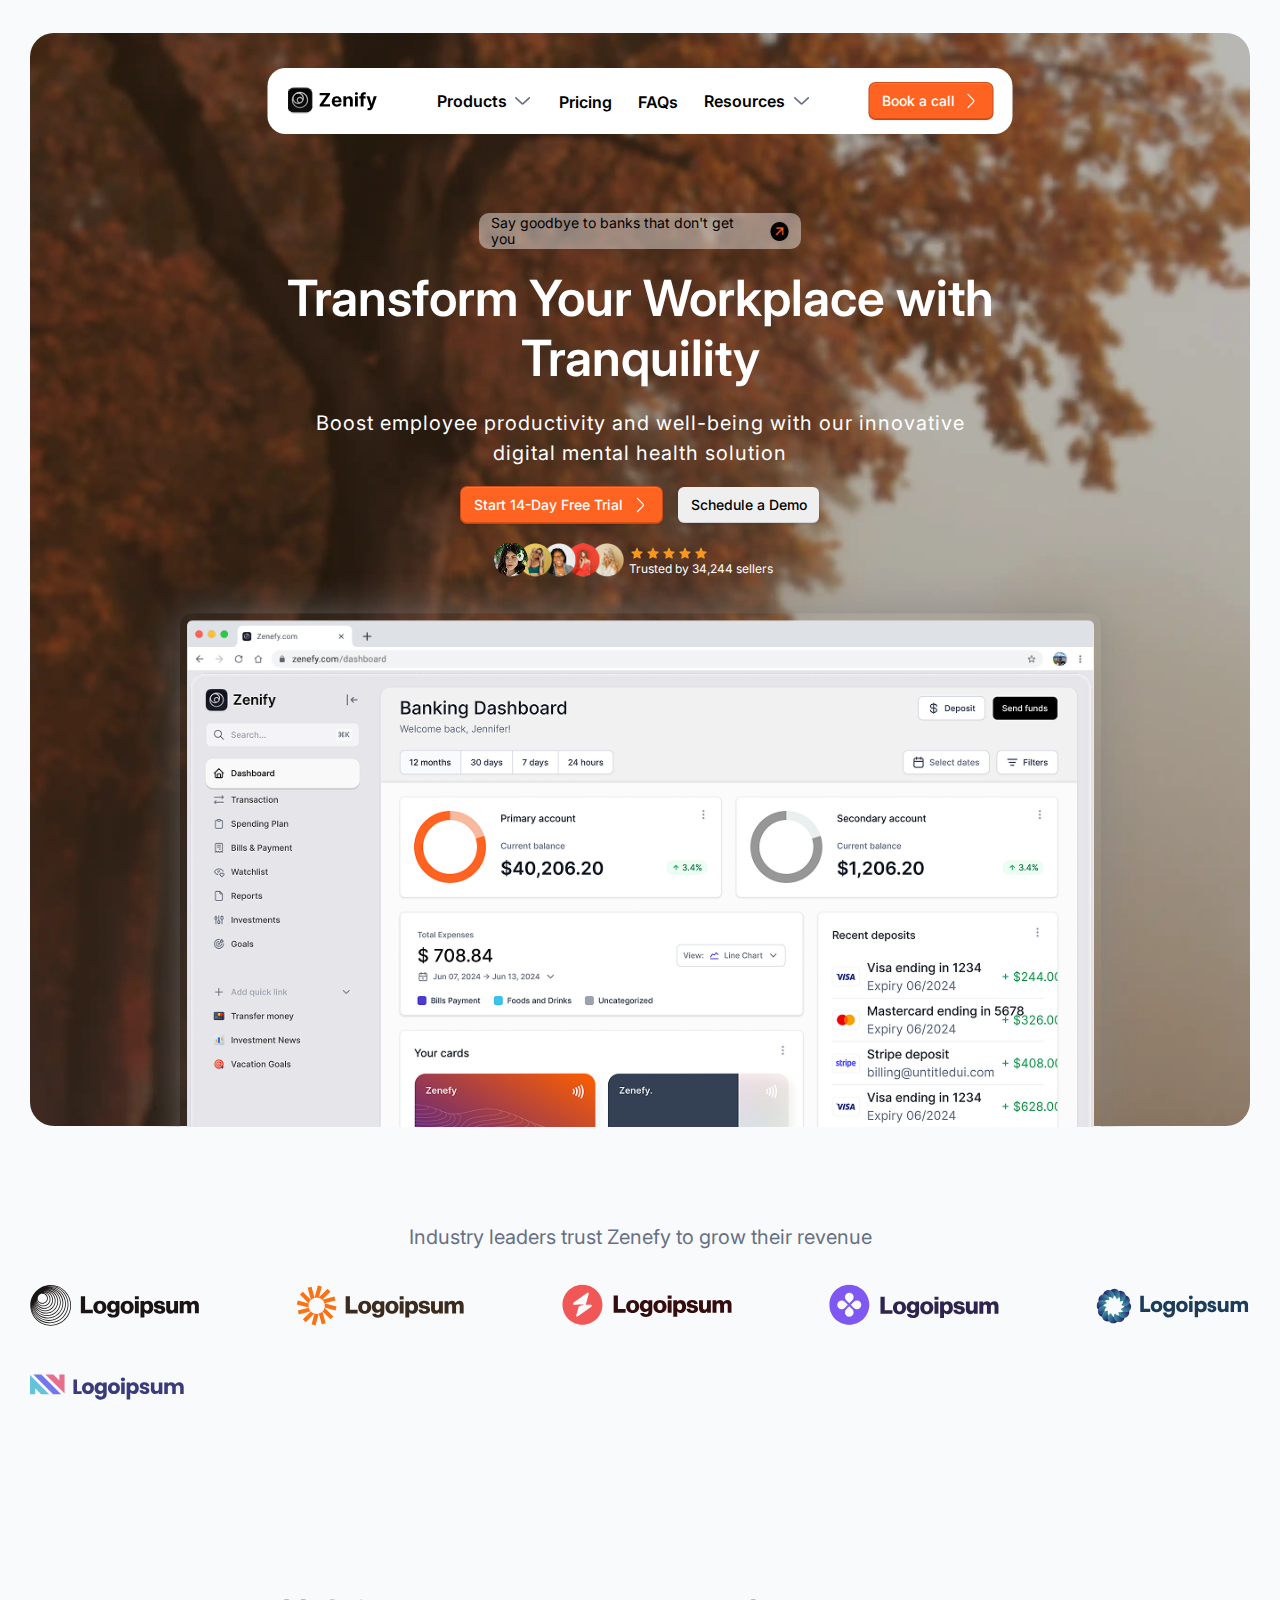
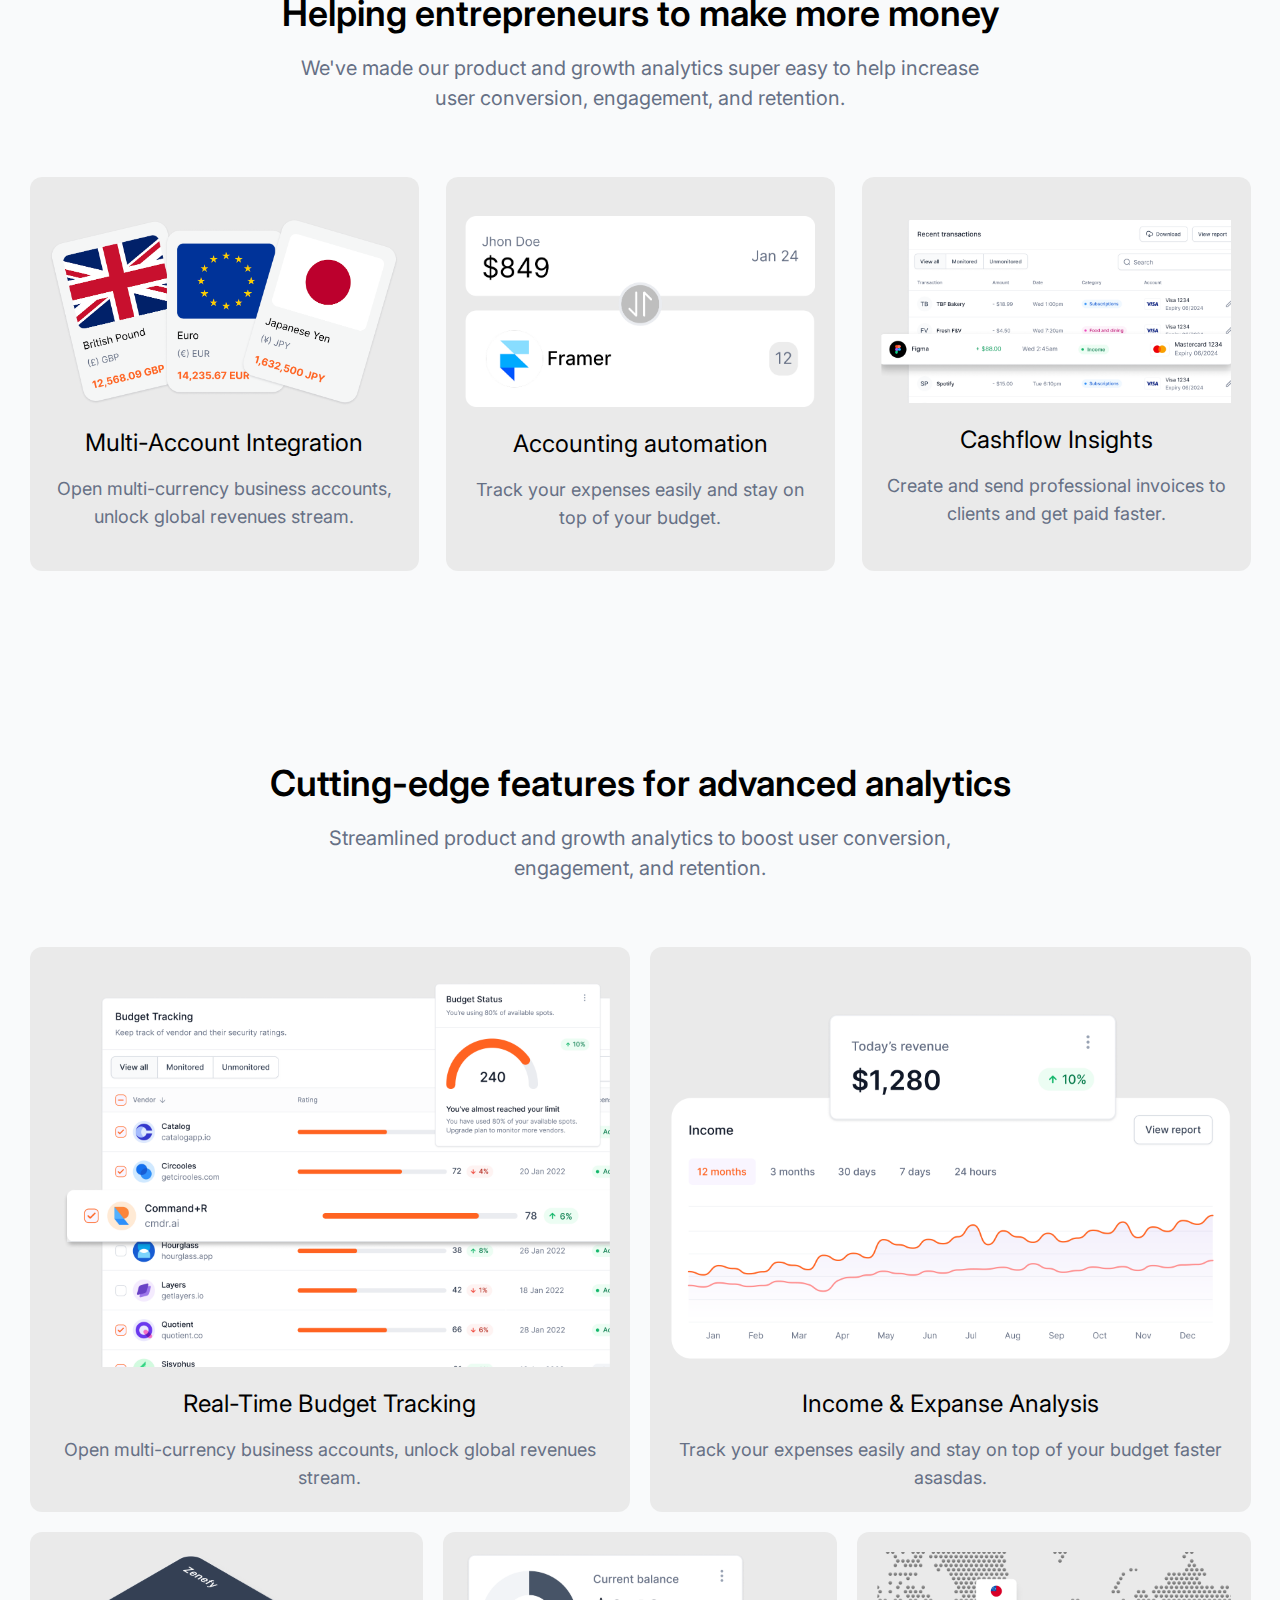
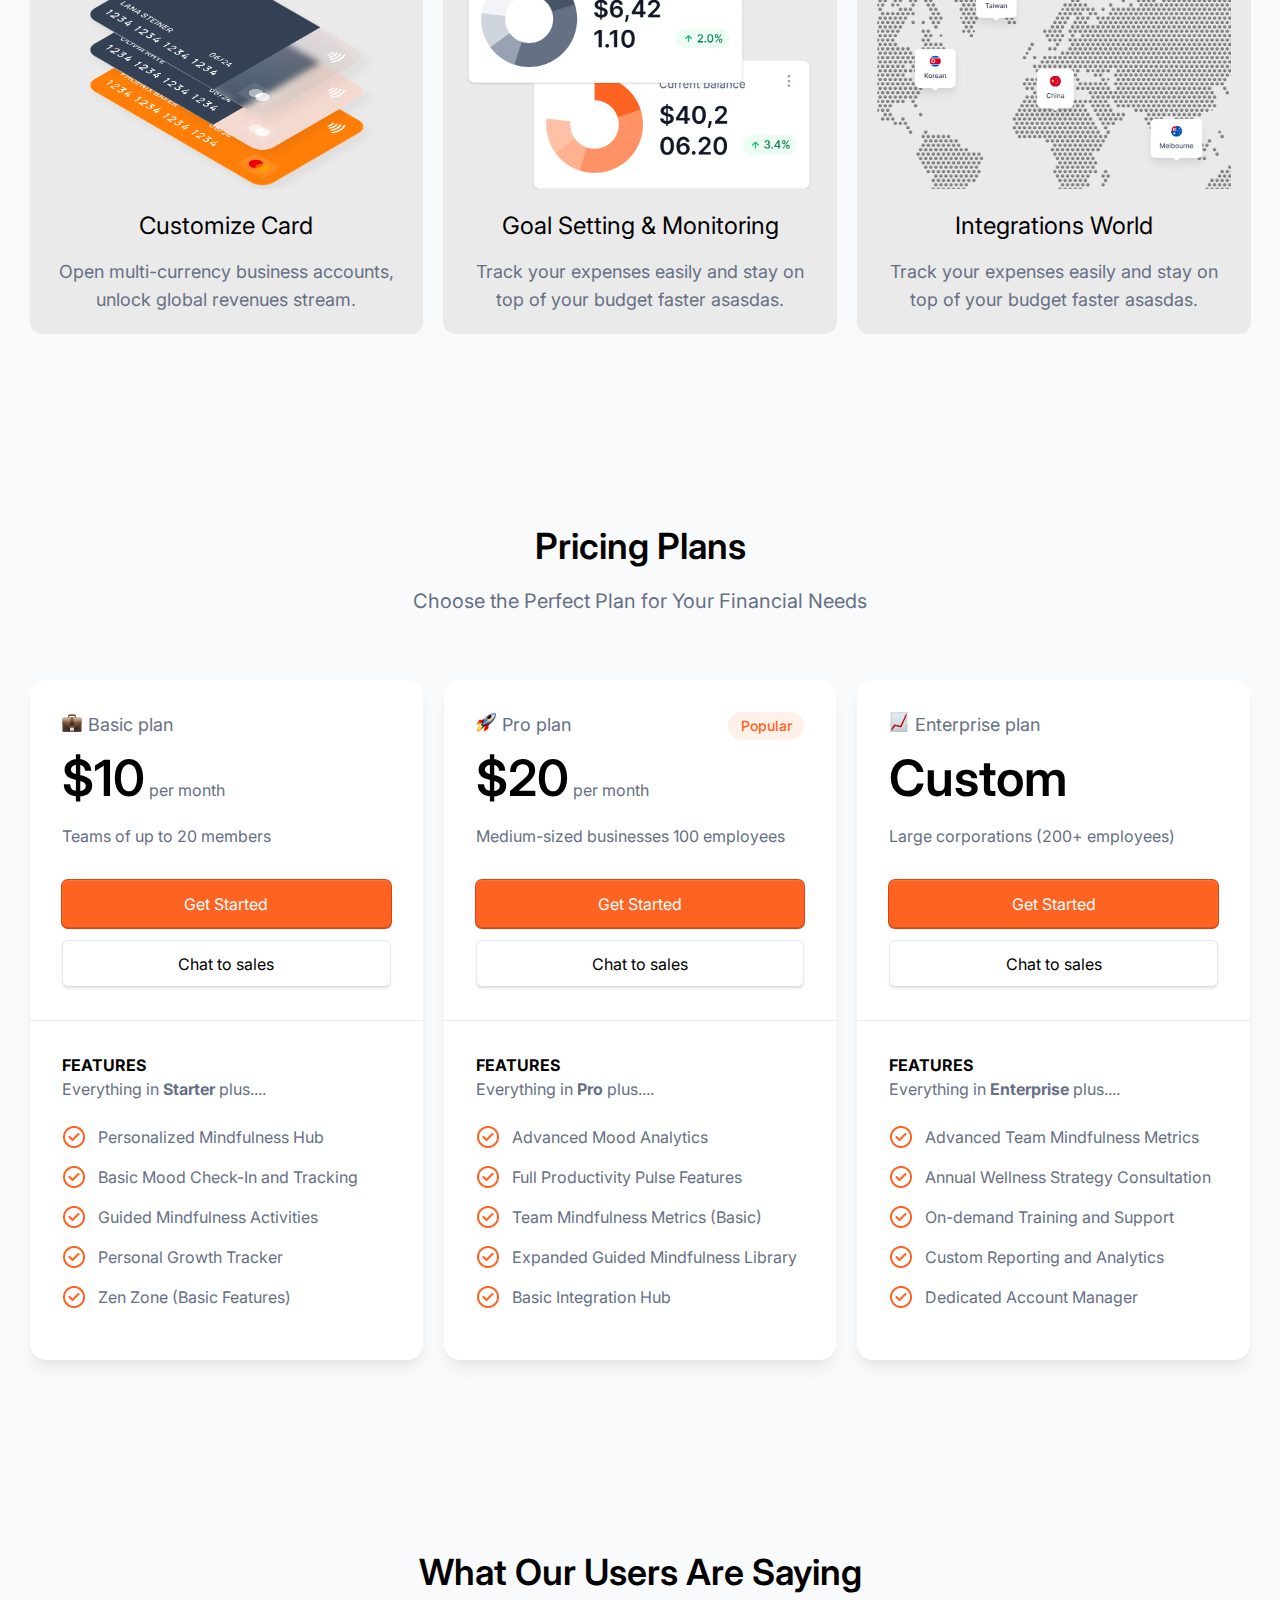
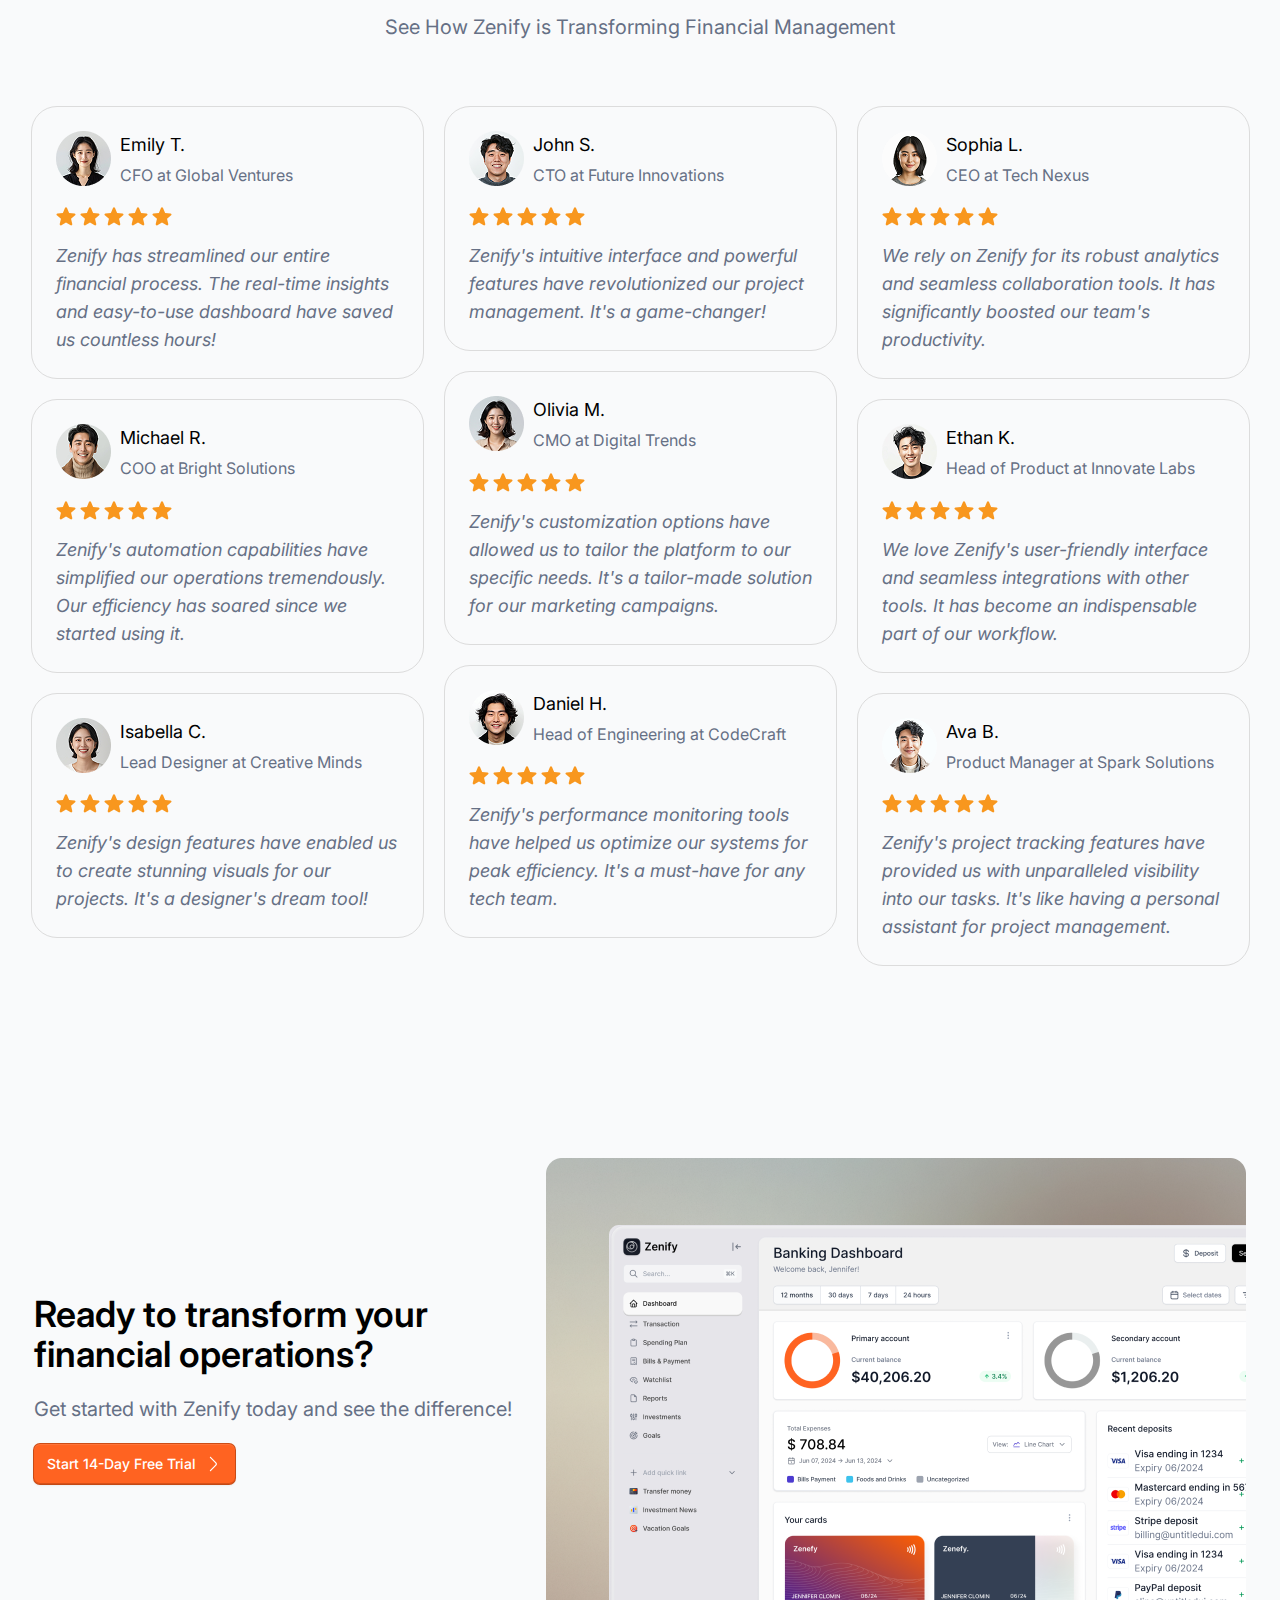
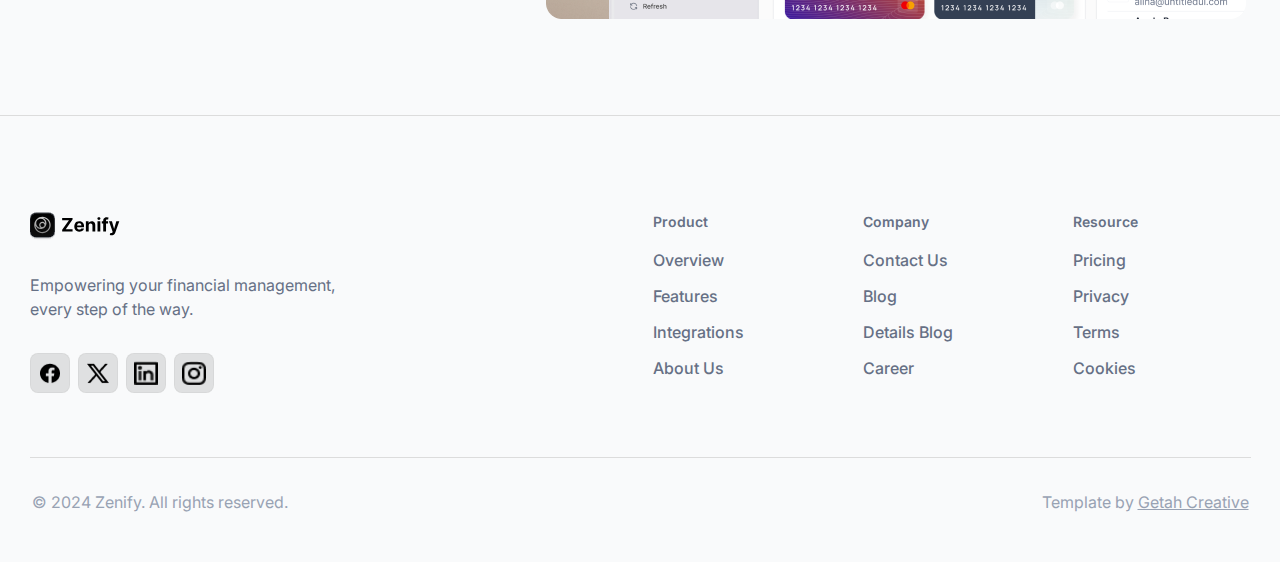
<file: index.html>
<!DOCTYPE html>
<html>
    
    <head>
        <meta charset="utf-8">
        <link rel="stylesheet" href="normalize.css">
        <link rel="stylesheet" href="style.css">
    </head>

    <body> 
    <div class="content">
        <header>
            <div class="header">
                <div class="logo">
                    <a href="index.html"><img src="images/Company-logo.svg"></a>
                </div>
                <div class="menu">
                    <nav>
                    <a href="feature.html" class="menu-link">Products<img src="images/button-icon.svg"></a>
                    <a href="#">Pricing</a>
                    <a href="#">FAQs</a>
                    <a href="#" class="menu-link">Resources<img src="images/button-icon.svg"></a>
                    </nav>
                </div>
                <div class="buttons">
                    <button class="button"><div style="width: 73px;">Book a call</div><img src="images/arrow-right.svg"></button>
                </div>
            </div>
        </header>
        <div class="header-wrapper">
        
        

        <div class="main">
            <div class="info">
                <div class="goodbye">
                    <p>Say goodbye to banks that don't get you</p><img src="images/arrow-right-up-line.png">
                </div>
                <div class="title">
                    <p>Transform Your Workplace with Tranquility</p>
                </div>
                <div class="subtitle">
                    <p>Boost employee productivity and well-being with our innovative digital mental health solution</p>
                </div>
                <div class="new-buttons">
                    <button class="button2"><div style="width: 151px;">Start 14-Day Free Trial</div><img src="images/arrow-right.svg"></button>
                    <button class="button3">Schedule a Demo</button>
                </div>
                <div class="testimonials">
                    <div class="photos">
                        <img src="images/Ellipse 4135.png" style="z-index: 5;">
                        <img src="images/Ellipse 4136.png" style="z-index: 4;">
                        <img src="images/Ellipse 4137.png" style="z-index: 3;">
                        <img src="images/Ellipse 4138.png" style="z-index: 2;">
                        <img src="images/Ellipse 4139.png" style="z-index: 1;">
                    </div>
                    <div class="review">
                        <div class="stars">
                            <div class="star"><img src="images/Vector.svg"></div>
                            <div class="star"><img src="images/Vector.svg"></div>
                            <div class="star"><img src="images/Vector.svg"></div>
                            <div class="star"><img src="images/Vector.svg"></div>
                            <div class="star"><img src="images/Vector.svg"></div>
                        </div>
                        <div class="trusted">
                            <p>Trusted by 34,244 sellers</p>
                        </div>
                    </div>
                </div>
            </div>
            <div class="main-pic">
                <img src="images/Light.png">
            </div>
        </div>
        </div>
        <div class="industry">
            <div class="industryText">
                <p>Industry leaders trust Zenefy to grow their revenue</p>
            </div>
            <div class="industryLogos">
                <img src="images/Logo COmpany.svg">
                <img src="images/Logo COmpany (1).svg">
                <img src="images/Logo COmpany (2).svg">
                <img src="images/Logo COmpany (3).svg">
                <img src="images/Logo COmpany (4).svg">
                <img src="images/Logo COmpany (5).svg">
            </div>
        </div>

        <div class="help">
            <h1>Helping entrepreneurs to make more money</h1>
            <p>We've made our product and growth analytics super easy to help increase user conversion, engagement, and retention.</p>
        </div>

        <div class="proList">
        <div class="pros">
            <div class="pro">
                <img src="images/Container (5).png">
                <p class="card-name">Multi-Account Integration</p>
                <p class="card-text">Open multi-currency business accounts, unlock global revenues stream.</p>
            </div>
            <div class="pro">
                <img src="images/Container (4).png">
                <p class="card-name">Accounting automation</p>
                <p class="card-text">Track your expenses easily and stay on top of your budget.</p>
            </div>
            <div class="pro">
                <img src="images/Container (3).png">
                <p class="card-name">Cashflow Insights</p>
                <p class="card-text">Create and send professional invoices to clients and get paid faster.</p>
            </div>
        </div>
        </div>

        <div class="help">
            <h1>Cutting-edge features for advanced analytics</h1>
            <p>Streamlined product and growth analytics to boost user conversion, engagement, and retention.</p>
        </div>

        <div class="cards">
            <div class="big-cards">
                <div class="big-card">
                    <img src="images/Img.png">
                    <p class="card-name">Real-Time Budget Tracking</p>
                    <p class="card-text">Open multi-currency business accounts, unlock global revenues stream.</p>
                </div>
                <div class="big-card">
                    <img src="images/Img (2).png">
                    <p class="card-name">Income & Expanse Analysis</p>
                    <p class="card-text">Track your expenses easily and stay on top of your budget faster asasdas.</p>
                </div>
            </div>
            <div class="small-cards">
                <div class="small-card">
                    <img src="images/Img (1).png">
                    <p class="card-name">Customize Card</p>
                    <p class="card-text">Open multi-currency business accounts, unlock global revenues stream.</p>
                </div>
                <div class="small-card">
                    <img src="images/Img (3).png">
                    <p class="card-name">Goal Setting & Monitoring</p>
                    <p class="card-text">Track your expenses easily and stay on top of your budget faster asasdas.</p>
                </div>
                <div class="small-card">
                    <img src="images/Img (4).png">
                    <p class="card-name">Integrations World</p>
                    <p class="card-text">Track your expenses easily and stay on top of your budget faster asasdas.</p>
                </div>
            </div>
        </div>

        <div class="help">
            <h1>Pricing Plans</h1>
            <p>Choose the Perfect Plan for Your Financial Needs</p>
        </div>

        <div class="pricing">
            <div class="pricing-plan">
                <div class="check">
                <div class="plan-name"><img src="images/briefcase_1f4bc.png"><p>Basic plan</p></div>
                <div class="price"><p>$10</p><p>per month</p></div>
                <p class="teams">Teams of up to 20 members</p>
                <div class="pricing-buttons"><button class="button4">Get Started</button>
                <button class="button5">Chat to sales</button></div>
                </div>
                <div class="check2">
                <p class="features">FEATURES</p>
                <p class="plan-features">Everything in <b>Starter</b> plus....</p>
                <div class="checkboxes">
                <div class="checkbox">
                    <img src="images/Check-icon.png"><p>Personalized Mindfulness Hub</p>
                </div>
                <div class="checkbox">
                    <img src="images/Check-icon.png"><p>Basic Mood Check-In and Tracking</p>
                </div>
                <div class="checkbox">
                    <img src="images/Check-icon.png"><p>Guided Mindfulness Activities</p>
                </div>
                <div class="checkbox">
                    <img src="images/Check-icon.png"><p>Personal Growth Tracker</p>
                </div>
                <div class="checkbox">
                    <img src="images/Check-icon.png"><p>Zen Zone (Basic Features)</p>
                </div>
                </div>
                </div>
            </div>
            <div class="pricing-plan">
                <div class="check">
                <div class="popular-plan"><div class="plan-name"><img src="images/rocket_1f680.png"><p>Pro plan</p></div><p class="popular">Popular</p></div>
                <div class="price"><p>$20</p><p>per month</p></div>
                <p class="teams">Medium-sized businesses 100 employees</p>
                <div class="pricing-buttons"><button class="button4">Get Started</button>
                <button class="button5">Chat to sales</button></div>
                </div>
                <div class="check2">
                <p class="features">FEATURES</p>
                <p class="plan-features">Everything in <b>Pro</b> plus....</p>
                <div class="checkboxes">
                <div class="checkbox">
                    <img src="images/Check-icon.png"><p>Advanced Mood Analytics</p>
                </div>
                <div class="checkbox">
                    <img src="images/Check-icon.png"><p>Full Productivity Pulse Features</p>
                </div>
                <div class="checkbox">
                    <img src="images/Check-icon.png"><p>Team Mindfulness Metrics (Basic)</p>
                </div>
                <div class="checkbox">
                    <img src="images/Check-icon.png"><p>Expanded Guided Mindfulness Library</p>
                </div>
                <div class="checkbox">
                    <img src="images/Check-icon.png"><p>Basic Integration Hub</p>
                </div>
                </div>
                </div>
            </div>
            <div class="pricing-plan">
                <div class="check">
                <div class="plan-name"><img src="images/chart-increasing_1f4c8.png"><p>Enterprise plan</p></div>
                <div class="price"><p>Custom</p><p></p></div>
                <p class="teams">Large corporations (200+ employees)</p>
                <div class="pricing-buttons"><button class="button4">Get Started</button>
                <button class="button5">Chat to sales</button></div>
                </div>
                <div class="check2">
                <p class="features">FEATURES</p>
                <p class="plan-features">Everything in <b>Enterprise</b> plus....</p>
                <div class="checkboxes">
                <div class="checkbox">
                    <img src="images/Check-icon.png"><p>Advanced Team Mindfulness Metrics</p>
                </div>
                <div class="checkbox">
                    <img src="images/Check-icon.png"><p>Annual Wellness Strategy Consultation</p>
                </div>
                <div class="checkbox">
                    <img src="images/Check-icon.png"><p>On-demand Training and Support</p>
                </div>
                <div class="checkbox">
                    <img src="images/Check-icon.png"><p>Custom Reporting and Analytics</p>
                </div>
                <div class="checkbox">
                    <img src="images/Check-icon.png"><p>Dedicated Account Manager</p>
                </div>
                </div>
                </div>
            </div>
        </div>

        <div class="help">
            <h1>What Our Users Are Saying</h1>
            <p>See How Zenify is Transforming Financial Management</p>
        </div>

        <div class="reviews">
            <div class="review-column">
                <div class="review2">
                    <div class="person">
                        <div class="person-pic"><img src="images/Emily.png"></div>
                        <div class="person-info">
                            <div class="person-name"><p>Emily T.</p></div>
                            <div class="person-job">CFO at Global Ventures</div>
                        </div>
                    </div>
                    <div class="rate">
                        <img src="images/Vector.svg">
                        <img src="images/Vector.svg">
                        <img src="images/Vector.svg">
                        <img src="images/Vector.svg">
                        <img src="images/Vector.svg">
                    </div>
                    <div class="review-text">
                        <p>Zenify has streamlined our entire financial process. The real-time insights and easy-to-use dashboard have saved us countless hours!</p>
                    </div>
                </div>

                <div class="review2">
                    <div class="person">
                        <div class="person-pic"><img src="images/Isabella.png"></div>
                        <div class="person-info">
                            <div class="person-name"><p>Michael R.</p></div>
                            <div class="person-job">COO at Bright Solutions</div>
                        </div>
                    </div>
                    <div class="rate">
                        <img src="images/Vector.svg">
                        <img src="images/Vector.svg">
                        <img src="images/Vector.svg">
                        <img src="images/Vector.svg">
                        <img src="images/Vector.svg">
                    </div>
                    <div class="review-text">
                        <p>Zenify's automation capabilities have simplified our operations tremendously. Our efficiency has soared since we started using it.</p>
                    </div>
                </div>

                <div class="review2">
                    <div class="person">
                        <div class="person-pic"><img src="images/Michael.png"></div>
                        <div class="person-info">
                            <div class="person-name"><p>Isabella C.</p></div>
                            <div class="person-job">Lead Designer at Creative Minds</div>
                        </div>
                    </div>
                    <div class="rate">
                        <img src="images/Vector.svg">
                        <img src="images/Vector.svg">
                        <img src="images/Vector.svg">
                        <img src="images/Vector.svg">
                        <img src="images/Vector.svg">
                    </div>
                    <div class="review-text">
                        <p>Zenify's design features have enabled us to create stunning visuals for our projects. It's a designer's dream tool!</p>
                    </div>
                </div>
            </div>

            <div class="review-column">
                <div class="review2">
                    <div class="person">
                        <div class="person-pic"><img src="images/John.png"></div>
                        <div class="person-info">
                            <div class="person-name"><p>John S.</p></div>
                            <div class="person-job">CTO at Future Innovations</div>
                        </div>
                    </div>
                    <div class="rate">
                        <img src="images/Vector.svg">
                        <img src="images/Vector.svg">
                        <img src="images/Vector.svg">
                        <img src="images/Vector.svg">
                        <img src="images/Vector.svg">
                    </div>
                    <div class="review-text">
                        <p>Zenify's intuitive interface and powerful features have revolutionized our project management. It's a game-changer!</p>
                    </div>
                </div>

                <div class="review2">
                    <div class="person">
                        <div class="person-pic"><img src="images/Olivia.png"></div>
                        <div class="person-info">
                            <div class="person-name"><p>Olivia M.</p></div>
                            <div class="person-job">CMO at Digital Trends</div>
                        </div>
                    </div>
                    <div class="rate">
                        <img src="images/Vector.svg">
                        <img src="images/Vector.svg">
                        <img src="images/Vector.svg">
                        <img src="images/Vector.svg">
                        <img src="images/Vector.svg">
                    </div>
                    <div class="review-text">
                        <p>Zenify's customization options have allowed us to tailor the platform to our specific needs. It's a tailor-made solution for our marketing campaigns.</p>
                    </div>
                </div>

                <div class="review2">
                    <div class="person">
                        <div class="person-pic"><img src="images/Daniel.png"></div>
                        <div class="person-info">
                            <div class="person-name"><p>Daniel H.</p></div>
                            <div class="person-job">Head of Engineering at CodeCraft</div>
                        </div>
                    </div>
                    <div class="rate">
                        <img src="images/Vector.svg">
                        <img src="images/Vector.svg">
                        <img src="images/Vector.svg">
                        <img src="images/Vector.svg">
                        <img src="images/Vector.svg">
                    </div>
                    <div class="review-text">
                        <p>Zenify's performance monitoring tools have helped us optimize our systems for peak efficiency. It's a must-have for any tech team.</p>
                    </div>
                </div>
            </div>

            <div class="review-column">
                <div class="review2">
                    <div class="person">
                        <div class="person-pic"><img src="images/Sophia.png"></div>
                        <div class="person-info">
                            <div class="person-name"><p>Sophia L.</p></div>
                            <div class="person-job">CEO at Tech Nexus</div>
                        </div>
                    </div>
                    <div class="rate">
                        <img src="images/Vector.svg">
                        <img src="images/Vector.svg">
                        <img src="images/Vector.svg">
                        <img src="images/Vector.svg">
                        <img src="images/Vector.svg">
                    </div>
                    <div class="review-text">
                        <p>We rely on Zenify for its robust analytics and seamless collaboration tools. It has significantly boosted our team's productivity.</p>
                    </div>
                </div>

                <div class="review2">
                    <div class="person">
                        <div class="person-pic"><img src="images/Ethan.png"></div>
                        <div class="person-info">
                            <div class="person-name"><p>Ethan K.</p></div>
                            <div class="person-job">Head of Product at Innovate Labs</div>
                        </div>
                    </div>
                    <div class="rate">
                        <img src="images/Vector.svg">
                        <img src="images/Vector.svg">
                        <img src="images/Vector.svg">
                        <img src="images/Vector.svg">
                        <img src="images/Vector.svg">
                    </div>
                    <div class="review-text">
                        <p>We love Zenify's user-friendly interface and seamless integrations with other tools. It has become an indispensable part of our workflow.</p>
                    </div>
                </div>

                <div class="review2">
                    <div class="person">
                        <div class="person-pic"><img src="images/Ava.png"></div>
                        <div class="person-info">
                            <div class="person-name"><p>Ava B.</p></div>
                            <div class="person-job">Product Manager at Spark Solutions</div>
                        </div>
                    </div>
                    <div class="rate">
                        <img src="images/Vector.svg">
                        <img src="images/Vector.svg">
                        <img src="images/Vector.svg">
                        <img src="images/Vector.svg">
                        <img src="images/Vector.svg">
                    </div>
                    <div class="review-text">
                        <p>Zenify's project tracking features have provided us with unparalleled visibility into our tasks. It's like having a personal assistant for project management.</p>
                    </div>
                </div>
            </div>
        </div>

        <div class="CTA">
            <div class="CTA-text">
                <h1>Ready to transform your financial operations?</h1>
                <p>Get started with Zenify today and see the difference!</p>
                <button class="button2"><div style="width: 151px;">Start 14-Day Free Trial</div><img src="images/arrow-right.svg"></button>
            </div>
            <div class="CTA-pic"><img src="images/App.png"></div>
        </div>

    </div>

        <div class="footer">
            <div class="company-footer">
               <img class="footer-logo" src="images/Company-logo.svg">
               <p>Empowering your financial management, every step of the way.</p>
               <div class="socials">
                <a href="#"><div class="social"><img src="images/facebook-circle-fill.png"></div></a>
                <a href="#"><div class="social"><img src="images/twitter-x-line.png"></div></a>
                <a href="#"><div class="social"><img src="images/linkedin.png"></div></a>
                <a href="#"><div class="social"><img src="images/Vector (1).png"></div></a>
               </div>
            </div>
            <div class="menu-footer">
                <div class="section">
                    <p>Product</p>
                    <div class="sections"><a href="index.html">Overview</a>
                    <a href="feature.html">Features</a>
                    <a href="integration.html">Integrations</a>
                    <a href="about.html">About Us</a></div>
                </div>
                <div class="section">
                    <p>Company</p>
                    <div class="sections"><a href="contact.html">Contact Us</a>
                    <a href="#">Blog</a>
                    <a href="#">Details Blog</a>
                    <a href="#">Career</a></div>
                </div>
                <div class="section">
                    <p>Resource</p>
                    <div class="sections"><a href="#">Pricing</a>
                    <a href="#">Privacy</a>
                    <a href="#">Terms</a>
                    <a href="#">Cookies</a></div>
                </div>
            </div>
        </div>

        <div class="rights">
            <div><p>© 2024 Zenify. All rights reserved.</p></div>
            <div><p>Template by <a href="#">Getah Creative</a></p></div>
        </div>

    </body>
</html>
</file>
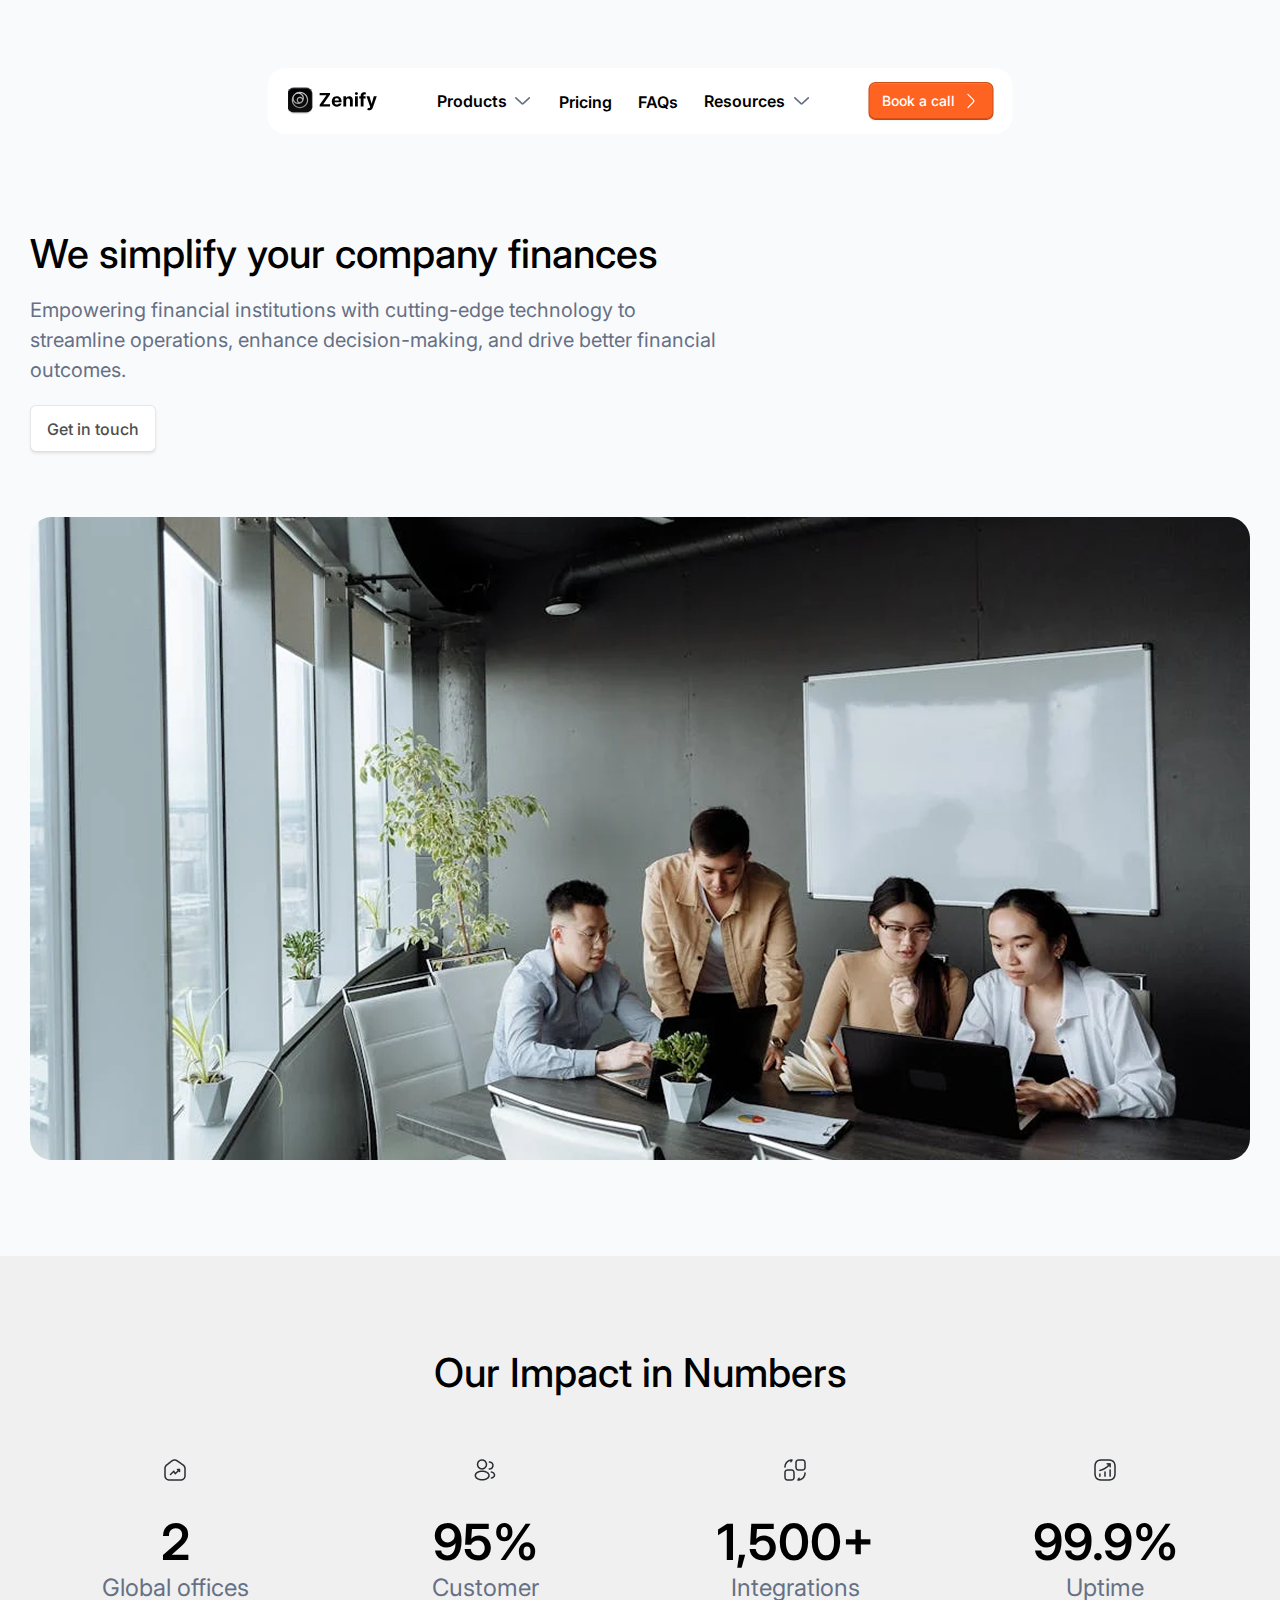
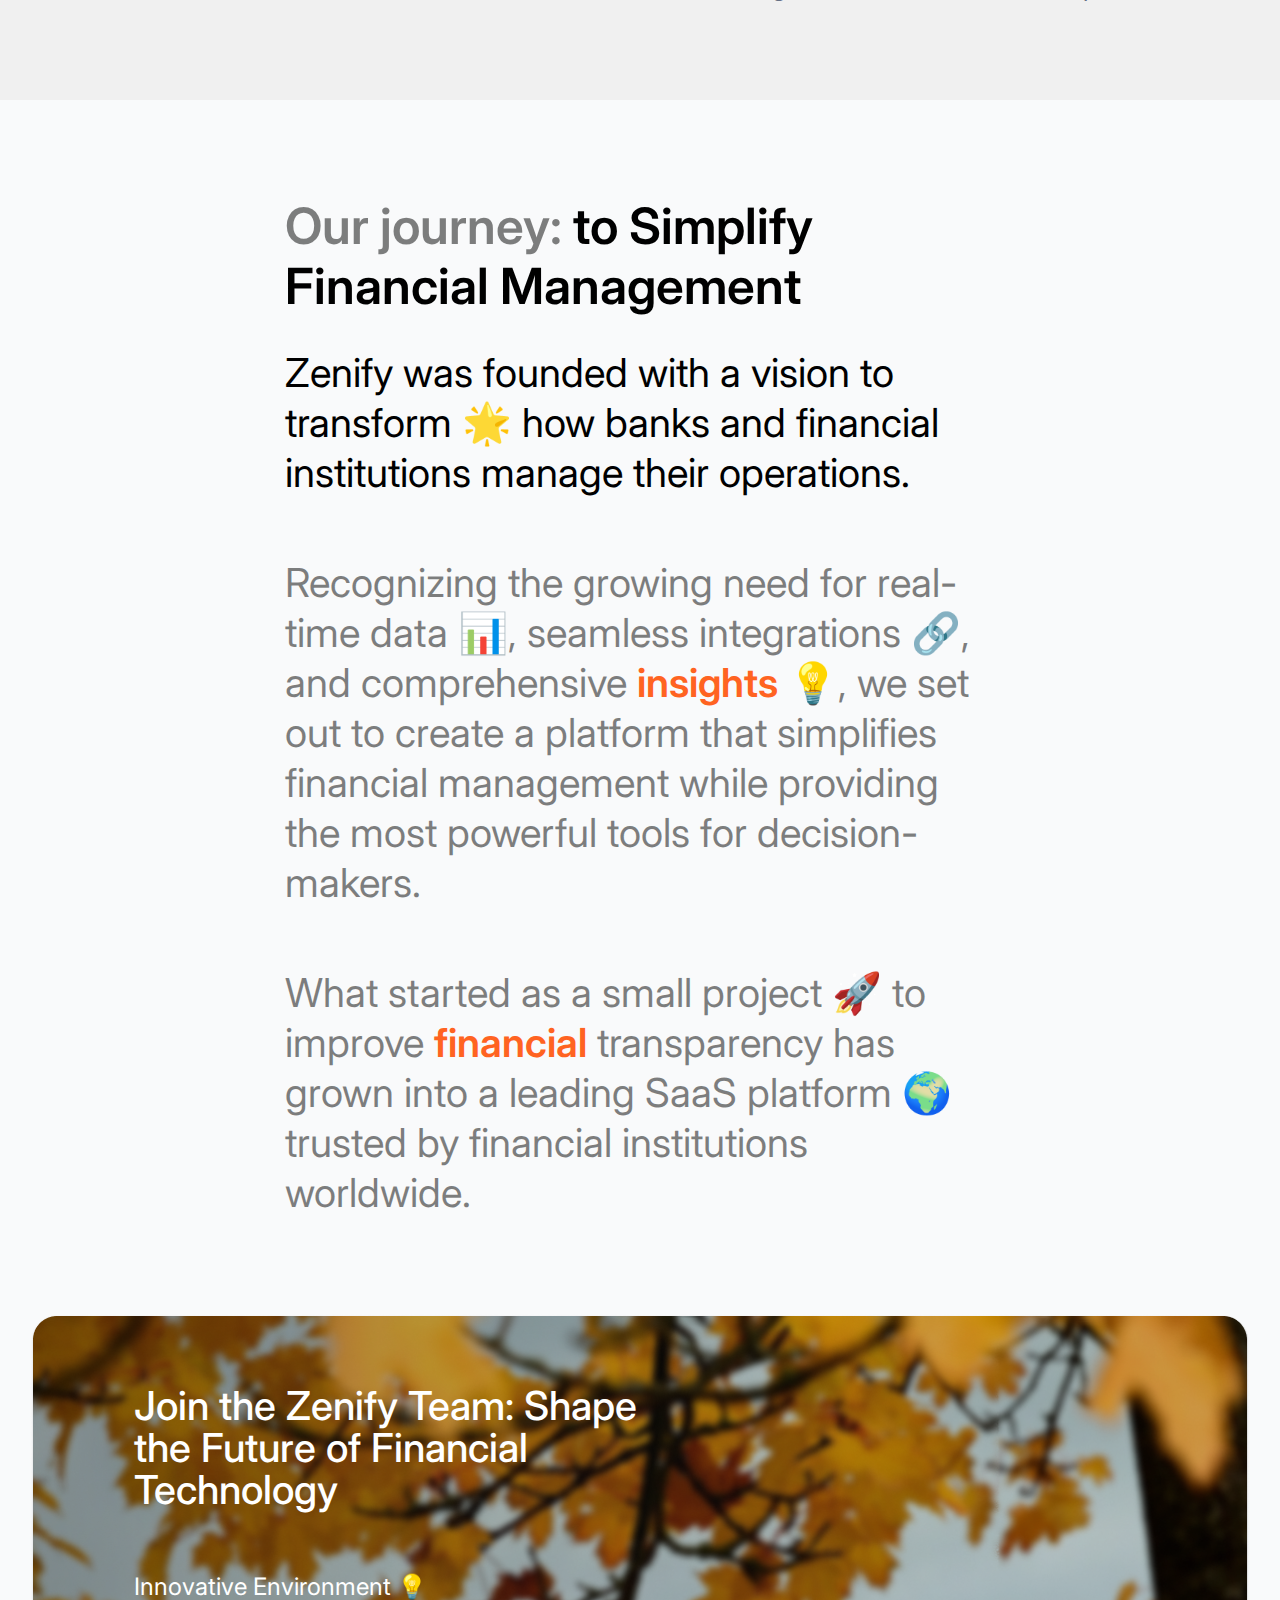
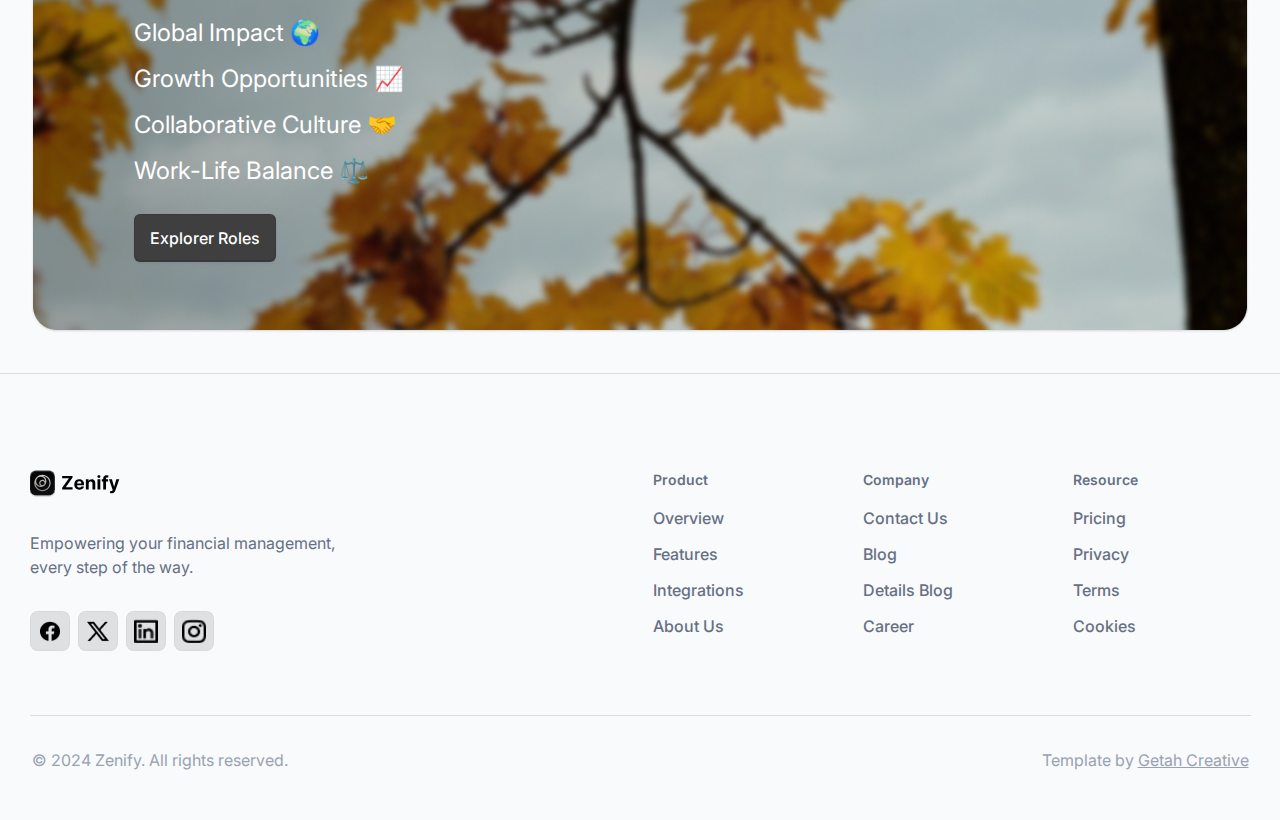
<file: about.html>
<!DOCTYPE html>
<html>
    
    <head>
        <meta charset="utf-8">
        <link rel="stylesheet" href="normalize.css">
        <link rel="stylesheet" href="style.css">
    </head>

    <body> 
    <div class="content">
        <header>
            <div class="header">
                <div class="logo">
                    <a href="index.html"><img src="images/Company-logo.svg"></a>
                </div>
                <div class="menu">
                    <nav>
                    <a href="feature.html" class="menu-link">Products<img src="images/button-icon.svg"></a>
                    <a href="#">Pricing</a>
                    <a href="#">FAQs</a>
                    <a href="#" class="menu-link">Resources<img src="images/button-icon.svg"></a>
                    </nav>
                </div>
                <div class="buttons">
                    <button class="button"><div style="width: 73px;">Book a call</div><img src="images/arrow-right.svg"></button>
                </div>
            </div>
        </header>

        <div class="about-us">
            <div class="about-header">
                <p class="about-title">We simplify your company finances</p>
                <p class="about-subtitle">Empowering financial institutions with cutting-edge technology to streamline operations, enhance decision-making, and drive better financial outcomes.</p>
                <button class="get-in-touch">Get in touch</button>
            </div>

            <div class="about-photo">
                <img src="images/about.png">
            </div>
        </div>
    </div>

    <div class="numbers">
        <div class="numbers-title">
            <p>Our Impact in Numbers</p>
        </div>
        <div class="numbers-themselves">
            <div class="number">
                <img src="images/home-trend-up.png">
                <p class="num">2</p>
                <p class="num-expl">Global offices</p>
            </div>

            <div class="number">
                <img src="images/profile-2user.png">
                <p class="num">95%</p>
                <p class="num-expl">Customer</p>
            </div>

            <div class="number">
                <img src="images/convertshape.png">
                <p class="num">1,500+</p>
                <p class="num-expl">Integrations</p>
            </div>

            <div class="number">
                <img src="images/status-up.png">
                <p class="num">99.9%</p>
                <p class="num-expl">Uptime</p>
            </div>
        </div>
    </div>

    <div class="content">
        <div class="journey">
            <div class="jorney-title"><span class="span1">Our journey:</span><span class="span2"> to Simplify<br>Financial Management</span></div>
            <div class="journey-text">
                <div class="journey-text1"><span>Zenify was founded with a vision to transform 🌟 how banks and financial institutions</span><span class="span1"> manage their operations. </span></div>
                <div class="journey-text2"><span class="span1">Recognizing the growing need for real-time data <span class="emoji">📊</span>, seamless integrations <span class="emoji">🔗</span>, and comprehensive <span class="span-orange">insights</span> <span class="emoji">💡</span>, we set out to create a platform that simplifies financial management while providing the most powerful tools for decision-makers.</span></div>
                <div class="journey-text2"><span class="span1">What started as a small project <span class="emoji">🚀</span> to improve <span class="span-orange">financial</span> transparency has grown into a leading SaaS platform <span class="emoji">🌍</span> trusted by financial institutions worldwide.</span></div>
            </div>
        </div>

        <div class="join-zenify">
            <div class="join-texts">
                <div class="join-heading"><p>Join the Zenify Team: Shape the Future of Financial Technology</p></div>
                <div class="join-lists-buttons">
                    <div class="join-list">
                        <span>Innovative Environment 💡</span>
                        <span>Global Impact 🌍</span>
                        <span>Growth Opportunities 📈</span>
                        <span>Collaborative Culture 🤝</span>
                        <span>Work-Life Balance ⚖️</span>
                    </div>
                    <div class="join-button">
                        <button class="explorer-roles">Explorer Roles</button>
                    </div>
                </div>
            </div>
        </div>
    </div>

    <div class="footer">
            <div class="company-footer">
               <img class="footer-logo" src="images/Company-logo.svg">
               <p>Empowering your financial management, every step of the way.</p>
               <div class="socials">
                <a href="#"><div class="social"><img src="images/facebook-circle-fill.png"></div></a>
                <a href="#"><div class="social"><img src="images/twitter-x-line.png"></div></a>
                <a href="#"><div class="social"><img src="images/linkedin.png"></div></a>
                <a href="#"><div class="social"><img src="images/Vector (1).png"></div></a>
               </div>
            </div>
            <div class="menu-footer">
                <div class="section">
                    <p>Product</p>
                    <div class="sections"><a href="index.html">Overview</a>
                    <a href="feature.html">Features</a>
                    <a href="integration.html">Integrations</a>
                    <a href="about.html">About Us</a></div>
                </div>
                <div class="section">
                    <p>Company</p>
                    <div class="sections"><a href="contact.html">Contact Us</a>
                    <a href="#">Blog</a>
                    <a href="#">Details Blog</a>
                    <a href="career.html">Career</a></div>
                </div>
                <div class="section">
                    <p>Resource</p>
                    <div class="sections"><a href="#">Pricing</a>
                    <a href="#">Privacy</a>
                    <a href="#">Terms</a>
                    <a href="#">Cookies</a></div>
                </div>
            </div>
        </div>

        <div class="rights">
            <div><p>© 2024 Zenify. All rights reserved.</p></div>
            <div><p>Template by <a href="#">Getah Creative</a></p></div>
        </div>

    <script src="script.js"></script>
    </body>
</html>
</file>
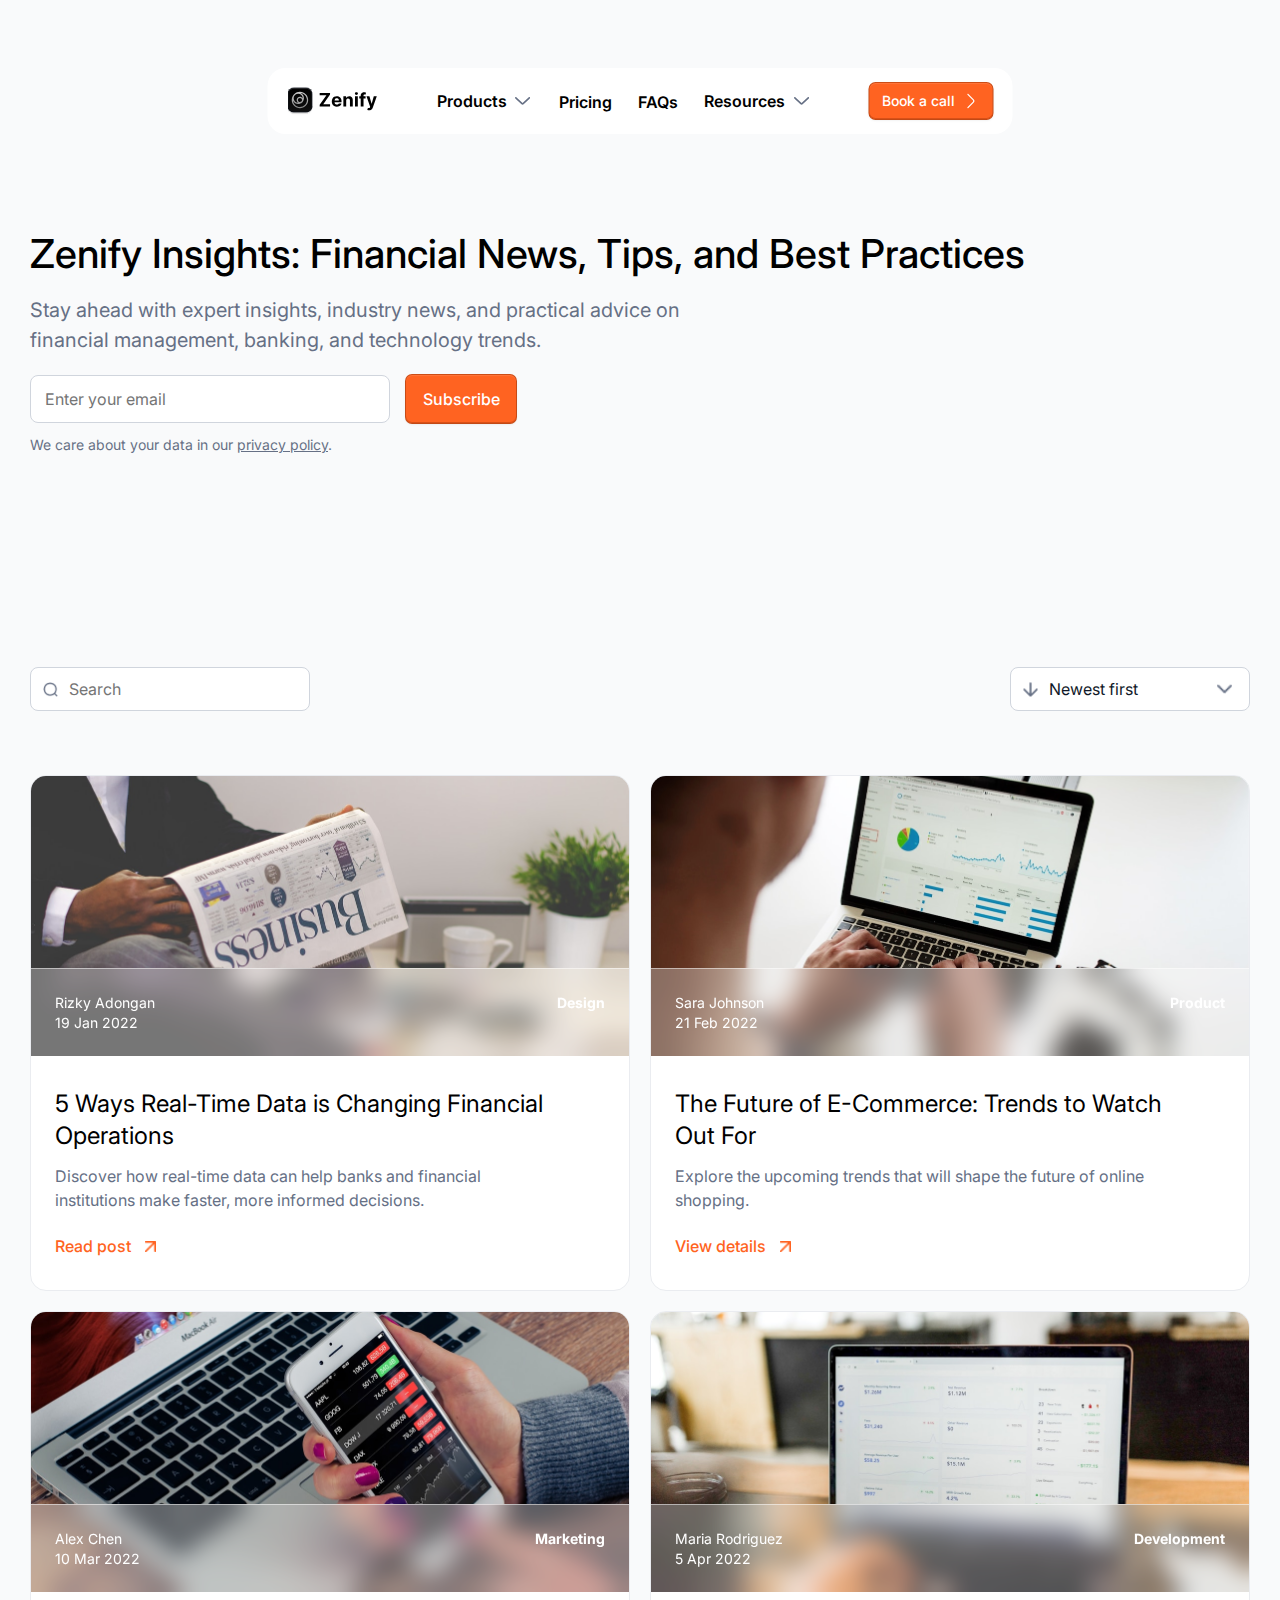
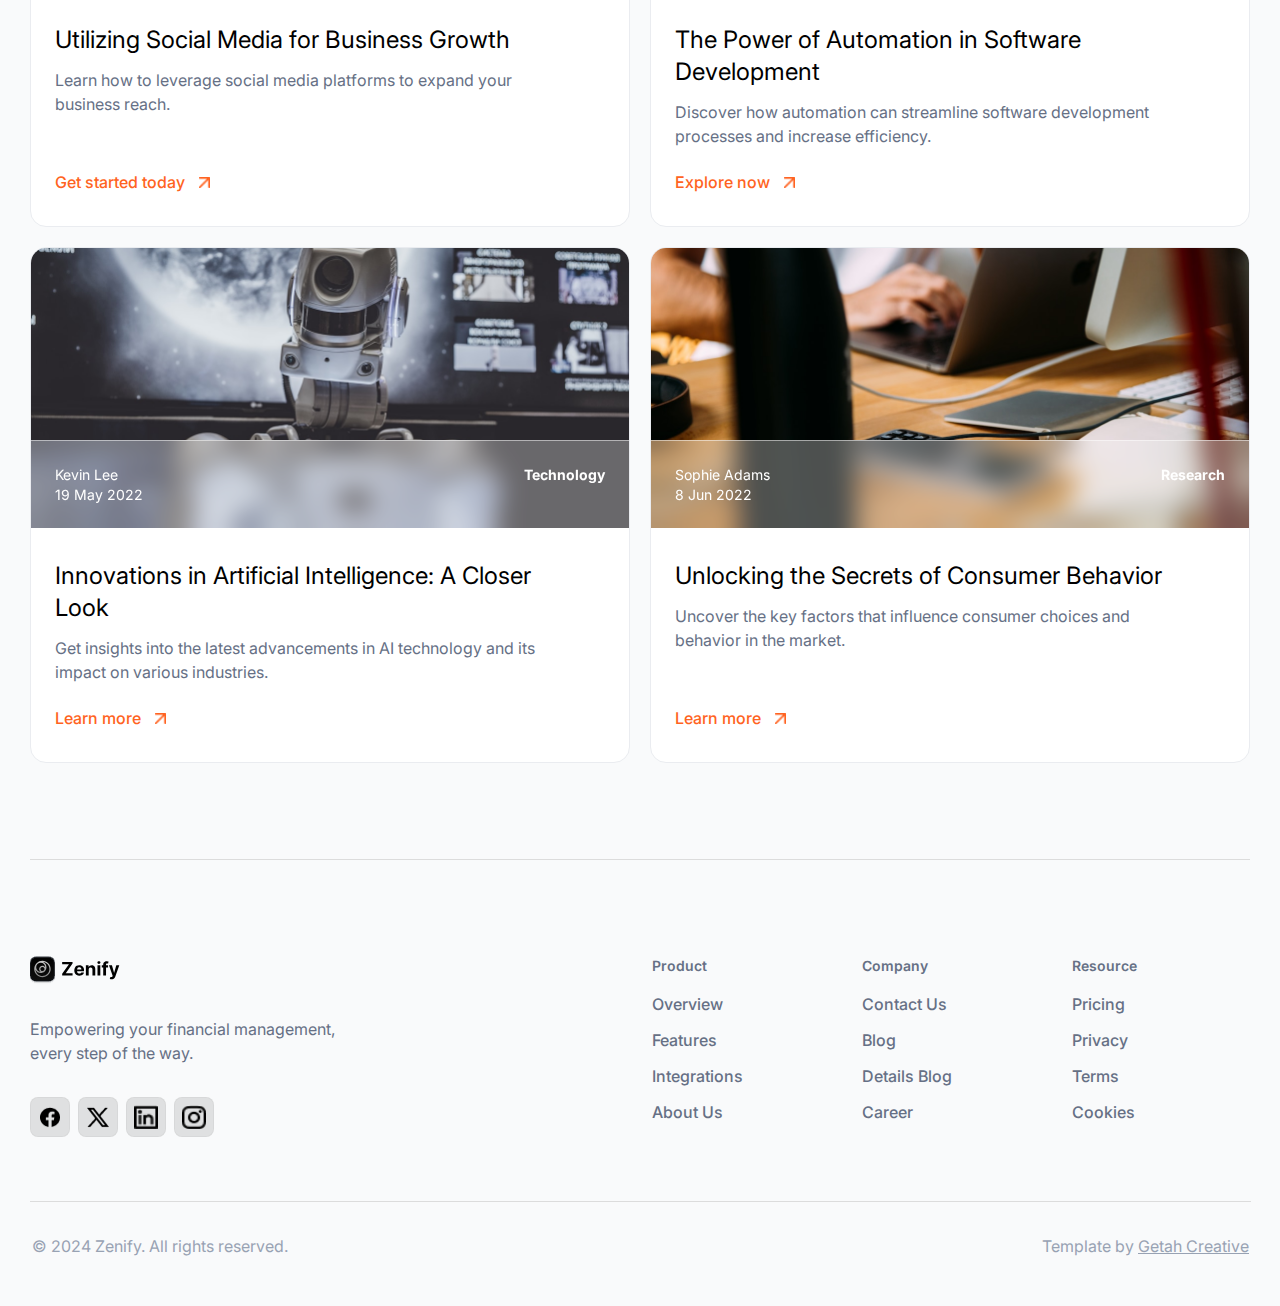
<file: blog.html>
<!DOCTYPE html>
<html>
    
    <head>
        <meta charset="utf-8">
        <link rel="stylesheet" href="normalize.css">
        <link rel="stylesheet" href="style.css">
    </head>

    <body> 
    <div class="content">
        <header>
            <div class="header">
                <div class="logo">
                    <a href="index.html"><img src="images/Company-logo.svg"></a>
                </div>
                <div class="menu">
                    <nav>
                    <a href="feature.html" class="menu-link">Products<img src="images/button-icon.svg"></a>
                    <a href="#">Pricing</a>
                    <a href="#">FAQs</a>
                    <a href="#" class="menu-link">Resources<img src="images/button-icon.svg"></a>
                    </nav>
                </div>
                <div class="buttons">
                    <button class="button"><div style="width: 73px;">Book a call</div><img src="images/arrow-right.svg"></button>
                </div>
            </div>
        </header>

        <div class="blog-header">
            <h1>Zenify Insights: Financial News, Tips, and Best Practices</h1>
            <p class="blog-p">Stay ahead with expert insights, industry news, and practical advice on financial management, banking, and technology trends.</p>
            <div class="subscribe">
                <form action="" class="contact-email">
                    <input type="email" id="input2" name="email" class="subscribe-email" placeholder="Enter your email">
                    <div id="error2" class="error"></div>
                </form>
                <button class="subscribe-button">Subscribe</button>
            </div>
            <p class="privacy-policy">We care about your data in our <a href="#"><u>privacy policy</u></a>.</p>
        </div>

        <div class="blog-filters">
            <form action="/search" method="get">
                <input type="search" name="search" placeholder="Search">
            </form>
            <select id="sort" name="sort">
                <option>Newest first</option>
                <option>Oldest first</option>
            </select>
        </div>

        <div class="blog-posts">
            <div class="blog-post">
                <div class="post-img">
                    <img src="images/blog1.jpg">
                    <div class="gradient">
                        <p class="post-author">Rizky Adongan<br>19 Jan 2022</p>
                        <p class="post-topic">Design</p>
                    </div>
                </div>
                <div class="post-text">
                    <div><p class="post-title">5 Ways Real-Time Data is Changing Financial Operations</p>
                    <p class="post-caption">Discover how real-time data can help banks and financial institutions make faster, more informed decisions.</p></div>
                    <a href="#"><div class="post-cta"><p>Read post</p><img src="images/orange-arrow.png"></div></a>
                </div>
            </div>

            <div class="blog-post">
                <div class="post-img">
                    <img src="images/post2.jpg">
                    <div class="gradient">
                        <p class="post-author">Sara Johnson<br>21 Feb 2022</p>
                        <p class="post-topic">Product</p>
                    </div>
                </div>
                <div class="post-text">
                    <div><p class="post-title">The Future of E-Commerce: Trends to Watch Out For</p>
                    <p class="post-caption">Explore the upcoming trends that will shape the future of online shopping.</p></div>
                    <a href="#"><div class="post-cta"><p>View details</p><img src="images/orange-arrow.png"></div></a>
                </div>
            </div>

            <div class="blog-post">
                <div class="post-img">
                    <img src="images/post3.jpg">
                    <div class="gradient">
                        <p class="post-author">Alex Chen<br>10 Mar 2022</p>
                        <p class="post-topic">Marketing</p>
                    </div>
                </div>
                <div class="post-text">
                    <div><p class="post-title">Utilizing Social Media for Business Growth</p>
                    <p class="post-caption">Learn how to leverage social media platforms to expand your business reach.</p></div>
                    <a href="#"><div class="post-cta"><p>Get started today</p><img src="images/orange-arrow.png"></div></a>
                </div>
            </div>

            <div class="blog-post">
                <div class="post-img">
                    <img src="images/post4.jpg">
                    <div class="gradient">
                        <p class="post-author">Maria Rodriguez<br>5 Apr 2022</p>
                        <p class="post-topic">Development</p>
                    </div>
                </div>
                <div class="post-text">
                    <div><p class="post-title">The Power of Automation in Software Development</p>
                    <p class="post-caption">Discover how automation can streamline software development processes and increase efficiency.</p></div>
                    <a href="#"><div class="post-cta"><p>Explore now</p><img src="images/orange-arrow.png"></div></a>
                </div>
            </div>

            <div class="blog-post">
                <div class="post-img">
                    <img src="images/post5.jpg">
                    <div class="gradient">
                        <p class="post-author">Kevin Lee<br>19 May 2022</p>
                        <p class="post-topic">Technology</p>
                    </div>
                </div>
                <div class="post-text">
                    <div><p class="post-title">Innovations in Artificial Intelligence: A Closer Look</p>
                    <p class="post-caption">Get insights into the latest advancements in AI technology and its impact on various industries.</p></div>
                    <a href="#"><div class="post-cta"><p>Learn more</p><img src="images/orange-arrow.png"></div></a>
                </div>
            </div>

            <div class="blog-post">
                <div class="post-img">
                    <img src="images/post6.jpg">
                    <div class="gradient">
                        <p class="post-author">Sophie Adams<br>8 Jun 2022</p>
                        <p class="post-topic">Research</p>
                    </div>
                </div>
                <div class="post-text">
                    <div><p class="post-title">Unlocking the Secrets of Consumer Behavior</p>
                    <p class="post-caption">Uncover the key factors that influence consumer choices and behavior in the market.</p></div>
                    <a href="#"><div class="post-cta"><p>Learn more</p><img src="images/orange-arrow.png"></div></a>
                </div>
            </div>

        </div>

         <div class="footer">
            <div class="company-footer">
               <img class="footer-logo" src="images/Company-logo.svg">
               <p>Empowering your financial management, every step of the way.</p>
               <div class="socials">
                <a href="#"><div class="social"><img src="images/facebook-circle-fill.png"></div></a>
                <a href="#"><div class="social"><img src="images/twitter-x-line.png"></div></a>
                <a href="#"><div class="social"><img src="images/linkedin.png"></div></a>
                <a href="#"><div class="social"><img src="images/Vector (1).png"></div></a>
               </div>
            </div>
            <div class="menu-footer">
                <div class="section">
                    <p>Product</p>
                    <div class="sections"><a href="index.html">Overview</a>
                    <a href="feature.html">Features</a>
                    <a href="integration.html">Integrations</a>
                    <a href="about.html">About Us</a></div>
                </div>
                <div class="section">
                    <p>Company</p>
                    <div class="sections"><a href="contact.html">Contact Us</a>
                    <a href="blog.html">Blog</a>
                    <a href="#">Details Blog</a>
                    <a href="career.html">Career</a></div>
                </div>
                <div class="section">
                    <p>Resource</p>
                    <div class="sections"><a href="#">Pricing</a>
                    <a href="#">Privacy</a>
                    <a href="#">Terms</a>
                    <a href="#">Cookies</a></div>
                </div>
            </div>
        </div>

        <div class="rights">
            <div><p>© 2024 Zenify. All rights reserved.</p></div>
            <div><p>Template by <a href="#">Getah Creative</a></p></div>
        </div>

    <script src="script.js" defer></script>
    </body>
</html>
</file>
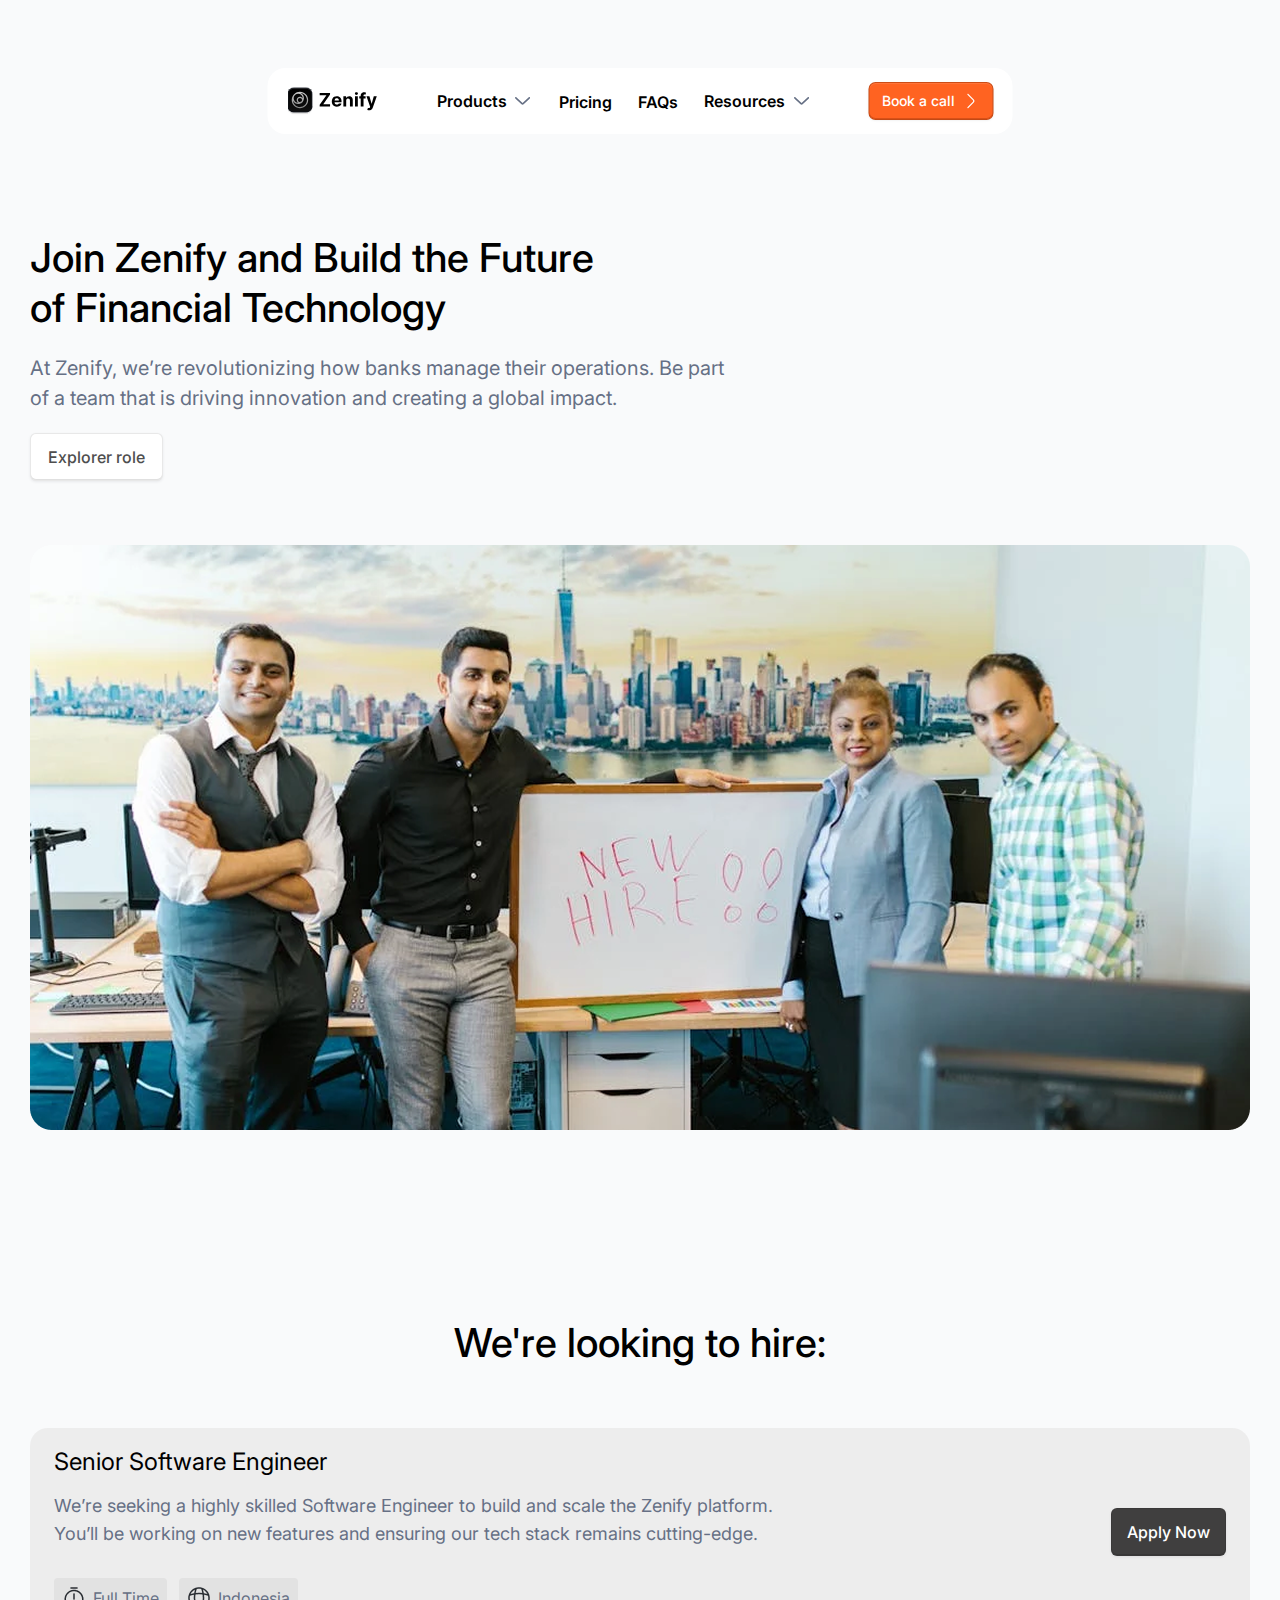
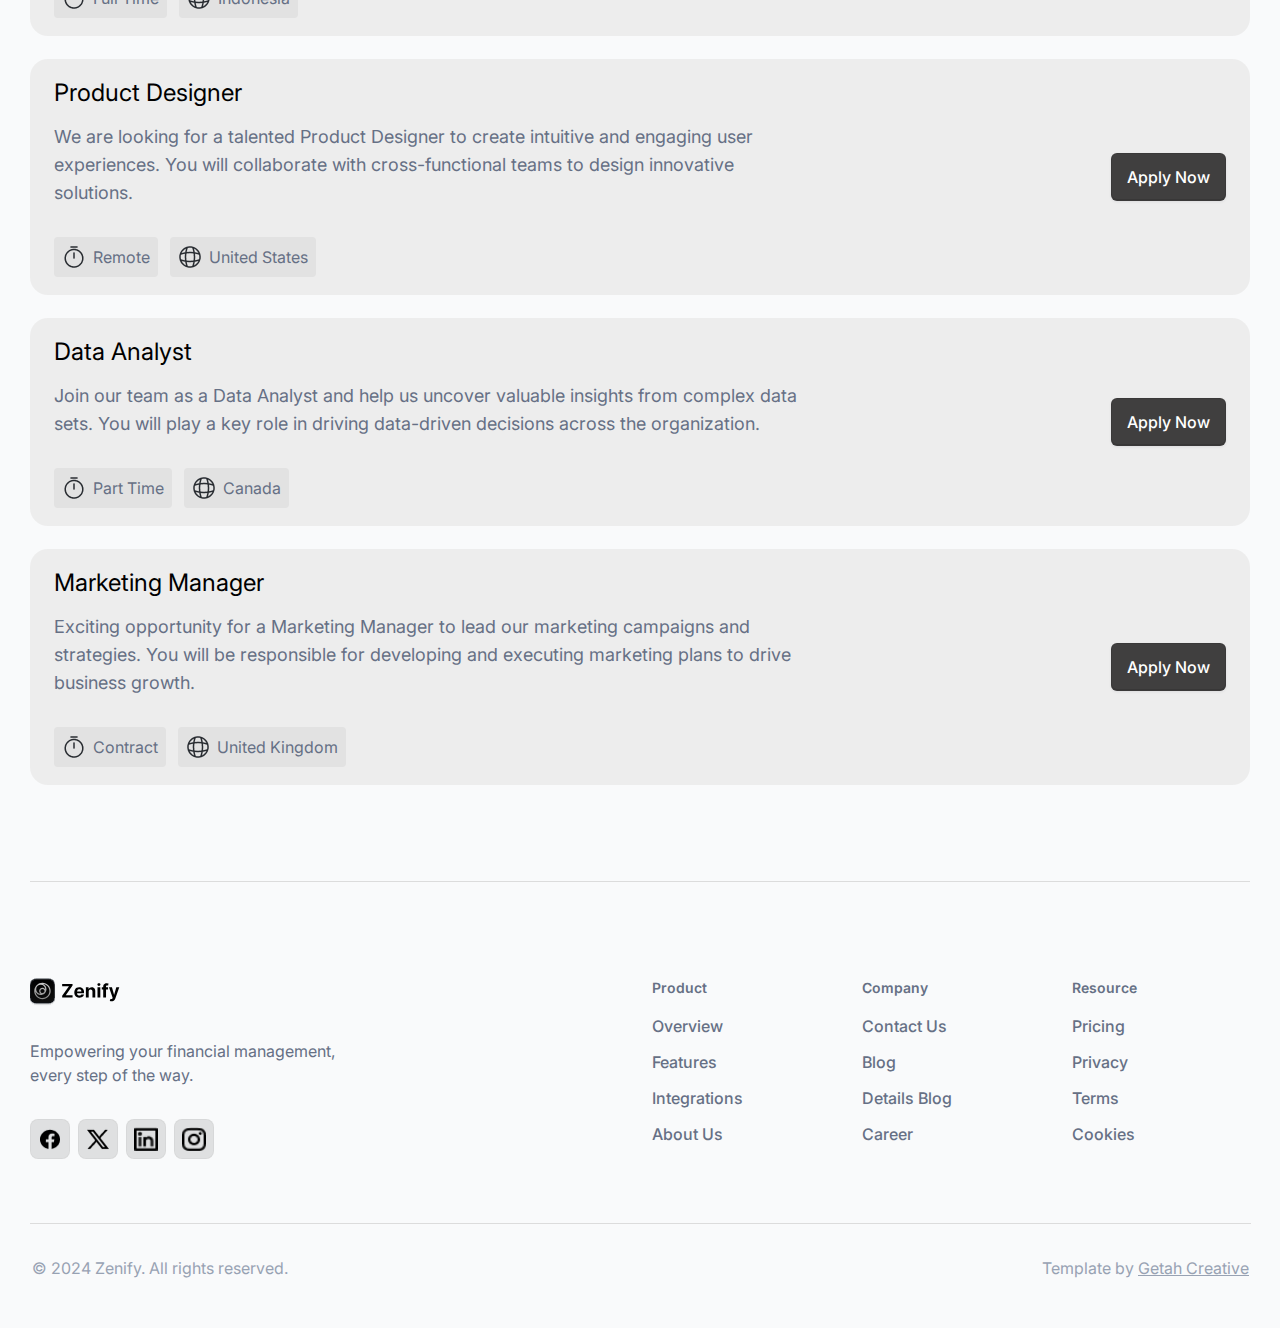
<file: career.html>
<!DOCTYPE html>
<html>
    
    <head>
        <meta charset="utf-8">
        <link rel="stylesheet" href="normalize.css">
        <link rel="stylesheet" href="style.css">
    </head>

    <body> 
    <div class="content">
        <header>
            <div class="header">
                <div class="logo">
                    <a href="index.html"><img src="images/Company-logo.svg"></a>
                </div>
                <div class="menu">
                    <nav>
                    <a href="feature.html" class="menu-link">Products<img src="images/button-icon.svg"></a>
                    <a href="#">Pricing</a>
                    <a href="#">FAQs</a>
                    <a href="#" class="menu-link">Resources<img src="images/button-icon.svg"></a>
                    </nav>
                </div>
                <div class="buttons">
                    <button class="button"><div style="width: 73px;">Book a call</div><img src="images/arrow-right.svg"></button>
                </div>
            </div>
        </header>

        <div class="career-intro">
            <h1>Join Zenify and Build the Future of Financial Technology</h1>
            <p>At Zenify, we’re revolutionizing how banks manage their operations. Be part of a team that is driving innovation and creating a global impact.</p>
            <button>Explorer role</button>
        </div>

        <div class="career-hero"></div>

        <div class="looking-for">
            <h2>We're looking to hire:</h2>
            <div class="vacancies">
                
                <div class="vacancy">
                    <div class="vacancies-left">
                        <div class="vacancies-text">
                            <h2>Senior Software Engineer</h2>
                            <p>We’re seeking a highly skilled Software Engineer to build and scale the Zenify platform. You’ll be working on new features and ensuring our tech stack remains cutting-edge.</p>
                        </div>
                        <div class="vacancies-info">
                            <div class="vacancy-feature">
                                <img src="images/timer.png">
                                <span>Full Time</span>
                            </div>
                            <div class="vacancy-feature">
                                <img src="images/global.png">
                                <span>Indonesia</span>
                            </div>
                        </div>
                    </div>
                    <div class="vacancies-right">
                        <button class="vacancy-button">Apply Now</button>
                    </div>
                </div>

                <div class="vacancy">
                    <div class="vacancies-left">
                        <div class="vacancies-text">
                            <h2>Product Designer</h2>
                            <p>We are looking for a talented Product Designer to create intuitive and engaging user experiences. You will collaborate with cross-functional teams to design innovative solutions.</p>
                        </div>
                        <div class="vacancies-info">
                            <div class="vacancy-feature">
                                <img src="images/timer.png">
                                <span>Remote</span>
                            </div>
                            <div class="vacancy-feature">
                                <img src="images/global.png">
                                <span>United States</span>
                            </div>
                        </div>
                    </div>
                    <div class="vacancies-right">
                        <button class="vacancy-button">Apply Now</button>
                    </div>
                </div>

                <div class="vacancy">
                    <div class="vacancies-left">
                        <div class="vacancies-text">
                            <h2>Data Analyst</h2>
                            <p>Join our team as a Data Analyst and help us uncover valuable insights from complex data sets. You will play a key role in driving data-driven decisions across the organization.</p>
                        </div>
                        <div class="vacancies-info">
                            <div class="vacancy-feature">
                                <img src="images/timer.png">
                                <span>Part Time</span>
                            </div>
                            <div class="vacancy-feature">
                                <img src="images/global.png">
                                <span>Canada</span>
                            </div>
                        </div>
                    </div>
                    <div class="vacancies-right">
                        <button class="vacancy-button">Apply Now</button>
                    </div>
                </div>

                <div class="vacancy">
                    <div class="vacancies-left">
                        <div class="vacancies-text">
                            <h2>Marketing Manager</h2>
                            <p>Exciting opportunity for a Marketing Manager to lead our marketing campaigns and strategies. You will be responsible for developing and executing marketing plans to drive business growth.</p>
                        </div>
                        <div class="vacancies-info">
                            <div class="vacancy-feature">
                                <img src="images/timer.png">
                                <span>Contract</span>
                            </div>
                            <div class="vacancy-feature">
                                <img src="images/global.png">
                                <span>United Kingdom</span>
                            </div>
                        </div>
                    </div>
                    <div class="vacancies-right">
                        <button class="vacancy-button">Apply Now</button>
                    </div>
                </div>

            </div>
        </div>

        <div class="footer">
            <div class="company-footer">
               <img class="footer-logo" src="images/Company-logo.svg">
               <p>Empowering your financial management, every step of the way.</p>
               <div class="socials">
                <a href="#"><div class="social"><img src="images/facebook-circle-fill.png"></div></a>
                <a href="#"><div class="social"><img src="images/twitter-x-line.png"></div></a>
                <a href="#"><div class="social"><img src="images/linkedin.png"></div></a>
                <a href="#"><div class="social"><img src="images/Vector (1).png"></div></a>
               </div>
            </div>
            <div class="menu-footer">
                <div class="section">
                    <p>Product</p>
                    <div class="sections"><a href="index.html">Overview</a>
                    <a href="feature.html">Features</a>
                    <a href="integration.html">Integrations</a>
                    <a href="about.html">About Us</a></div>
                </div>
                <div class="section">
                    <p>Company</p>
                    <div class="sections"><a href="contact.html">Contact Us</a>
                    <a href="blog.html">Blog</a>
                    <a href="#">Details Blog</a>
                    <a href="career.html">Career</a></div>
                </div>
                <div class="section">
                    <p>Resource</p>
                    <div class="sections"><a href="#">Pricing</a>
                    <a href="#">Privacy</a>
                    <a href="#">Terms</a>
                    <a href="#">Cookies</a></div>
                </div>
            </div>
        </div>

        <div class="rights">
            <div><p>© 2024 Zenify. All rights reserved.</p></div>
            <div><p>Template by <a href="#">Getah Creative</a></p></div>
        </div>

    <script src="script.js"></script>
    </body>
</html>
</file>
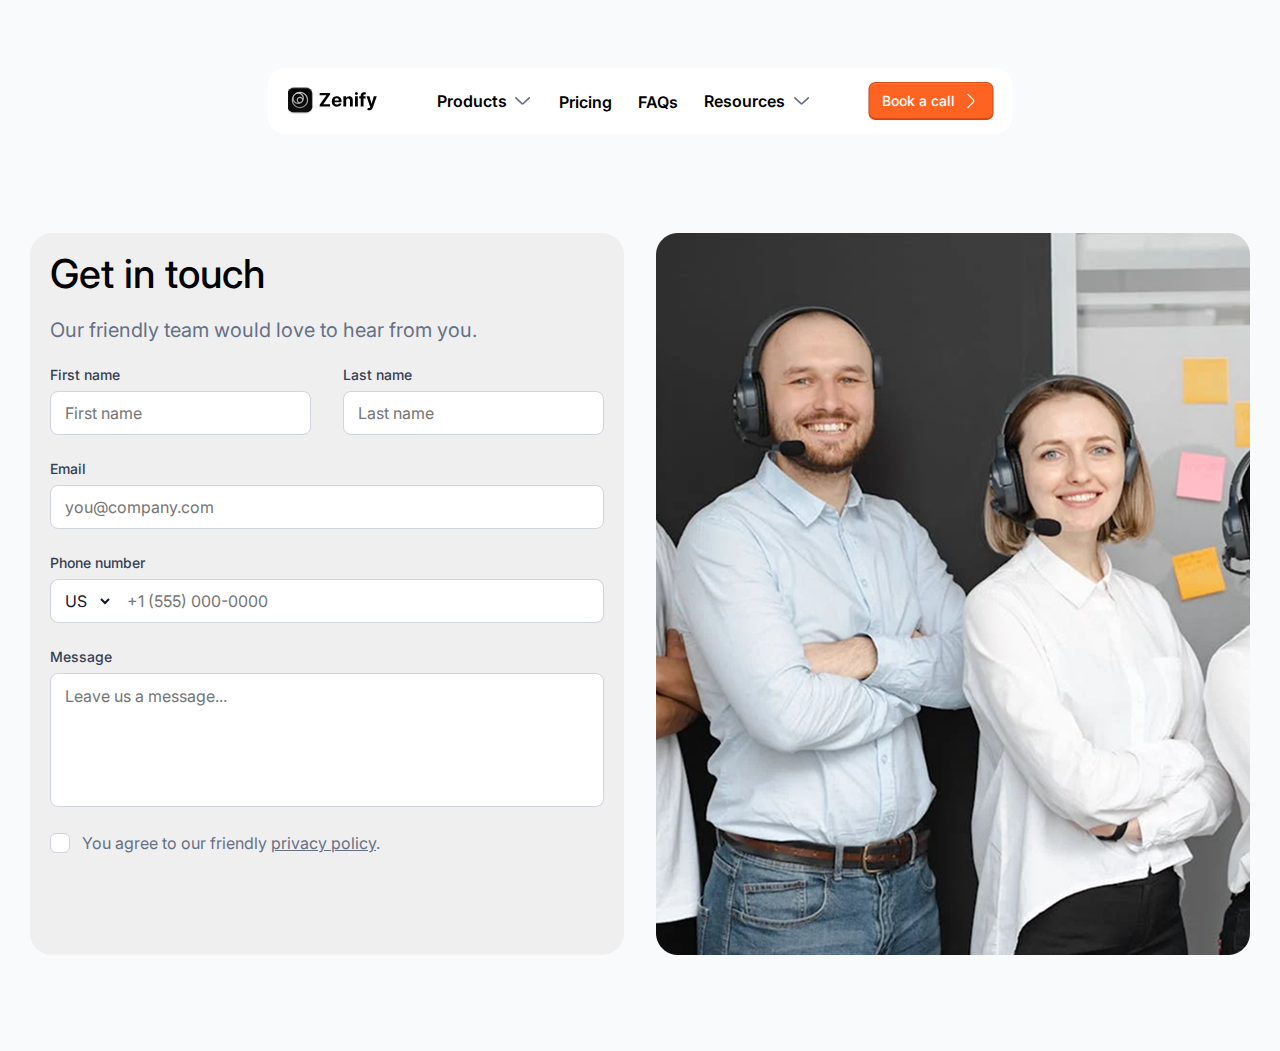
<file: contact.html>
<!DOCTYPE html>
<html>
    
    <head>
        <meta charset="utf-8">
        <link rel="stylesheet" href="normalize.css">
        <link rel="stylesheet" href="style.css">
    </head>

    <body> 
    <div class="content">
        <header>
            <div class="header">
                <div class="logo">
                    <a href="index.html"><img src="images/Company-logo.svg"></a>
                </div>
                <div class="menu">
                    <nav>
                    <a href="feature.html" class="menu-link">Products<img src="images/button-icon.svg"></a>
                    <a href="#">Pricing</a>
                    <a href="#">FAQs</a>
                    <a href="#" class="menu-link">Resources<img src="images/button-icon.svg"></a>
                    </nav>
                </div>
                <div class="buttons">
                    <button class="button"><div style="width: 73px;">Book a call</div><img src="images/arrow-right.svg"></button>
                </div>
            </div>
        </header>

        <div class="get-in-touch-page">
            <div class="contact-form">
                <div class="contact-header"><span>Get in touch</span></div>
                <div class="contact-text"><span>Our friendly team would love to hear from you.</span></div>
                <div class="contact-info">
                    <div class="contact-names">
                        <div class="contact-name">
                            <label for="name">First name</label>
                            <input type="text" id="name" name="name" placeholder="First name">
                        </div>
                        <div class="contact-name">
                            <label for="l-name">Last name</label>
                            <input type="text" id="l-name" name="l-name" placeholder="Last name">
                        </div>
                    </div>
                    <div class="contact-email">
                        <label for="email">Email</label>
                        <input type="email" id="email" name="email" placeholder="you@company.com">
                    </div>
                    <div class="contact-phone">
                        <label for="phone">Phone number</label>
                        <div class="code-phone">
                            <select>
                                <option value="US">US</option>
                                <option value="GE">GE</option>
                                <option value="FR">FR</option>
                                <option value="IT">IT</option>
                            </select>
                            <input type="tel" id="phone" name="phone" placeholder="+1 (555) 000-0000">
                        </div>
                    </div>
                    <div class="contact-message">
                        <label for="msg">Message</label>
                        <textarea type="text" id="msg" name="msg" placeholder="Leave us a message..."></textarea>
                    </div>
                    <div class="contact-checkbox">
                        <input class="checkbox2" type="checkbox" name="agree">
                        <label>You agree to our friendly <a href="#"><u>privacy policy</u></a>.</label>
                    </div>
                </div>
            </div>
            <div class="contact-img"><img src="images/contact-photo.png"></div>
        </div>
</file>
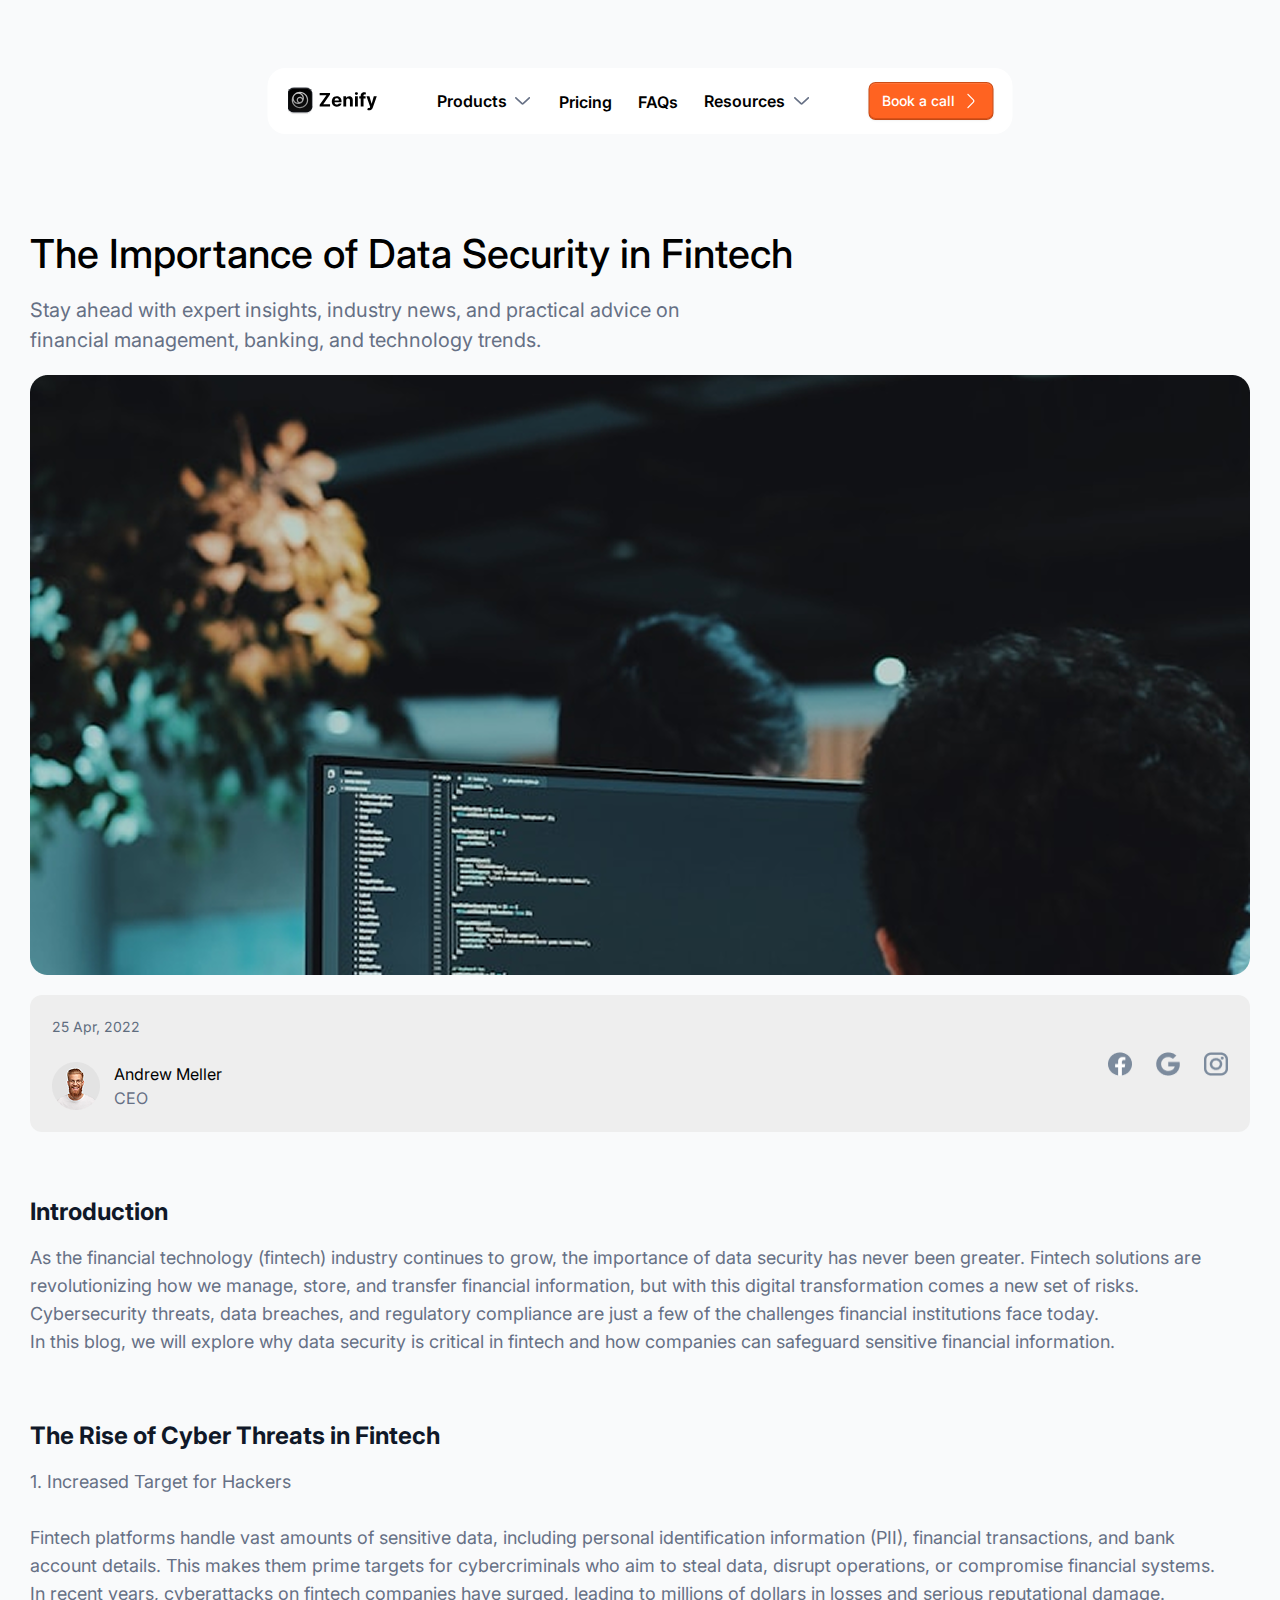
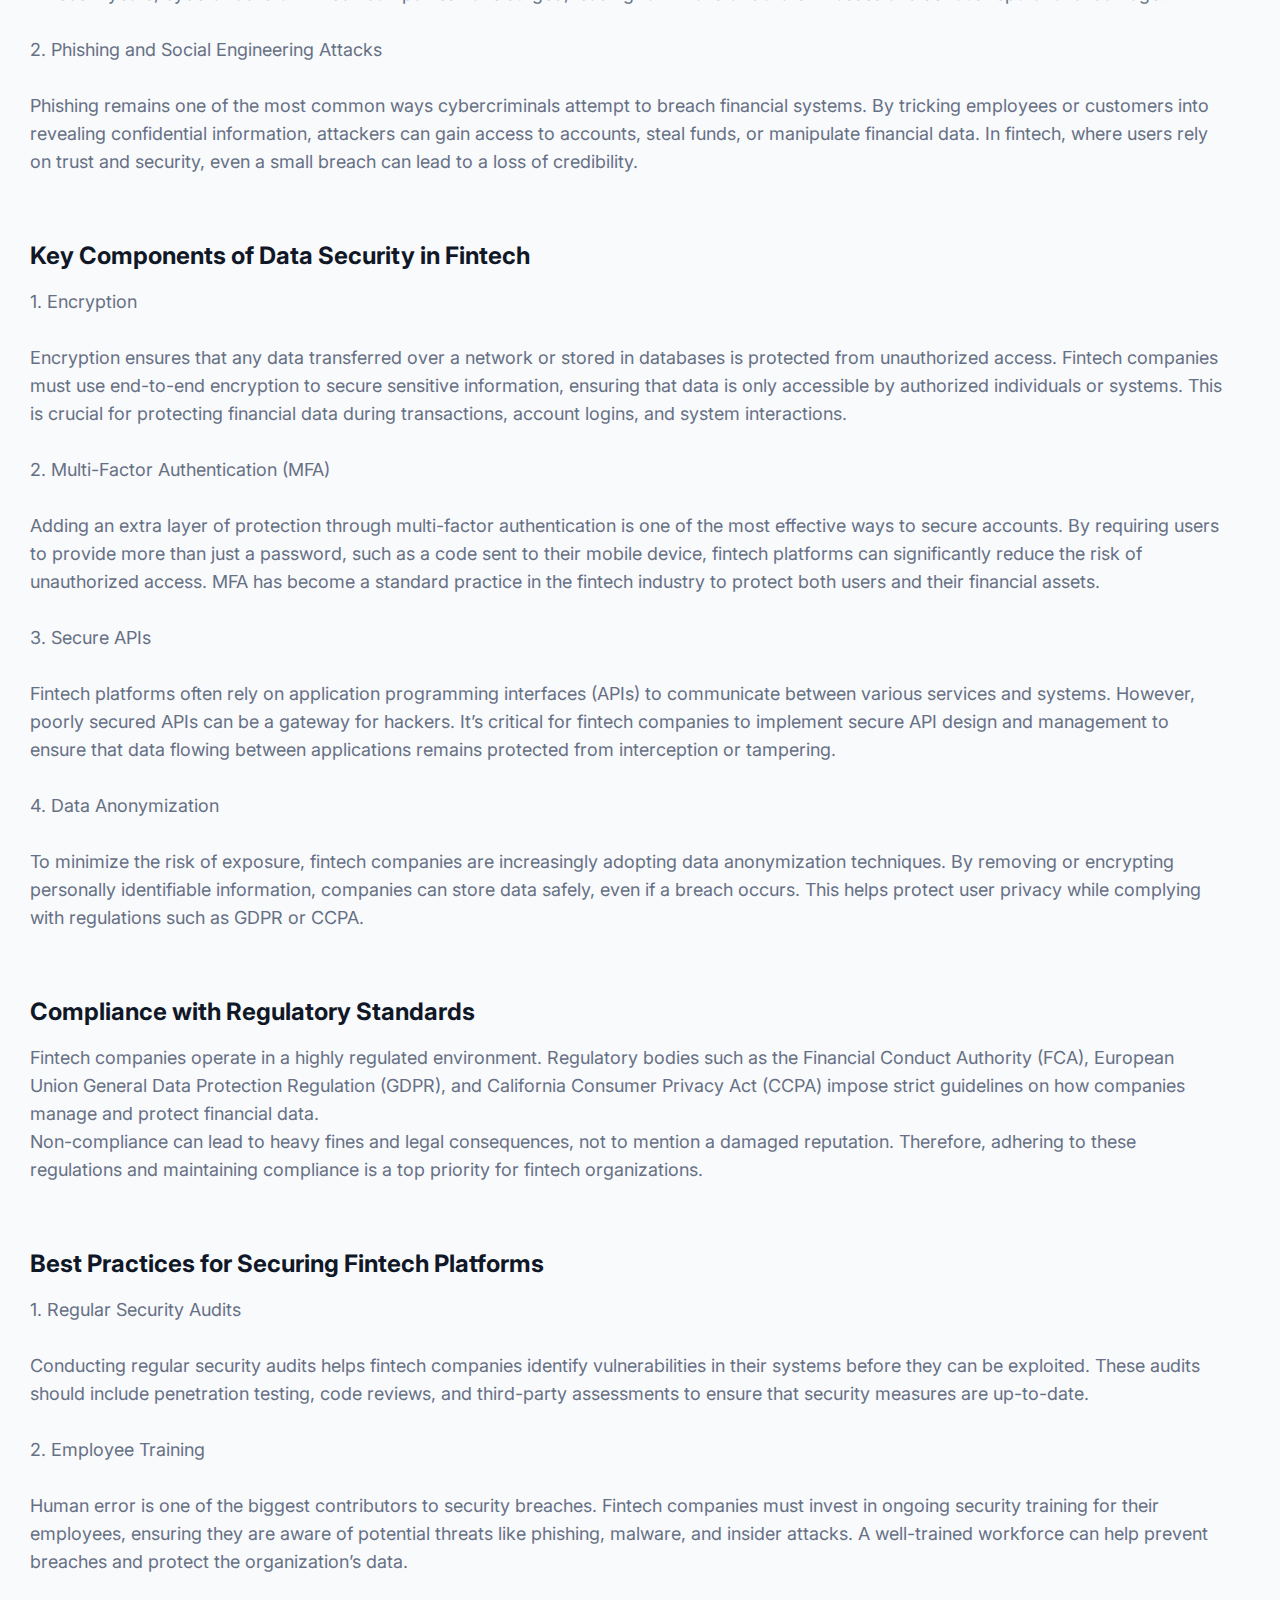
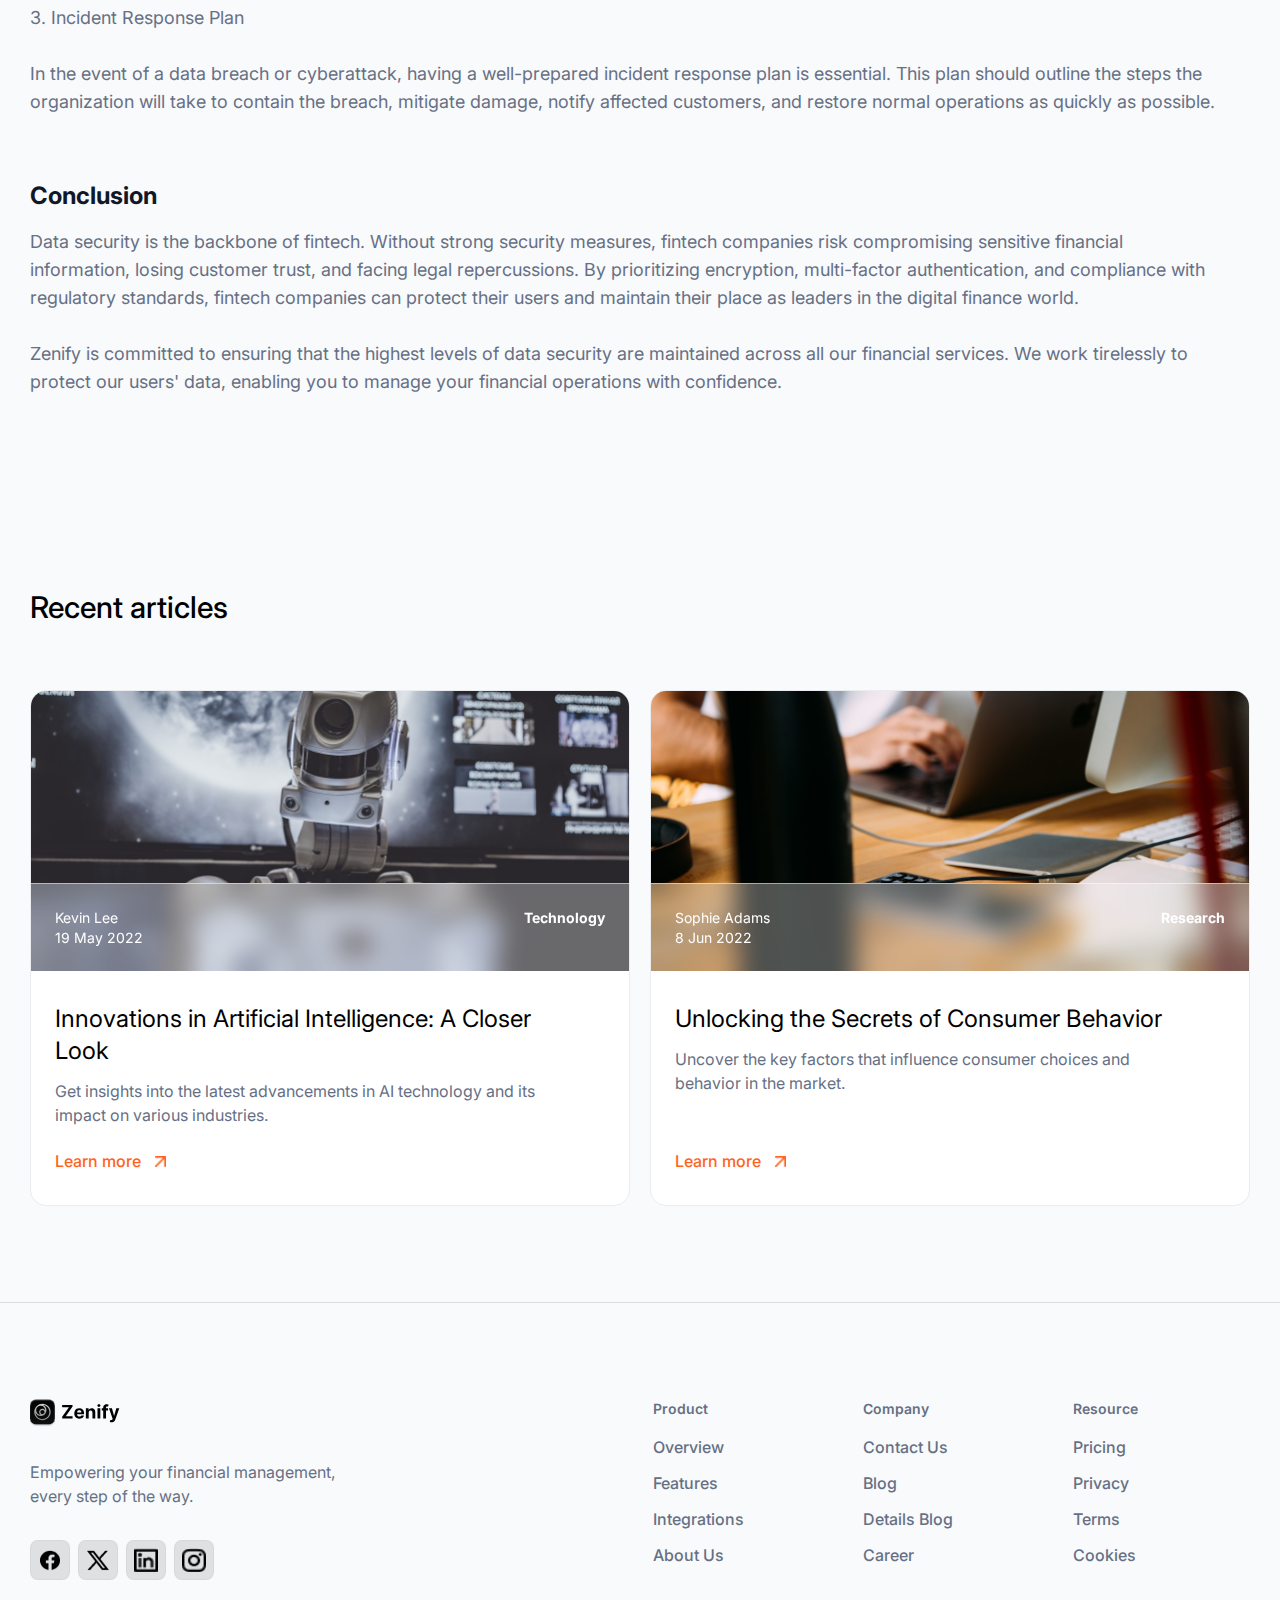
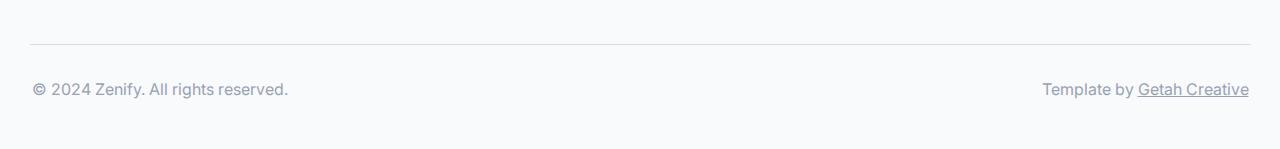
<file: details_blog.html>
<!DOCTYPE html>
<html>
    
    <head>
        <meta charset="utf-8">
        <link rel="stylesheet" href="normalize.css">
        <link rel="stylesheet" href="style.css">
    </head>

    <body> 
    <div class="content">
        <header>
            <div class="header">
                <div class="logo">
                    <a href="index.html"><img src="images/Company-logo.svg"></a>
                </div>
                <div class="menu">
                    <nav>
                    <a href="feature.html" class="menu-link">Products<img src="images/button-icon.svg"></a>
                    <a href="pricing.html">Pricing</a>
                    <a href="#">FAQs</a>
                    <a href="#" class="menu-link">Resources<img src="images/button-icon.svg"></a>
                    </nav>
                </div>
                <div class="buttons">
                    <button class="button"><div style="width: 73px;">Book a call</div><img src="images/arrow-right.svg"></button>
                </div>
            </div>
        </header>

        <div class="details-blog">
            <h1>The Importance of Data Security in Fintech</h1>
            <p>Stay ahead with expert insights, industry news, and practical advice on financial management, banking, and technology trends.</p>
            <img src="images/details-blog.png">
            <div class="author">
                <div class="date-author">
                    <span>25 Apr, 2022</span>
                    <div class="author-info">
                        <img src="images/Avatar.png">
                        <div class="author-name">
                            <p>Andrew Meller</p>
                            <span>CEO</span>
                        </div>
                    </div>
                </div>
                <div class="author-socials">
                    <img src="images/fb.png">
                    <img src="images/ggl.png">
                    <img src="images/inst.png">
                </div>
            </div>
        </div>

        <div class="blog-post-text">
            <h2>Introduction</h2>
            <p>As the financial technology (fintech) industry continues to grow, the importance of data security has never been greater. Fintech solutions are revolutionizing how we manage, store, and transfer financial information, but with this digital transformation comes a new set of risks. Cybersecurity threats, data breaches, and regulatory compliance are just a few of the challenges financial institutions face today.<br>In this blog, we will explore why data security is critical in fintech and how companies can safeguard sensitive financial information.</p>
            <h2>The Rise of Cyber Threats in Fintech</h2>
            <p>1. Increased Target for Hackers<br>
                <br>Fintech platforms handle vast amounts of sensitive data, including personal identification information (PII), financial transactions, and bank account details. This makes them prime targets for cybercriminals who aim to steal data, disrupt operations, or compromise financial systems.<br>In recent years, cyberattacks on fintech companies have surged, leading to millions of dollars in losses and serious reputational damage.<br>
                <br>2. Phishing and Social Engineering Attacks<br>
                <br>Phishing remains one of the most common ways cybercriminals attempt to breach financial systems. By tricking employees or customers into revealing confidential information, attackers can gain access to accounts, steal funds, or manipulate financial data. In fintech, where users rely on trust and security, even a small breach can lead to a loss of credibility.</p>
            <h2>Key Components of Data Security in Fintech</h2>
            <p>1. Encryption<br>
                <br>Encryption ensures that any data transferred over a network or stored in databases is protected from unauthorized access. Fintech companies must use end-to-end encryption to secure sensitive information, ensuring that data is only accessible by authorized individuals or systems. This is crucial for protecting financial data during transactions, account logins, and system interactions.<br>
                <br>2. Multi-Factor Authentication (MFA)<br>
                <br>Adding an extra layer of protection through multi-factor authentication is one of the most effective ways to secure accounts. By requiring users to provide more than just a password, such as a code sent to their mobile device, fintech platforms can significantly reduce the risk of unauthorized access. MFA has become a standard practice in the fintech industry to protect both users and their financial assets.<br>
                <br>3. Secure APIs<br>
                <br>Fintech platforms often rely on application programming interfaces (APIs) to communicate between various services and systems. However, poorly secured APIs can be a gateway for hackers. It’s critical for fintech companies to implement secure API design and management to ensure that data flowing between applications remains protected from interception or tampering.<br>
                <br>4. Data Anonymization<br>
                <br>To minimize the risk of exposure, fintech companies are increasingly adopting data anonymization techniques. By removing or encrypting personally identifiable information, companies can store data safely, even if a breach occurs. This helps protect user privacy while complying with regulations such as GDPR or CCPA.</p>
            <h2>Compliance with Regulatory Standards</h2>
            <p>Fintech companies operate in a highly regulated environment. Regulatory bodies such as the Financial Conduct Authority (FCA), European Union General Data Protection Regulation (GDPR), and California Consumer Privacy Act (CCPA) impose strict guidelines on how companies manage and protect financial data.<br>Non-compliance can lead to heavy fines and legal consequences, not to mention a damaged reputation. Therefore, adhering to these regulations and maintaining compliance is a top priority for fintech organizations.</p>
            <h2>Best Practices for Securing Fintech Platforms</h2>
            <p>1. Regular Security Audits<br>
                <br>Conducting regular security audits helps fintech companies identify vulnerabilities in their systems before they can be exploited. These audits should include penetration testing, code reviews, and third-party assessments to ensure that security measures are up-to-date.<br>
                <br>2. Employee Training<br>
                <br>Human error is one of the biggest contributors to security breaches. Fintech companies must invest in ongoing security training for their employees, ensuring they are aware of potential threats like phishing, malware, and insider attacks. A well-trained workforce can help prevent breaches and protect the organization’s data.<br>
                <br>3. Incident Response Plan<br>
                <br>In the event of a data breach or cyberattack, having a well-prepared incident response plan is essential. This plan should outline the steps the organization will take to contain the breach, mitigate damage, notify affected customers, and restore normal operations as quickly as possible.</p>
            <h2>Conclusion</h2>
            <p>Data security is the backbone of fintech. Without strong security measures, fintech companies risk compromising sensitive financial information, losing customer trust, and facing legal repercussions. By prioritizing encryption, multi-factor authentication, and compliance with regulatory standards, fintech companies can protect their users and maintain their place as leaders in the digital finance world.<br>
                <br>Zenify is committed to ensuring that the highest levels of data security are maintained across all our financial services. We work tirelessly to protect our users' data, enabling you to manage your financial operations with confidence.</p>
        </div>

        <div class="recent-posts">
            <p class="recent-header">Recent articles</p>
            <div class="blog-posts">
                <div class="blog-post">
                <div class="post-img">
                    <img src="images/post5.jpg">
                    <div class="gradient">
                        <p class="post-author">Kevin Lee<br>19 May 2022</p>
                        <p class="post-topic">Technology</p>
                    </div>
                </div>
                <div class="post-text">
                    <div><p class="post-title">Innovations in Artificial Intelligence: A Closer Look</p>
                    <p class="post-caption">Get insights into the latest advancements in AI technology and its impact on various industries.</p></div>
                    <a href="#"><div class="post-cta"><p>Learn more</p><img src="images/orange-arrow.png"></div></a>
                </div>
            </div>

            <div class="blog-post">
                <div class="post-img">
                    <img src="images/post6.jpg">
                    <div class="gradient">
                        <p class="post-author">Sophie Adams<br>8 Jun 2022</p>
                        <p class="post-topic">Research</p>
                    </div>
                </div>
                <div class="post-text">
                    <div><p class="post-title">Unlocking the Secrets of Consumer Behavior</p>
                    <p class="post-caption">Uncover the key factors that influence consumer choices and behavior in the market.</p></div>
                    <a href="#"><div class="post-cta"><p>Learn more</p><img src="images/orange-arrow.png"></div></a>
                </div>
            </div>
            </div>
        </div>
    </div>

    <div class="footer">
            <div class="company-footer">
               <img class="footer-logo" src="images/Company-logo.svg">
               <p>Empowering your financial management, every step of the way.</p>
               <div class="socials">
                <a href="#"><div class="social"><img src="images/facebook-circle-fill.png"></div></a>
                <a href="#"><div class="social"><img src="images/twitter-x-line.png"></div></a>
                <a href="#"><div class="social"><img src="images/linkedin.png"></div></a>
                <a href="#"><div class="social"><img src="images/Vector (1).png"></div></a>
               </div>
            </div>
            <div class="menu-footer">
                <div class="section">
                    <p>Product</p>
                    <div class="sections"><a href="index.html">Overview</a>
                    <a href="feature.html">Features</a>
                    <a href="integration.html">Integrations</a>
                    <a href="about.html">About Us</a></div>
                </div>
                <div class="section">
                    <p>Company</p>
                    <div class="sections"><a href="contact.html">Contact Us</a>
                    <a href="blog.html">Blog</a>
                    <a href="details_blog.html">Details Blog</a>
                    <a href="career.html">Career</a></div>
                </div>
                <div class="section">
                    <p>Resource</p>
                    <div class="sections"><a href="pricing.html">Pricing</a>
                    <a href="#">Privacy</a>
                    <a href="#">Terms</a>
                    <a href="#">Cookies</a></div>
                </div>
            </div>
        </div>

        <div class="rights">
            <div><p>© 2024 Zenify. All rights reserved.</p></div>
            <div><p>Template by <a href="#">Getah Creative</a></p></div>
        </div>

    <script src="script.js" defer></script>
    </body>
</html>
</file>
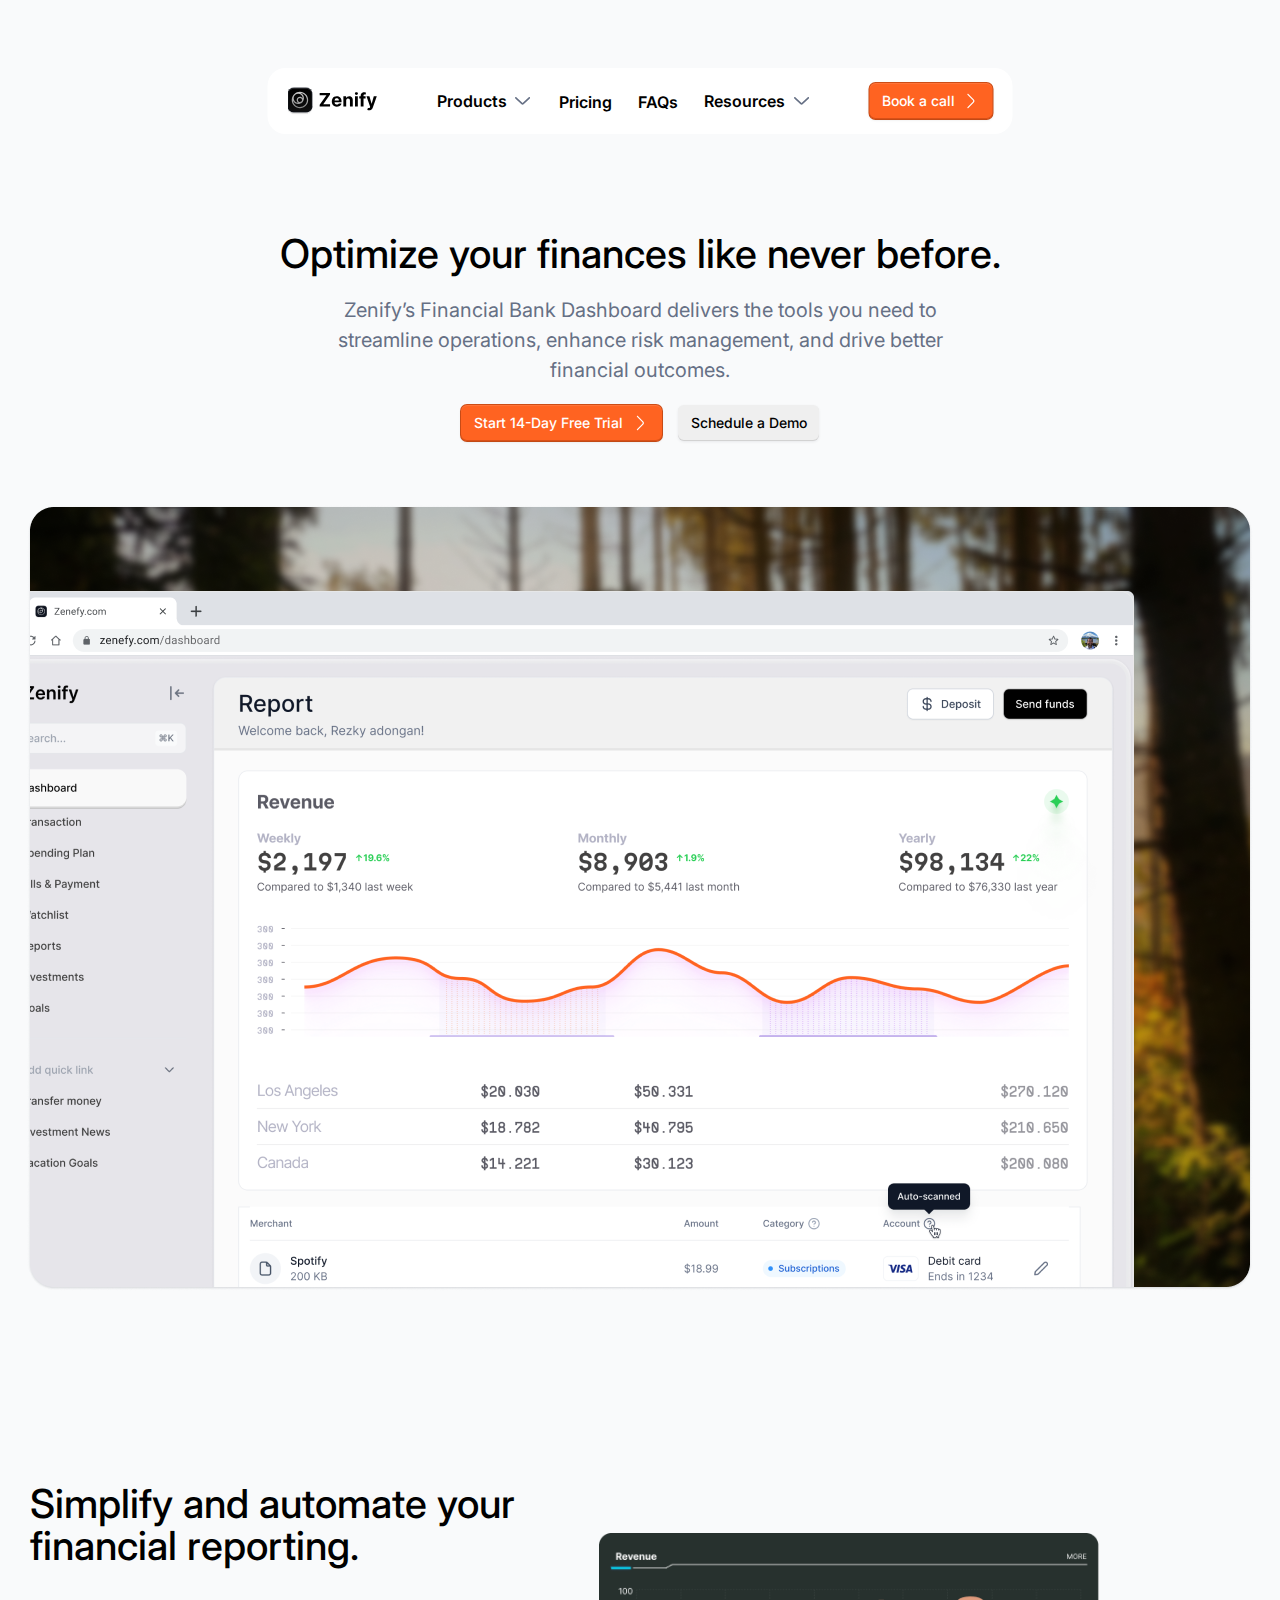
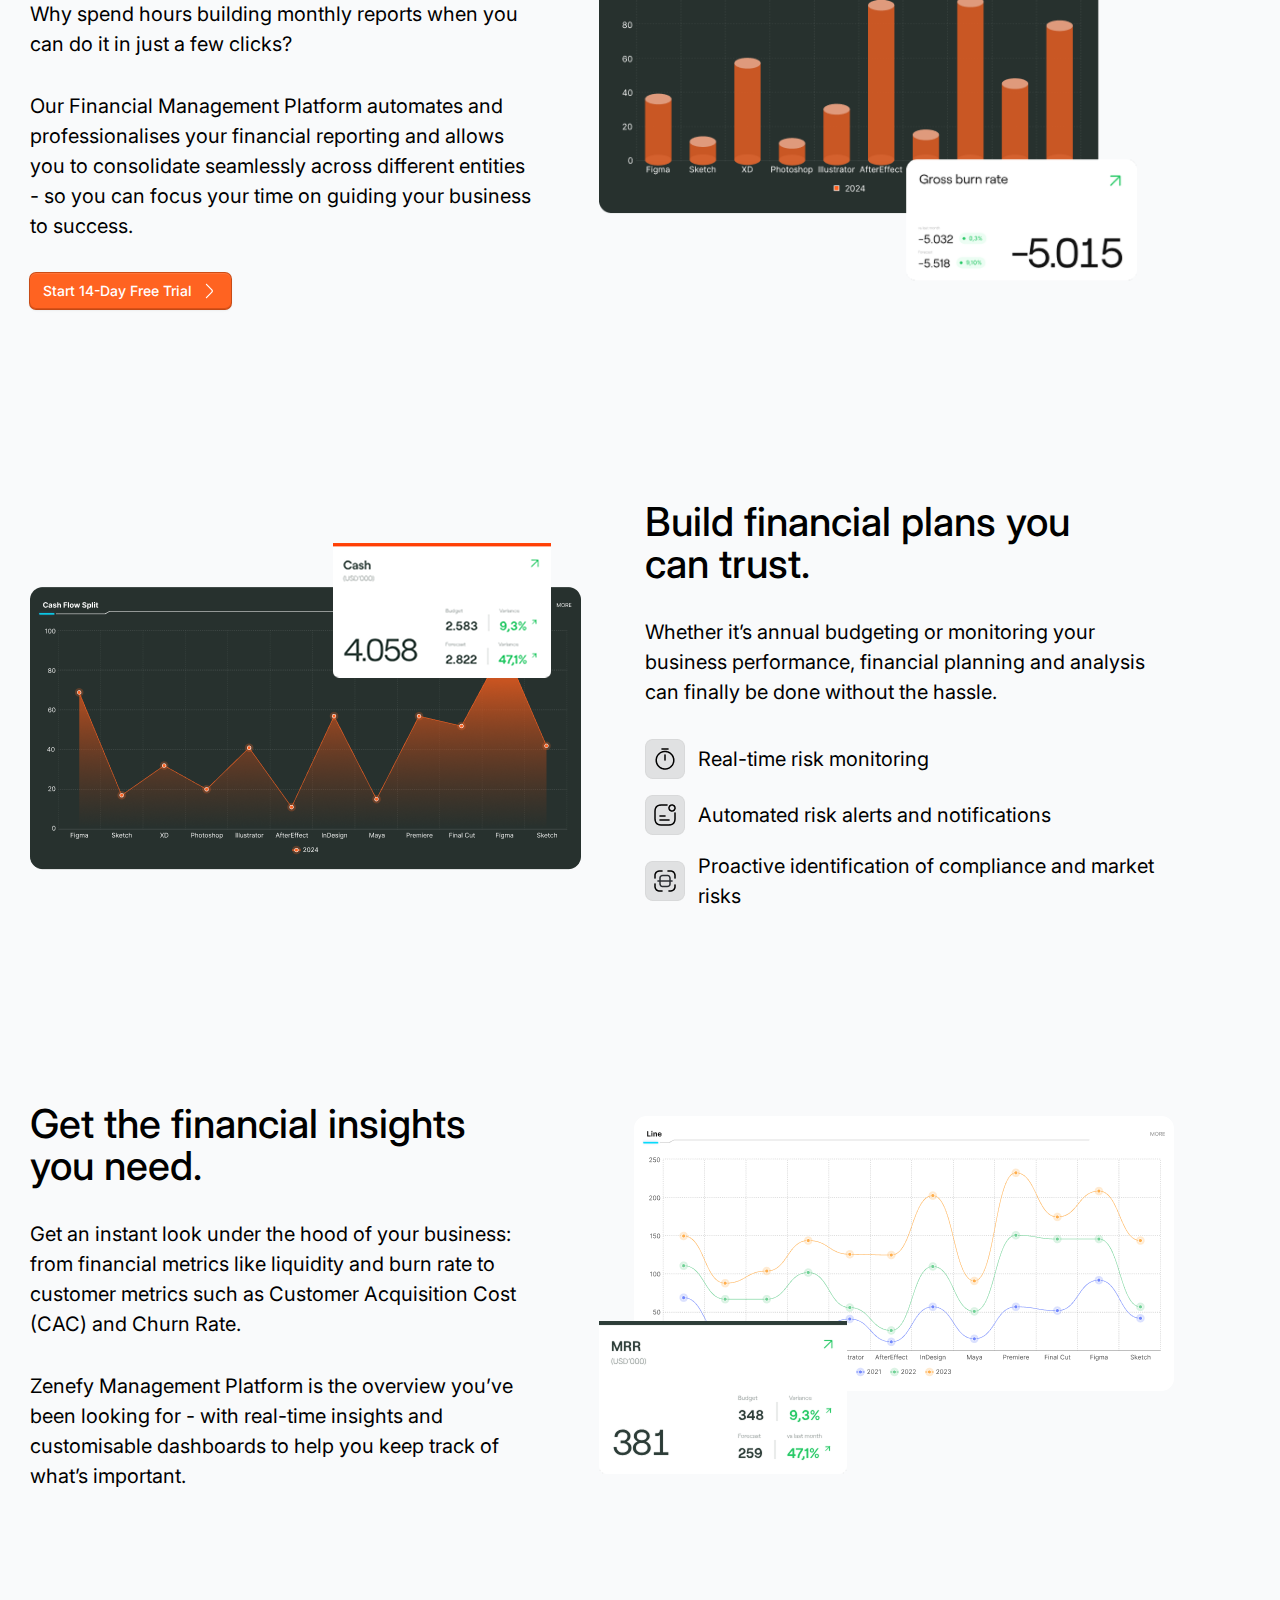
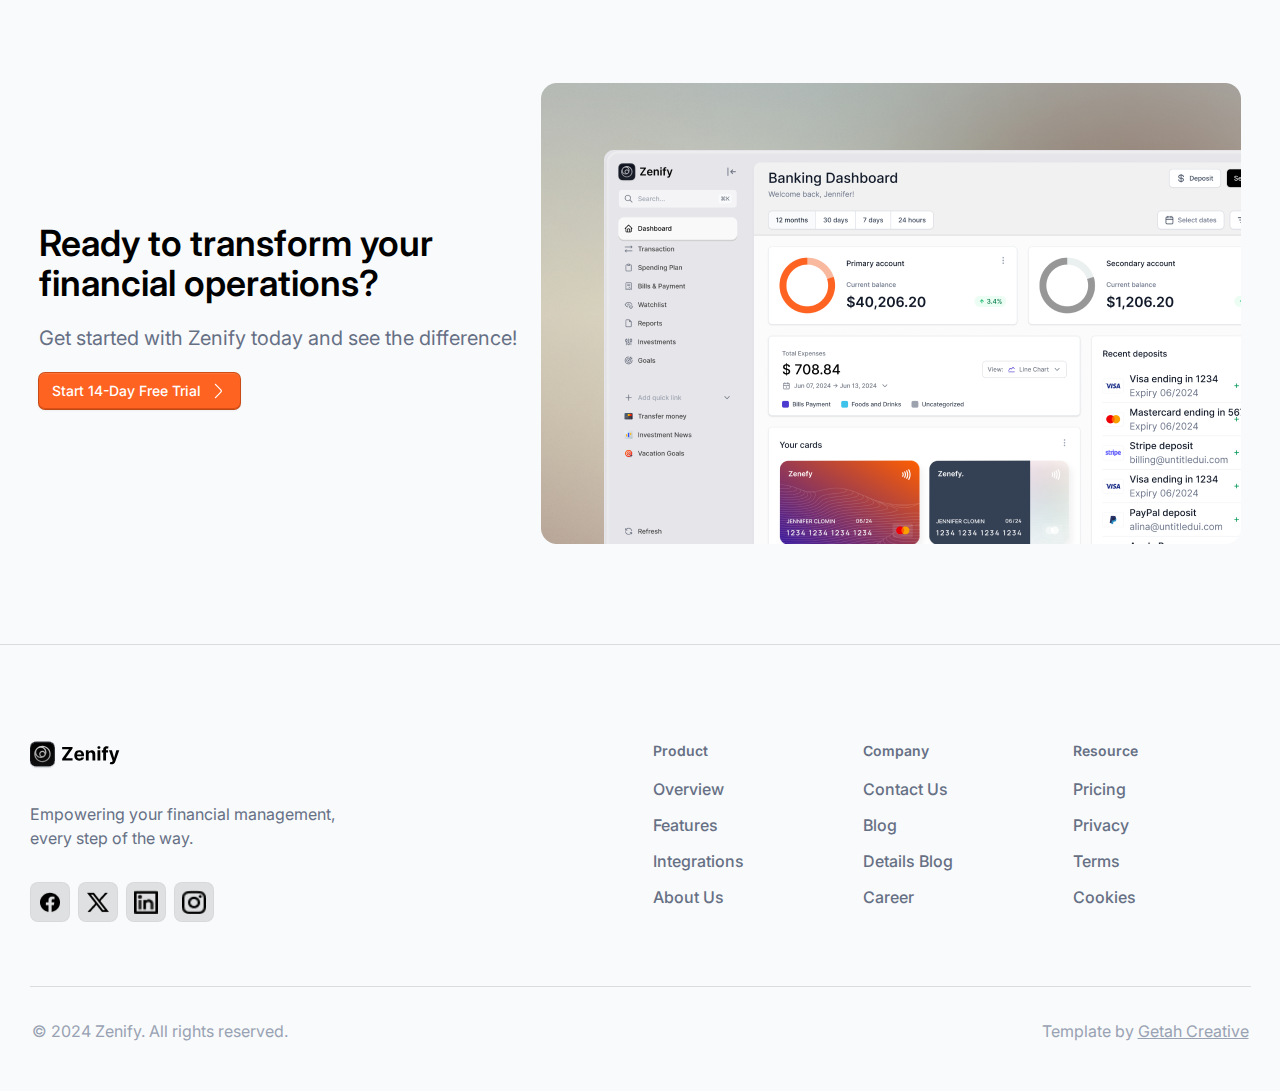
<file: feature.html>
<!DOCTYPE html>
<html>
    
    <head>
        <meta charset="utf-8">
        <link rel="stylesheet" href="normalize.css">
        <link rel="stylesheet" href="style.css">
    </head>

    <body> 
    <div class="content">
        <header>
            <div class="header">
                <div class="logo">
                    <a href="index.html"><img src="images/Company-logo.svg"></a>
                </div>
                <div class="menu">
                    <nav>
                    <a href="feature.html" class="menu-link">Products<img src="images/button-icon.svg"></a>
                    <a href="#">Pricing</a>
                    <a href="#">FAQs</a>
                    <a href="#" class="menu-link">Resources<img src="images/button-icon.svg"></a>
                    </nav>
                </div>
                <div class="buttons">
                    <button class="button"><div style="width: 73px;">Book a call</div><img src="images/arrow-right.svg"></button>
                </div>
            </div>
        </header>

        <div class="feature-content">
            <div class="feature-main">
                <div class="feature-title">
                    <p>Optimize your finances like never before.</p>
                </div>
                <div class="feature-desc">
                    <p>Zenify’s Financial Bank Dashboard delivers the tools you need to streamline operations, enhance risk management, and drive better financial outcomes.</p>
                </div>
                <div class="new-buttons">
                    <button class="button2"><div style="width: 151px;">Start 14-Day Free Trial</div><img src="images/arrow-right.svg"></button>
                    <button class="button3">Schedule a Demo</button>
                </div>
            </div>

            <div class="app-pic">
                <img src="images/app2.png">
            </div>

            <div class="simplify">
                <div class="simplify-text">
                    <div class="simplify-title">
                        <p>Simplify and automate your financial reporting.</p>
                    </div>
                    <div class="simplify-desc">
                        <p>Why spend hours building monthly reports when you can do it in just a few clicks?</p>
                    </div>
                    <div class="simplify-desc">
                        <p>Our Financial Management Platform automates and professionalises your financial reporting and allows you to consolidate seamlessly across different entities - so you can focus your time on guiding your business to success.</p>
                    </div>
                    <button class="button2"><div style="width: 151px;">Start 14-Day Free Trial</div><img src="images/arrow-right.svg"></button>
                </div>
                <div class="simplify-pic">
                    <img src="images/img-graph.png">
                </div>
            </div>

            <div class="simplify">
                <div class="simplify-pic-2">
                    <img src="images/img-graph2.png">
                </div>
                <div class="simplify-text">
                    <div class="simplify-title">
                        <p>Build financial plans you can trust.</p>
                    </div>
                    <div class="simplify-desc">
                        <p>Whether it’s annual budgeting or monitoring your business performance, financial planning and analysis can finally be done without the hassle.</p>
                    </div>
                    <div class="simplify-desc simplify-desc-list">
                        <div class="line"> <img src="images/icon-timer.png"> <p>Real-time risk monitoring</p></div>
                        <div class="line"> <img src="images/icon-notification.png"><p>Automated risk alerts and notifications</p></div>
                        <div class="line"> <img src="images/icon-id.png"><p>Proactive identification of compliance and market risks</p></div>
                    </div>
                </div>
            </div>

            <div class="simplify">
                <div class="simplify-text">
                    <div class="simplify-title">
                        <p>Get the financial insights you need.</p>
                    </div>
                    <div class="simplify-desc">
                        <p>Get an instant look under the hood of your business: from financial metrics like liquidity and burn rate to customer metrics such as Customer Acquisition Cost (CAC) and Churn Rate.</p>
                    </div>
                    <div class="simplify-desc">
                        <p>Zenefy Management Platform is the overview you’ve been looking for - with real-time insights and customisable dashboards to help you keep track of what’s important.</p>
                    </div>
                </div>
                <div class="simplify-pic-3">
                    <img src="images/img-graph3.png">
                </div>
            </div>

            <div class="feature-final">
                <div class="final-text">
                    <div class="final-title">
                        <p>Ready to transform your financial operations?</p>
                    </div>
                    <div class="final-desc">
                        <p>Get started with Zenify today and see the difference!</p>
                    </div>
                    <button class="button2"><div style="width: 151px;">Start 14-Day Free Trial</div><img src="images/arrow-right.svg"></button>
                </div>
                <div class="final-img">
                    <img src="images/banking-dashboard.png">
                </div>
            </div>
        </div>
    </div>

    <div class="footer">
            <div class="company-footer">
               <img class="footer-logo" src="images/Company-logo.svg">
               <p>Empowering your financial management, every step of the way.</p>
               <div class="socials">
                <a href="#"><div class="social"><img src="images/facebook-circle-fill.png"></div></a>
                <a href="#"><div class="social"><img src="images/twitter-x-line.png"></div></a>
                <a href="#"><div class="social"><img src="images/linkedin.png"></div></a>
                <a href="#"><div class="social"><img src="images/Vector (1).png"></div></a>
               </div>
            </div>
            <div class="menu-footer">
                <div class="section">
                    <p>Product</p>
                    <div class="sections"><a href="index.html">Overview</a>
                    <a href="feature.html">Features</a>
                    <a href="integration.html">Integrations</a>
                    <a href="about.html">About Us</a></div>
                </div>
                <div class="section">
                    <p>Company</p>
                    <div class="sections"><a href="#">Contact Us</a>
                    <a href="#">Blog</a>
                    <a href="#">Details Blog</a>
                    <a href="#">Career</a></div>
                </div>
                <div class="section">
                    <p>Resource</p>
                    <div class="sections"><a href="#">Pricing</a>
                    <a href="#">Privacy</a>
                    <a href="#">Terms</a>
                    <a href="#">Cookies</a></div>
                </div>
            </div>
        </div>

        <div class="rights">
            <div><p>© 2024 Zenify. All rights reserved.</p></div>
            <div><p>Template by <a href="#">Getah Creative</a></p></div>
        </div>

    </body>
</html>
</file>
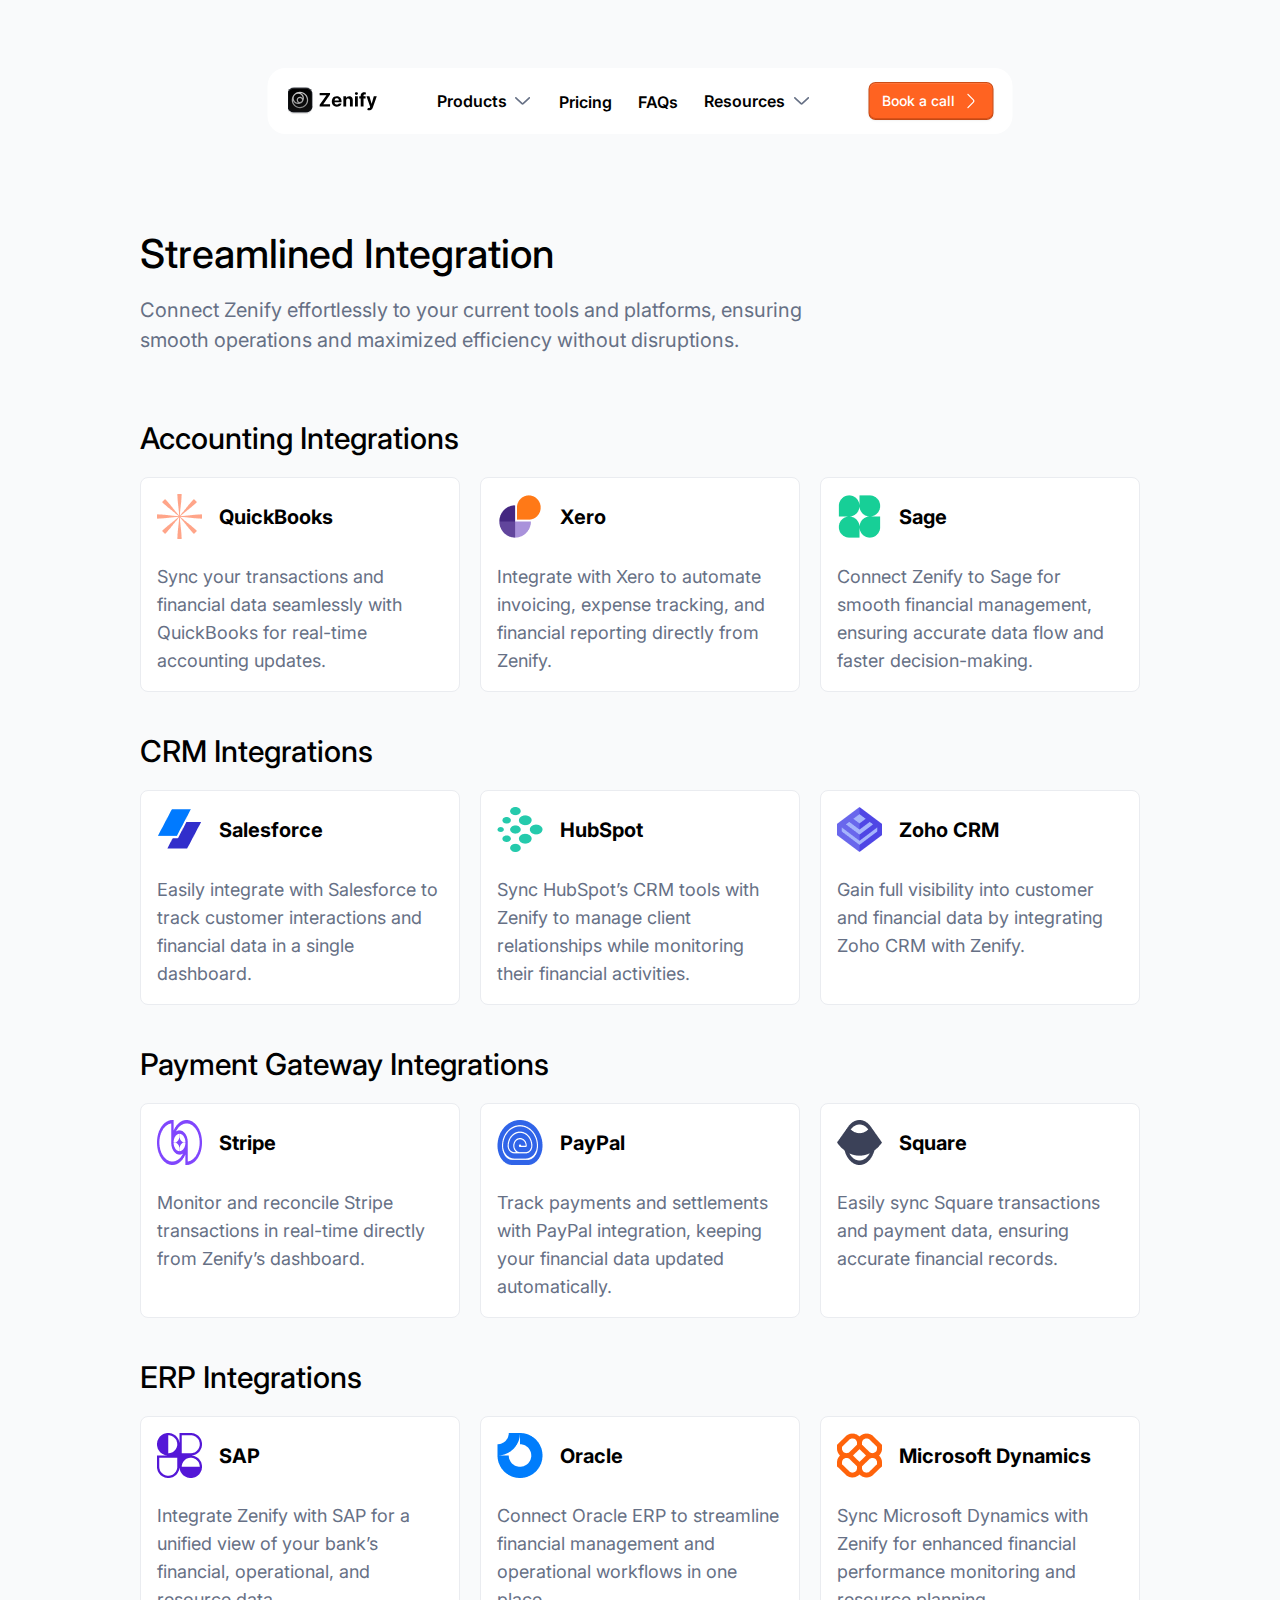
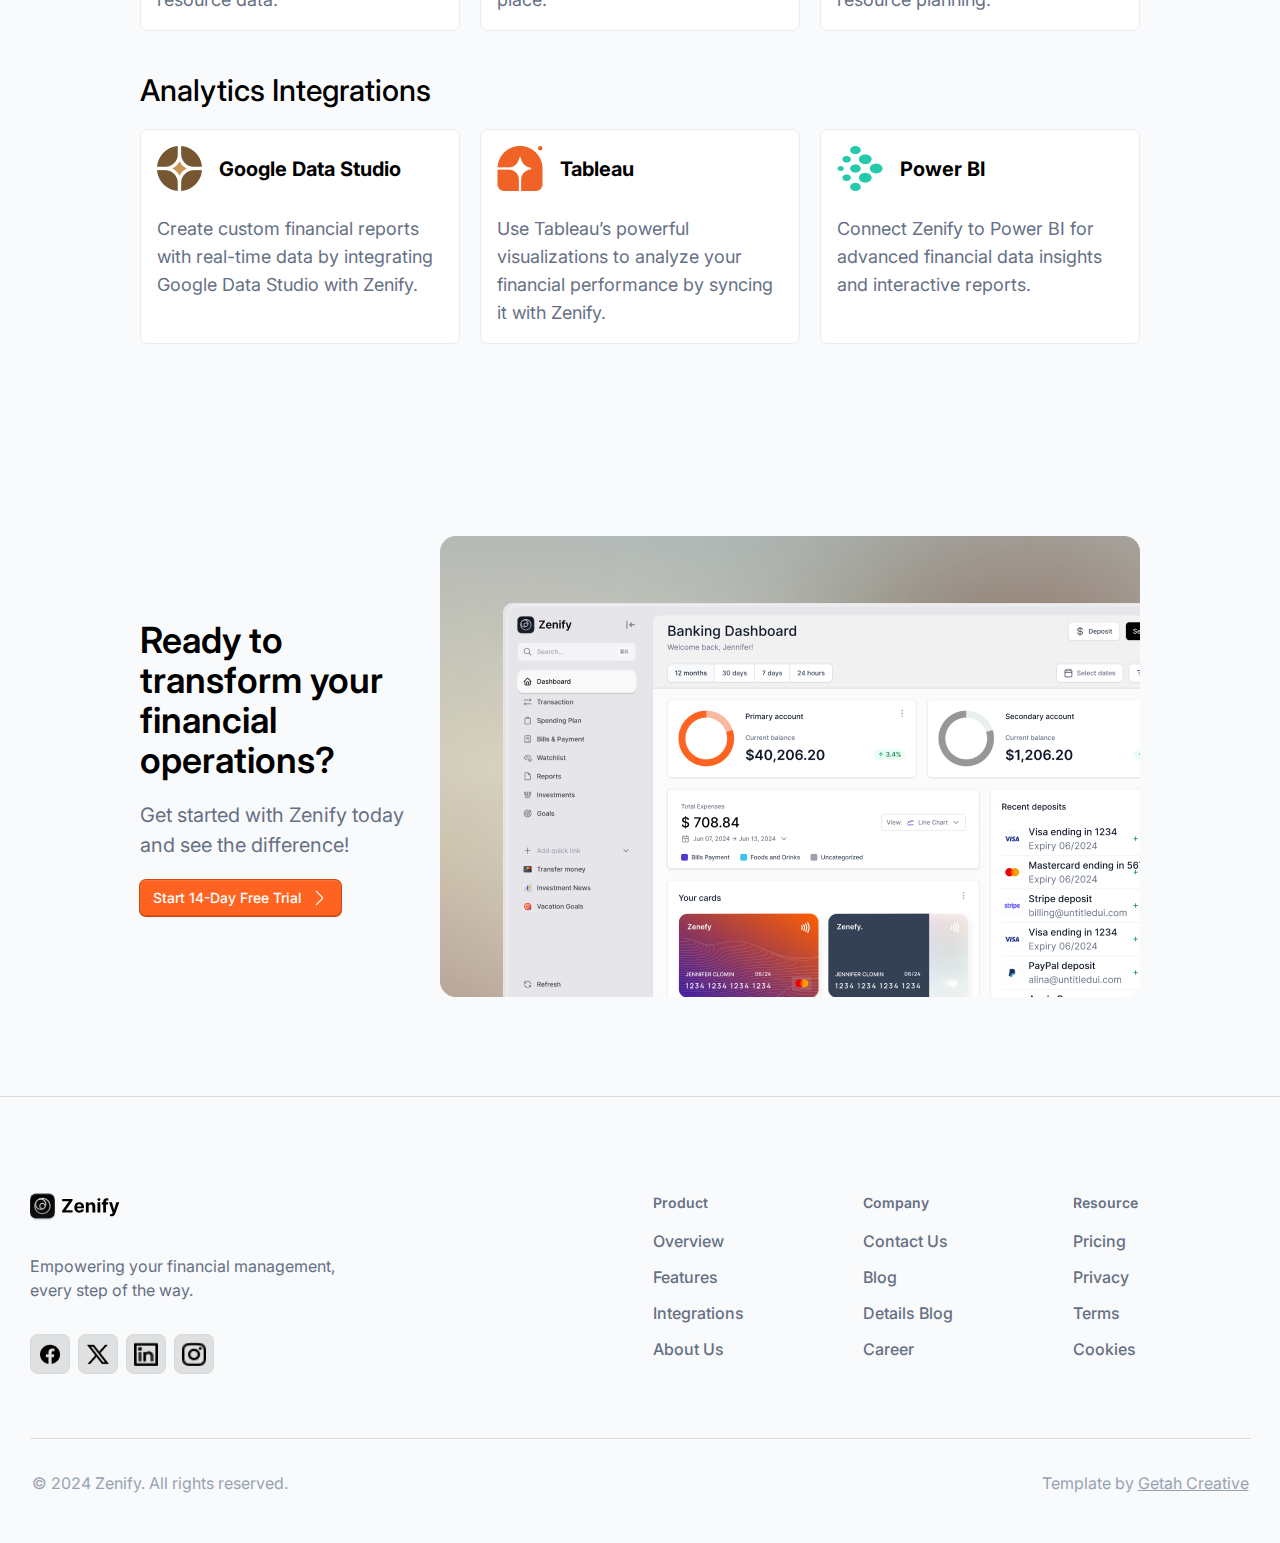
<file: integration.html>
<!DOCTYPE html>
<html>
    
    <head>
        <meta charset="utf-8">
        <link rel="stylesheet" href="normalize.css">
        <link rel="stylesheet" href="style.css">
    </head>

    <body> 
    <div class="content">
        <header>
            <div class="header">
                <div class="logo">
                    <a href="index.html"><img src="images/Company-logo.svg"></a>
                </div>
                <div class="menu">
                    <nav>
                    <a href="feature.html" class="menu-link">Products<img src="images/button-icon.svg"></a>
                    <a href="#">Pricing</a>
                    <a href="#">FAQs</a>
                    <a href="#" class="menu-link">Resources<img src="images/button-icon.svg"></a>
                    </nav>
                </div>
                <div class="buttons">
                    <button class="button"><div style="width: 73px;">Book a call</div><img src="images/arrow-right.svg"></button>
                </div>
            </div>
        </header>

        <div class="integration-section">
            <div class="integration-intro">
                <div class="integration-title">
                    <p>Streamlined Integration</p>
                </div>
                <div class="integration-subtitle">
                    <p>Connect Zenify effortlessly to your current tools and platforms, ensuring smooth operations and maximized efficiency without disruptions.</p>
                </div>
            </div>

            <div class="services">
                <div class="specific-services">
                    <div class="services-title">
                        <p>Accounting Integrations</p>
                    </div>
                    <div class="services-desc">
                        <div class="service">
                            <div class="service-name">
                                <img src="images/quickbooks.png">
                                <p>QuickBooks</p>
                            </div>
                            <div class="service-info">
                                <p>Sync your transactions and financial data seamlessly with QuickBooks for real-time accounting updates.</p>
                            </div>
                        </div>

                        <div class="service">
                            <div class="service-name">
                                <img src="images/xero.png">
                                <p>Xero</p>
                            </div>
                            <div class="service-info">
                                <p>Integrate with Xero to automate invoicing, expense tracking, and financial reporting directly from Zenify.</p>
                            </div>
                        </div>

                        <div class="service">
                            <div class="service-name">
                                <img src="images/sage.png">
                                <p>Sage</p>
                            </div>
                            <div class="service-info">
                                <p>Connect Zenify to Sage for smooth financial management, ensuring accurate data flow and faster decision-making.</p>
                            </div>
                        </div>
                    </div>
                </div>

                <div class="specific-services">
                    <div class="services-title">
                        <p>CRM Integrations</p>
                    </div>
                    <div class="services-desc">
                        <div class="service">
                            <div class="service-name">
                                <img src="images/salesforce.png">
                                <p>Salesforce</p>
                            </div>
                            <div class="service-info">
                                <p>Easily integrate with Salesforce to track customer interactions and financial data in a single dashboard.</p>
                            </div>
                        </div>

                        <div class="service">
                            <div class="service-name">
                                <img src="images/hubspot.png">
                                <p>HubSpot</p>
                            </div>
                            <div class="service-info">
                                <p>Sync HubSpot’s CRM tools with Zenify to manage client relationships while monitoring their financial activities.</p>
                            </div>
                        </div>

                        <div class="service">
                            <div class="service-name">
                                <img src="images/zoho.png">
                                <p>Zoho CRM</p>
                            </div>
                            <div class="service-info">
                                <p>Gain full visibility into customer and financial data by integrating Zoho CRM with Zenify.</p>
                            </div>
                        </div>
                    </div>
                </div>

                <div class="specific-services">
                    <div class="services-title">
                        <p>Payment Gateway Integrations</p>
                    </div>
                    <div class="services-desc">
                        <div class="service">
                            <div class="service-name">
                                <img src="images/stripe.png">
                                <p>Stripe</p>
                            </div>
                            <div class="service-info">
                                <p>Monitor and reconcile Stripe transactions in real-time directly from Zenify’s dashboard.</p>
                            </div>
                        </div>

                        <div class="service">
                            <div class="service-name">
                                <img src="images/paypal.png">
                                <p>PayPal</p>
                            </div>
                            <div class="service-info">
                                <p>Track payments and settlements with PayPal integration, keeping your financial data updated automatically.</p>
                            </div>
                        </div>

                        <div class="service">
                            <div class="service-name">
                                <img src="images/square.png">
                                <p>Square</p>
                            </div>
                            <div class="service-info">
                                <p>Easily sync Square transactions and payment data, ensuring accurate financial records.</p>
                            </div>
                        </div>
                    </div>
                </div>

                <div class="specific-services">
                    <div class="services-title">
                        <p>ERP Integrations</p>
                    </div>
                    <div class="services-desc">
                        <div class="service">
                            <div class="service-name">
                                <img src="images/sap.png">
                                <p>SAP</p>
                            </div>
                            <div class="service-info">
                                <p>Integrate Zenify with SAP for a unified view of your bank’s financial, operational, and resource data.</p>
                            </div>
                        </div>

                        <div class="service">
                            <div class="service-name">
                                <img src="images/oracle.png">
                                <p>Oracle</p>
                            </div>
                            <div class="service-info">
                                <p>Connect Oracle ERP to streamline financial management and operational workflows in one place.</p>
                            </div>
                        </div>

                        <div class="service">
                            <div class="service-name">
                                <img src="images/microsoft_dynamic.png">
                                <p>Microsoft Dynamics</p>
                            </div>
                            <div class="service-info">
                                <p>Sync Microsoft Dynamics with Zenify for enhanced financial performance monitoring and resource planning.</p>
                            </div>
                        </div>
                    </div>
                </div>

                <div class="specific-services">
                    <div class="services-title">
                        <p>Analytics Integrations</p>
                    </div>
                    <div class="services-desc">
                        <div class="service">
                            <div class="service-name">
                                <img src="images/google_data.png">
                                <p>Google Data Studio</p>
                            </div>
                            <div class="service-info">
                                <p>Create custom financial reports with real-time data by integrating Google Data Studio with Zenify.</p>
                            </div>
                        </div>

                        <div class="service">
                            <div class="service-name">
                                <img src="images/tableau.png">
                                <p>Tableau</p>
                            </div>
                            <div class="service-info">
                                <p>Use Tableau’s powerful visualizations to analyze your financial performance by syncing it with Zenify.</p>
                            </div>
                        </div>

                        <div class="service">
                            <div class="service-name">
                                <img src="images/hubspot.png">
                                <p>Power BI</p>
                            </div>
                            <div class="service-info">
                                <p>Connect Zenify to Power BI for advanced financial data insights and interactive reports.</p>
                            </div>
                        </div>
                    </div>
                </div>

            </div>

            <div class="feature-final">
                <div class="final-text">
                    <div class="final-title">
                        <p>Ready to transform your financial operations?</p>
                    </div>
                    <div class="final-desc">
                        <p>Get started with Zenify today and see the difference!</p>
                    </div>
                    <button class="button2"><div style="width: 151px;">Start 14-Day Free Trial</div><img src="images/arrow-right.svg"></button>
                </div>
                <div class="final-img">
                    <img src="images/banking-dashboard.png">
                </div>
            </div>
            
        </div>

        

    </div>

    <div class="footer">
            <div class="company-footer">
               <img class="footer-logo" src="images/Company-logo.svg">
               <p>Empowering your financial management, every step of the way.</p>
               <div class="socials">
                <a href="#"><div class="social"><img src="images/facebook-circle-fill.png"></div></a>
                <a href="#"><div class="social"><img src="images/twitter-x-line.png"></div></a>
                <a href="#"><div class="social"><img src="images/linkedin.png"></div></a>
                <a href="#"><div class="social"><img src="images/Vector (1).png"></div></a>
               </div>
            </div>
            <div class="menu-footer">
                <div class="section">
                    <p>Product</p>
                    <div class="sections"><a href="index.html">Overview</a>
                    <a href="feature.html">Features</a>
                    <a href="integration.html">Integrations</a>
                    <a href="about.html">About Us</a></div>
                </div>
                <div class="section">
                    <p>Company</p>
                    <div class="sections"><a href="contact.html">Contact Us</a>
                    <a href="blog.html">Blog</a>
                    <a href="#">Details Blog</a>
                    <a href="career.html">Career</a></div>
                </div>
                <div class="section">
                    <p>Resource</p>
                    <div class="sections"><a href="#">Pricing</a>
                    <a href="#">Privacy</a>
                    <a href="#">Terms</a>
                    <a href="#">Cookies</a></div>
                </div>
            </div>
        </div>

        <div class="rights">
            <div><p>© 2024 Zenify. All rights reserved.</p></div>
            <div><p>Template by <a href="#">Getah Creative</a></p></div>
        </div>

    <script src="script.js"></script>
    </body>
</html>
</file>
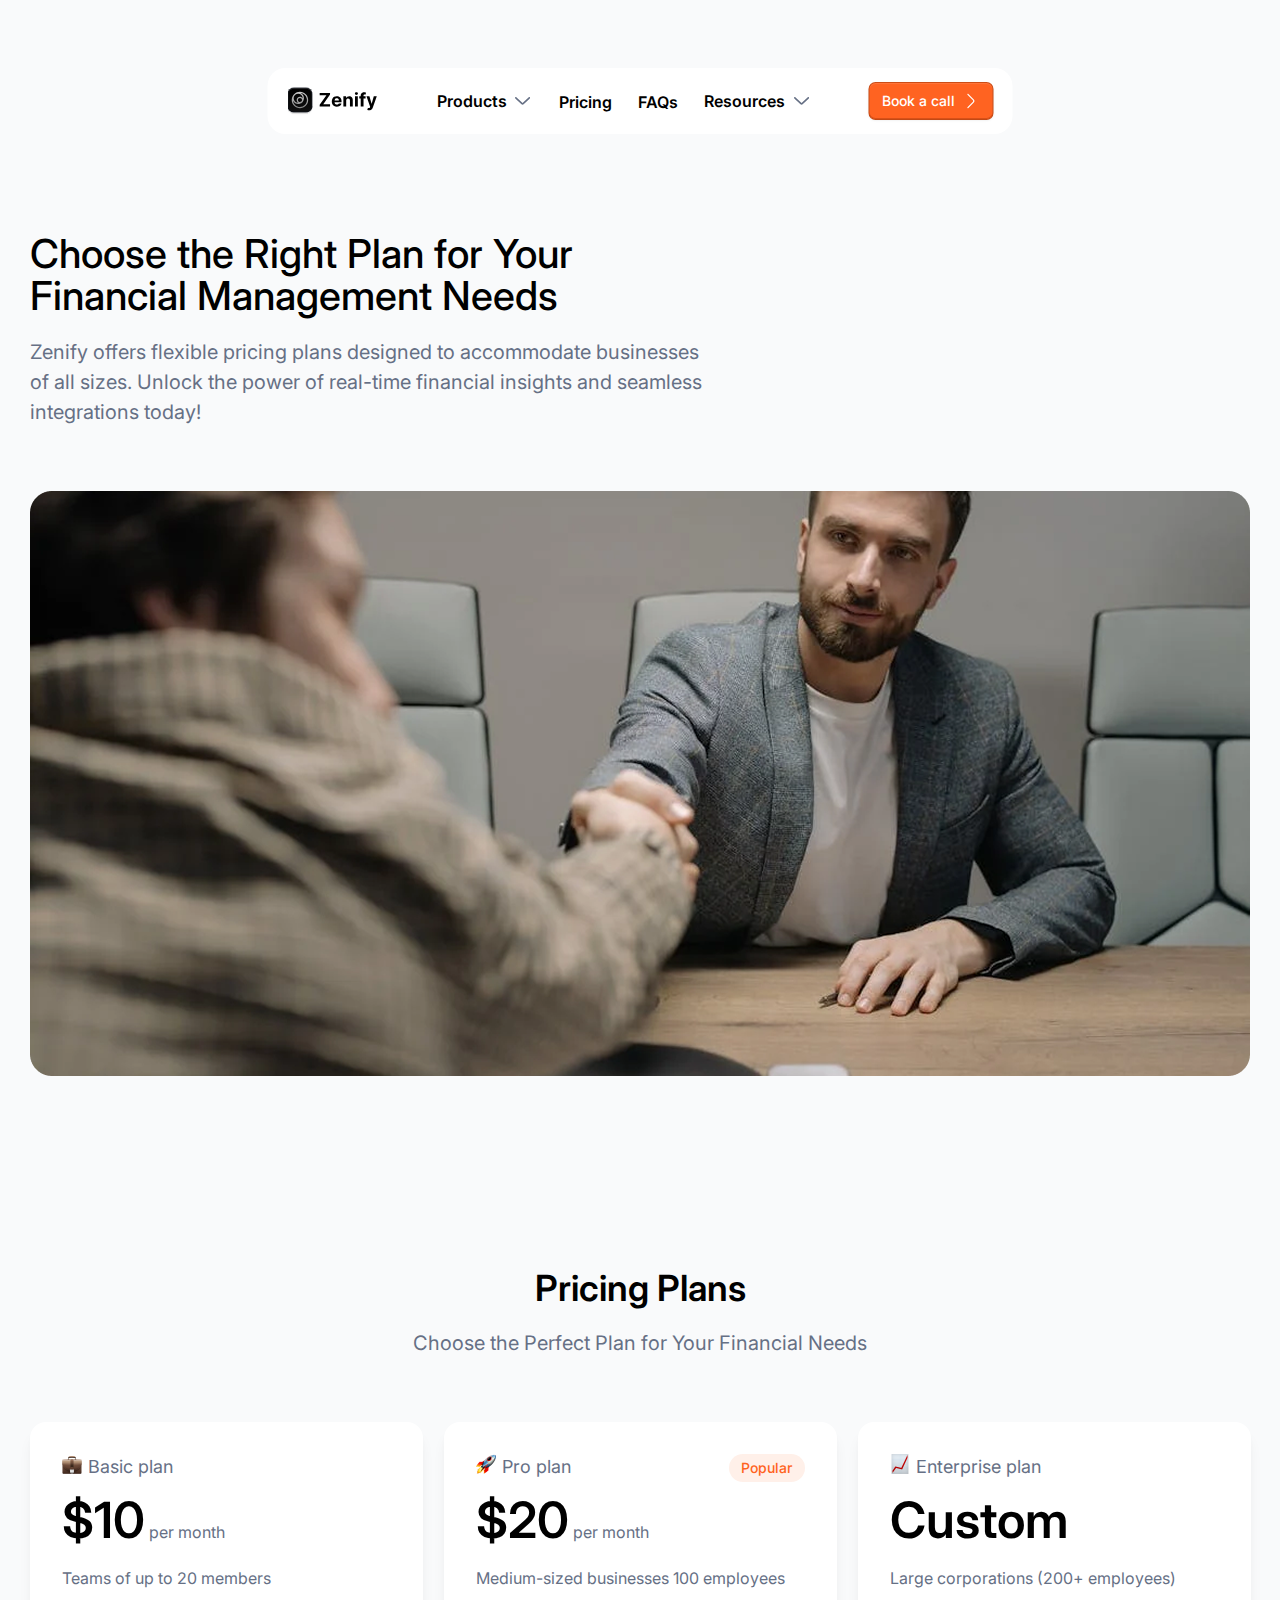
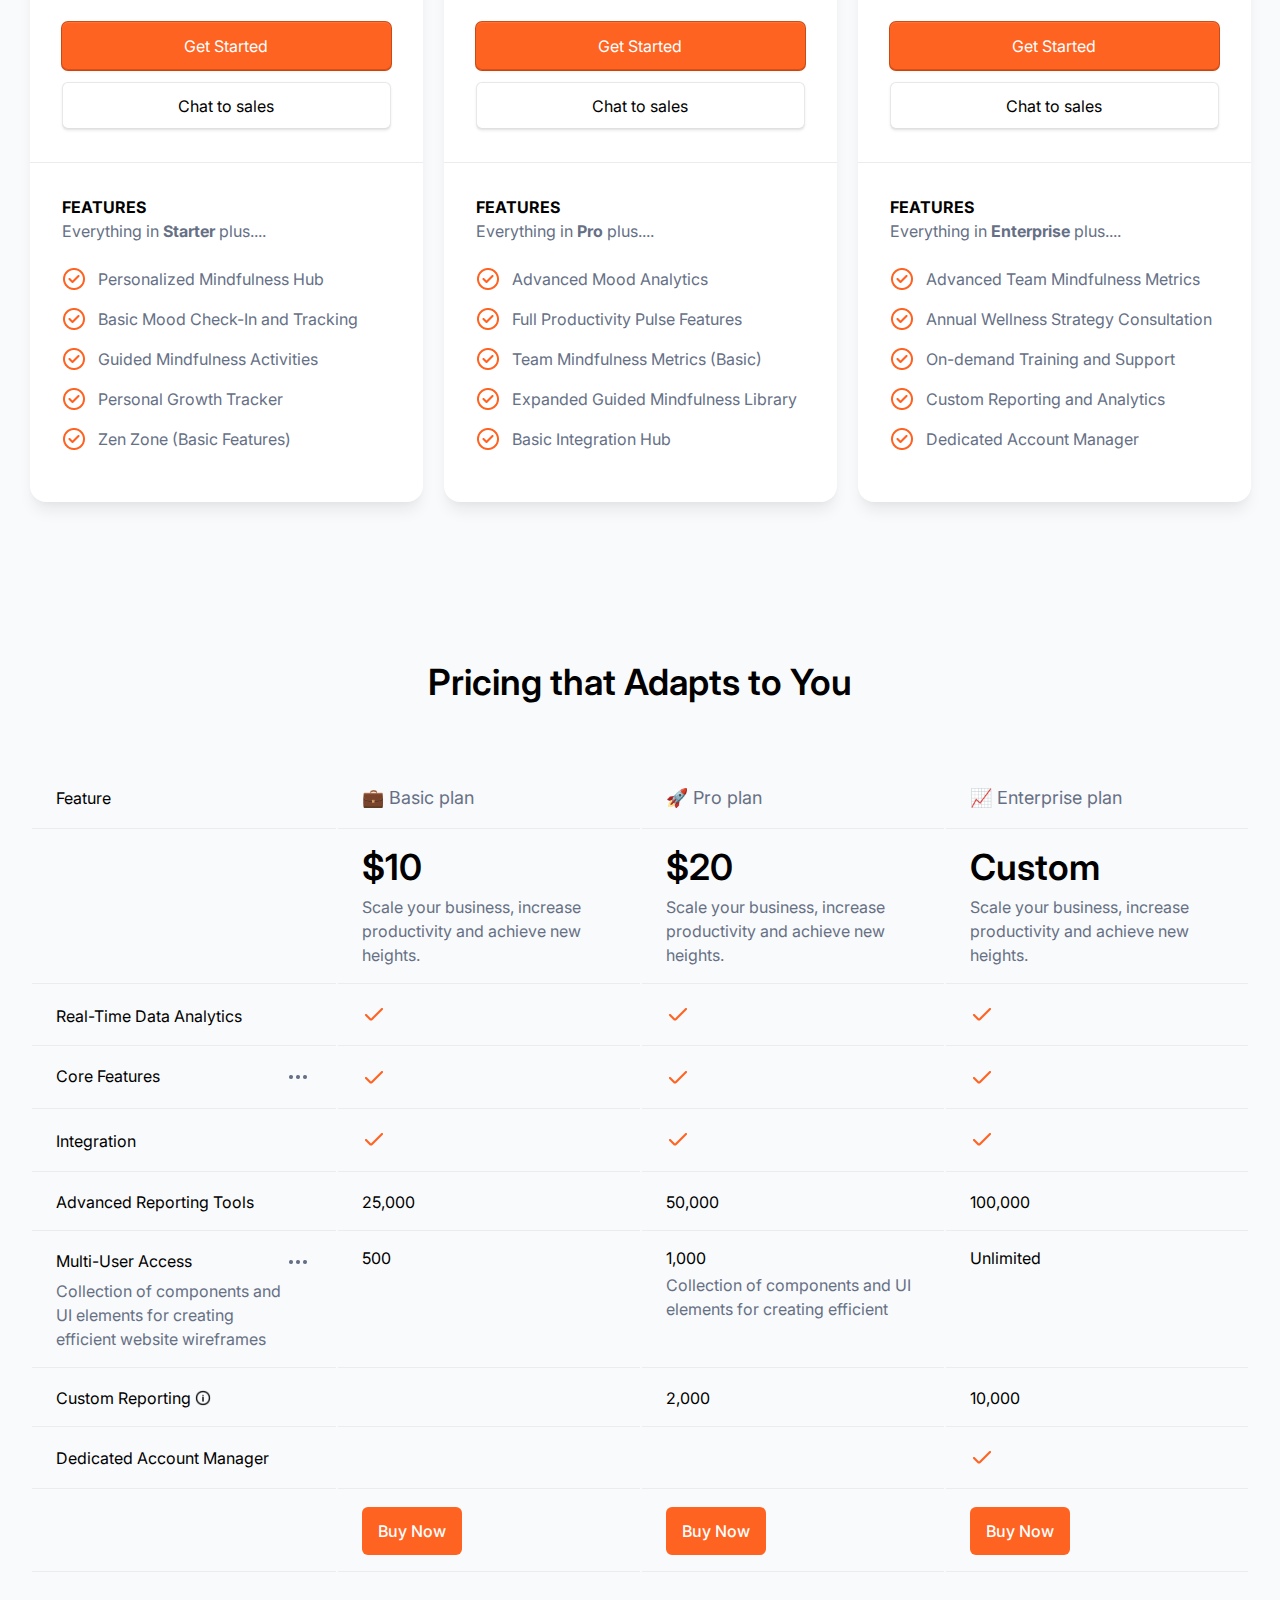
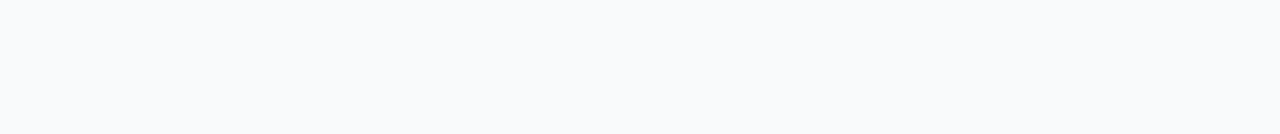
<file: pricing.html>
<!DOCTYPE html>
<html>
    
    <head>
        <meta charset="utf-8">
        <link rel="stylesheet" href="normalize.css">
        <link rel="stylesheet" href="style.css">
    </head>

    <body> 
    <div class="content">
        <header>
            <div class="header">
                <div class="logo">
                    <a href="index.html"><img src="images/Company-logo.svg"></a>
                </div>
                <div class="menu">
                    <nav>
                    <a href="feature.html" class="menu-link">Products<img src="images/button-icon.svg"></a>
                    <a href="pricing.html">Pricing</a>
                    <a href="#">FAQs</a>
                    <a href="#" class="menu-link">Resources<img src="images/button-icon.svg"></a>
                    </nav>
                </div>
                <div class="buttons">
                    <button class="button"><div style="width: 73px;">Book a call</div><img src="images/arrow-right.svg"></button>
                </div>
            </div>
        </header>

        <div class="pricing-header">
            <h1>Choose the Right Plan for Your Financial Management Needs</h1>
            <p>Zenify offers flexible pricing plans designed to accommodate businesses of all sizes. Unlock the power of real-time financial insights and seamless integrations today!</p>
            <img src="images/pricing-img.png">
        </div>
    </div>

    <div class="pricing-plans">
        <h1>Pricing Plans</h1>
        <p>Choose the Perfect Plan for Your Financial Needs</p>
    </div>

    <div class="pricing">
            <div class="pricing-plan">
                <div class="check">
                <div class="plan-name"><img src="images/briefcase_1f4bc.png"><p>Basic plan</p></div>
                <div class="price"><p>$10</p><p>per month</p></div>
                <p class="teams">Teams of up to 20 members</p>
                <div class="pricing-buttons"><button class="button4">Get Started</button>
                <button class="button5">Chat to sales</button></div>
                </div>
                <div class="check2">
                <p class="features">FEATURES</p>
                <p class="plan-features">Everything in <b>Starter</b> plus....</p>
                <div class="checkboxes">
                <div class="checkbox">
                    <img src="images/Check-icon.png"><p>Personalized Mindfulness Hub</p>
                </div>
                <div class="checkbox">
                    <img src="images/Check-icon.png"><p>Basic Mood Check-In and Tracking</p>
                </div>
                <div class="checkbox">
                    <img src="images/Check-icon.png"><p>Guided Mindfulness Activities</p>
                </div>
                <div class="checkbox">
                    <img src="images/Check-icon.png"><p>Personal Growth Tracker</p>
                </div>
                <div class="checkbox">
                    <img src="images/Check-icon.png"><p>Zen Zone (Basic Features)</p>
                </div>
                </div>
                </div>
            </div>
            <div class="pricing-plan">
                <div class="check">
                <div class="popular-plan"><div class="plan-name"><img src="images/rocket_1f680.png"><p>Pro plan</p></div><p class="popular">Popular</p></div>
                <div class="price"><p>$20</p><p>per month</p></div>
                <p class="teams">Medium-sized businesses 100 employees</p>
                <div class="pricing-buttons"><button class="button4">Get Started</button>
                <button class="button5">Chat to sales</button></div>
                </div>
                <div class="check2">
                <p class="features">FEATURES</p>
                <p class="plan-features">Everything in <b>Pro</b> plus....</p>
                <div class="checkboxes">
                <div class="checkbox">
                    <img src="images/Check-icon.png"><p>Advanced Mood Analytics</p>
                </div>
                <div class="checkbox">
                    <img src="images/Check-icon.png"><p>Full Productivity Pulse Features</p>
                </div>
                <div class="checkbox">
                    <img src="images/Check-icon.png"><p>Team Mindfulness Metrics (Basic)</p>
                </div>
                <div class="checkbox">
                    <img src="images/Check-icon.png"><p>Expanded Guided Mindfulness Library</p>
                </div>
                <div class="checkbox">
                    <img src="images/Check-icon.png"><p>Basic Integration Hub</p>
                </div>
                </div>
                </div>
            </div>
            <div class="pricing-plan">
                <div class="check">
                <div class="plan-name"><img src="images/chart-increasing_1f4c8.png"><p>Enterprise plan</p></div>
                <div class="price"><p>Custom</p><p></p></div>
                <p class="teams">Large corporations (200+ employees)</p>
                <div class="pricing-buttons"><button class="button4">Get Started</button>
                <button class="button5">Chat to sales</button></div>
                </div>
                <div class="check2">
                <p class="features">FEATURES</p>
                <p class="plan-features">Everything in <b>Enterprise</b> plus....</p>
                <div class="checkboxes">
                <div class="checkbox">
                    <img src="images/Check-icon.png"><p>Advanced Team Mindfulness Metrics</p>
                </div>
                <div class="checkbox">
                    <img src="images/Check-icon.png"><p>Annual Wellness Strategy Consultation</p>
                </div>
                <div class="checkbox">
                    <img src="images/Check-icon.png"><p>On-demand Training and Support</p>
                </div>
                <div class="checkbox">
                    <img src="images/Check-icon.png"><p>Custom Reporting and Analytics</p>
                </div>
                <div class="checkbox">
                    <img src="images/Check-icon.png"><p>Dedicated Account Manager</p>
                </div>
                </div>
                </div>
            </div>
        </div>

            <div class="pricing-adapt">
                <h2>Pricing that Adapts to You</h2>
                <table class="pricing-table">
                <tr class="first-row">
                    <td class="left-column">Feature</td>
                    <td class="table-plan-name">💼 Basic plan</td>
                    <td class="table-plan-name">🚀 Pro plan</td>
                    <td class="table-plan-name">📈 Enterprise plan</td>
                </tr>

                <tr class="second-row">
                    <td></td>
                    <td class="price-cell">
                        <h3>$10</h3>
                        <p>Scale your business, increase productivity and achieve new heights.</p>
                    </td>
                    <td class="price-cell">
                        <h3>$20</h3>
                        <p>Scale your business, increase productivity and achieve new heights.</p>
                    </td>
                    <td class="price-cell">
                        <h3>Custom</h3>
                        <p>Scale your business, increase productivity and achieve new heights.</p>
                    </td>
                </tr>

                <tr class="third-row">
                    <td class="left-column">Real-Time Data Analytics</td>
                    <td><img src="images/check.png"></td>
                    <td><img src="images/check.png"></td>
                    <td><img src="images/check.png"></td>
                </tr>

                <tr class="fourth-row">
                    <td class="left-column" style="display: flex; justify-content: space-between;"><p>Core Features</p><img src="images/Dropdown.png"></td>
                    <td><img src="images/check.png"></td>
                    <td><img src="images/check.png"></td>
                    <td><img src="images/check.png"></td>
                </tr>

                <tr class="row-five">
                    <td class="left-column">Integration</td>
                    <td><img src="images/check.png"></td>
                    <td><img src="images/check.png"></td>
                    <td><img src="images/check.png"></td>
                </tr>

                <tr class="row-six">
                    <td class="left-column">Advanced Reporting Tools</td>
                    <td>25,000</td>
                    <td>50,000</td>
                    <td>100,000</td>
                </tr>

                <tr class="row-seven">
                    <td class="left-column" style="display: flex; justify-content: space-between; align-items: flex-start;">
                        <div>
                            <p>Multi-User Access</p>
                            <span>Collection of components and UI elements for creating efficient website wireframes</span>
                        </div>
                        <img src="images/Dropdown.png">
                    </td>
                    <td style="vertical-align: top;">500</td>
                    <td style="vertical-align: top;">
                        <p>1,000</p>
                        <span>Collection of components and UI elements for creating efficient</span>
                    </td>
                    <td style="vertical-align: top;">Unlimited</td>
                </tr>

                <tr class="row-eight">
                    <td class="left-column" style="display: flex; align-items: center; gap: 4px;"><p>Custom Reporting</p><img src="images/information.png"></td>
                    <td></td>
                    <td>2,000</td>
                    <td>10,000</td>
                </tr>

                <tr class="row-nine">
                    <td class="left-column">Dedicated Account Manager</td>
                    <td></td>
                    <td></td>
                    <td><img src="images/check.png"></td>
                </tr>

                <tr class="button-row">
                    <td></td>
                    <td>
                        <button>Buy Now</button>
                    </td>
                    <td>
                        <button>Buy Now</button>
                    </td>
                    <td>
                        <button>Buy Now</button>
                    </td>
                </tr>
                
            </table>
            </div>
</file>
<file: style.css>
* {
    box-sizing: border-box;
}
p, h1,h2,h3,h4,h5,h6 {
    margin: 0;
}

@font-face {
    font-family: Inter;
    src: url('./fonts/Inter.ttf') format('truetype');
    font-style: normal;     
}
@font-face {
    font-family: Inter;
    src: url('./fonts/Inter-italic.ttf') format('truetype');
    font-style: italic;     

}

body {
    padding-top: 33px;
    background-color: #F9FAFB;
}

.content {
    padding-left: 30px;
    padding-right: 30px;
}

.logo a {
    display: flex;
    align-items: center;
}

header {
    position: fixed;
    top: 68px;
    z-index: 1000;
    left: 50%;
    transform: translateX(-50%);
}

.header {
    background-color: white;
    height: 66px;
    width: 745px;
    margin-left: auto;
    margin-right: auto;
    display: flex;
    justify-content: space-between;
    align-items: center;
    padding: 10px 20px;
    border-radius: 18px;
}

.menu nav{
    display: flex;
    align-items: end;
    justify-content: space-between;
    gap: 24px;
    width: 375px;
}

.menu a {
    font-family: Inter;
    color: black;
    font-size: 16px;
    text-decoration: none;
    font-weight: 600;
    display: flex;
    justify-content: space-between;
    gap: 6px;
}

.menu-link {
    display: inline-flex;
    align-items: center;
}

.button {
    height: 36px;
    width: 123px;
    border-radius: 6px;
    border: none;
    padding-left: 12px;
    padding-right: 12px;
    display: inline-flex;
    gap: 6px;
    align-items: center;
    font-family: "Inter", "Helvetica Nue", sans-serif;
    color: white;
    font-size: 14px;
    font-weight: 500;
    background-color: #FF6321;
    cursor: pointer;
    box-shadow: 0px 1px 3px 0px #0000001A,
    0px -1px 0px 0px #D95017 inset,
    0px 1px 0.75px 0px #FFFFFF1F inset,
    0px 0px 0px 1px #CF4E17;
}

.button img, .menu img, .button2 img {
    height: 20px;
    width: 20px;
}

.header-wrapper {
    background-image: url(./images/Rectangle.webp);
    background-size: cover;
    border-radius: 24px;
    height: 1093px;
}

.main {
    padding-top: 180px;
    display: flex;
    flex-direction: column;
    justify-content: center;
}

.info {
    display: flex;
    flex-direction: column;
    align-items: center;
    justify-content: space-between;
    height: 368px;
}

.goodbye {
    background-color: #FFFFFF6E;
    width: 322px;
    height: 36px;
    border-radius: 10px;
    display: inline-flex;
    align-items: center;
    justify-content: space-between;
    gap: 10px;
    padding-left: 12px;
    padding-right: 12px;
    font-family: "Inter", "Helvetica Nue", sans-serif;
    font-size: 14px;
    font-weight: 400;
    color: black;
}

.goodbye img {
    height: 19px;
    width: 19px;
    opacity: 100%;
}

.title {
    font-family: "Inter", "Helvetica Nue", sans-serif;
    font-size: 50px;
    font-weight: 600;
    color: white;
    width: 919px;
    line-height: 60px;
    text-align: center;
}

.subtitle {
    font-family: "Inter", "Helvetica Nue", sans-serif;
    font-size: 20px;
    font-weight: 400;
    color: white;
    width: 649px;
    line-height: 30px;
    text-align: center;
    letter-spacing: 1px;
}

.new-buttons {
    display: inline-flex;
    justify-content: space-between;
    gap: 16px;
}

.button2 {
    height: 36px;
    width: 201px;
    border-radius: 6px;
    border: none;
    padding-left: 12px;
    padding-right: 12px;
    display: inline-flex;
    gap: 6px;
    align-items: center;
    font-family: "Inter", "Helvetica Nue", sans-serif;
    color: white;
    font-size: 14px;
    font-weight: 500;
    background-color: #FF6321;
    cursor: pointer;
    box-shadow: 0px 1px 3px 0px #0000001A,
    0px -1px 0px 0px #D95017 inset,
    0px 1px 0.75px 0px #FFFFFF1F inset,
    0px 0px 0px 1px #CF4E17;
}

.button3 {
    width: 141px;
    height: 36px;
    border-radius: 6px;
    border: none;
    display: flex;
    justify-content: space-around;
    align-items: center;
    font-family: "Inter", "Helvetica Nue", sans-serif;
    font-size: 14px;
    font-weight: 500;
    cursor: pointer;
    box-shadow: 0px -1px 0px 0px #0000001F inset,
    0px 1px 3px 0px #0B132412;
}

.testimonials {
    display: inline-flex;
    justify-content: space-between;
    gap: 5px;
}

.photos img {
    height: 34px;
    width: 34px;
    object-fit: cover;
    margin-left: -14px;
    position: relative;
}

.review {
    display: flex;
    flex-direction: column;
    justify-content: center;
}

.stars {
    display: inline-flex;
}

.star {
    height: 16px;
    width: 16px;
    display: flex;
    align-items: center;
    justify-content: center;
}

.trusted {
    font-family: "Inter", "Helvetica Nue", sans-serif;
    font-size: 12px;
    font-weight: 400;
    line-height: 140%;
    color: white;
}

.main-pic img {
    width: 1019px;
}

.main-pic {
    display: flex;
    justify-content: center;
    align-items: center;
    position: relative;
    margin-top: -15px;
}

.industry {
    display: flex;
    flex-direction: column;
    justify-content: center;
    align-items: center;
    padding-top: 96px;
    padding-bottom: 96px;
    gap: 32px;
}

.industryText {
    font-family: "Inter", "Helvetica Nue", sans-serif;
    font-size: 20px;
    font-weight: 400;
    line-height: 30px;
    color: #667085;
}

.industryLogos {
    display: inline-flex;
    justify-content: space-between;
    flex-wrap: wrap;
    gap: 47px;
}

.why-pic {
    margin: 0 auto 64px auto;
    height: 576px;
    background-image: url(./images/why-img.png);
    max-width: 1225px;
}

.why {
    display: flex; 
    flex-direction: row;
    justify-content: center;
    flex-wrap: wrap;
    margin: 0 auto 96px auto;
    max-width: 1247px;
}

.why-card {
    display: flex;
    flex-direction: column;
    padding: 11px 0px 29px 20px;
    justify-content: flex-start;
    width: 405px;
    border-right: 1px solid rgba(0, 0, 0, 0.11);
    border-bottom: 1px solid rgba(0, 0, 0, 0.11);
}

.why-card-right {
    display: flex;
    flex-direction: column;
    padding: 11px 0px 29px 20px;
    justify-content: flex-start;
    width: 405px;
    border-bottom: 1px solid rgba(0, 0, 0, 0.11);
}

.why-card-bottom {
    display: flex;
    flex-direction: column;
    padding: 11px 0px 29px 20px;
    justify-content: flex-start;
    width: 405px;
    border-right: 1px solid rgba(0, 0, 0, 0.11);
}

.why-card-bottom-right {
    display: flex;
    flex-direction: column;
    padding: 11px 0px 29px 20px;
    justify-content: flex-start;
    width: 405px;
}

.why-heading h2 {
    font-family: "Inter", "Helvetica Nue", sans-serif;
    font-size: 20px;
    font-weight: 700;
    line-height: 30px;
    margin-bottom: 16px;
}

.why-img {
    height: 40px;
    width: 40px;
    margin-bottom: 22px;
}

.why-text {
    font-family: "Inter", "Helvetica Nue", sans-serif;
    font-size: 18px;
    font-weight: 400;
    line-height: 28px;
    color: #667085;
}

.help {
    display: flex;
    flex-direction: column;
    justify-content: center;
    align-items: center;
    gap: 20px;
    padding-top: 96px;
    padding-bottom: 64px;
}

.help h1 {
    font-family: "Inter", "Helvetica Nue", sans-serif;
    font-size: 36px;
    font-weight: 600;
    line-height: 40px;
}

.help p {
    font-family: "Inter", "Helvetica Nue", sans-serif;
    font-size: 20px;
    font-weight: 400;
    line-height: 30px;
    color: #667085;
    width: 708px;
    text-align: center;
}

.proList {
    display: flex;
    flex-direction: column;
    justify-content: center;
    align-items: center;
    padding-bottom: 96px;
}

.pros {
    display: inline-flex;
    justify-content: space-between;
    gap: 20px;
    width: 1221px;
}

.pro {
    background-color: #EAEAEA;
    height: 394px;
    width: 389px;
    border-radius: 12px;
    display: flex;
    flex-direction: column;
    justify-content: center;
    align-items: center;
}

.pro img {
    width: 350px;
}

.card-name {
    font-family: "Inter", "Helvetica Nue", sans-serif;
    font-weight: 400;
    font-size: 24px;
    line-height: 32px;
    margin-top: 21px;
}

.card-text {
    font-family: "Inter", "Helvetica Nue", sans-serif;
    font-weight: 400;
    font-size: 18px;
    line-height: 28px;
    color: #667085;
    text-align: center;
    margin-top: 16px;
    padding-left: 20px;
    padding-right: 20px;
}

.cards {
    display: flex;
    flex-direction: column;
    justify-content: space-between;
    align-items: center;
    gap: 20px;
    padding-bottom: 96px;
}

.big-cards {
    display: inline-flex;
    justify-content: space-between;
    gap: 20px;
    width: 1221px;
}

.small-cards {
    display: inline-flex;
    justify-content: space-between;
    gap: 20px;
    width: 1221px;
}

.big-card {
    background-color: #EAEAEA;
    height: 565px;
    width: 600.5px;
    border-radius: 12px;
    display: flex;
    flex-direction: column;
    justify-content: center;
    align-items: center;
}

.small-card {
    background-color: #EAEAEA;
    height: 402px;
    width: 394px;
    border-radius: 12px;
    display: flex;
    flex-direction: column;
    justify-content: center;
    align-items: center;
}

.big-card img {
    height: 400px;
}

.small-card img {
    height: 237px;
}

.pricing {
    padding-bottom: 96px;
    display: flex;
    justify-content: center;
    gap: 21px;
    height: 680px;
    margin-bottom: 96px;
}

.pricing-plan {
    display: flex;
    flex-direction: column;
    background-color: white;
    height: 680px;
    width: 393px;
    border-radius: 16px;
    box-shadow: 0px 4px 6px -2px #10182808,
    0px 12px 16px -4px #10182814;
}

.pricing-plan img {
    height: 20px;
}

.check {
    border-bottom: 1px solid #EAECF0;
    padding: 32px;
}

.plan-name p {
    font-family: "Inter", "Helvetica Nue", sans-serif;
    font-weight: 400;
    font-size: 18px;
    line-height: 15px;
    color: #667085;
}

.plan-name {
    display: inline-flex;
    align-items: flex-end;
    gap: 6px;
    margin-bottom: 16px;
}

.popular-plan {
    display: flex;
    justify-content: space-between;
    align-items: flex-start;
}

.popular {
    width: 76px;
    height: 28px;
    background-color: #FFF0E9;
    border-radius: 16px;
    text-align: center;
    color: #FF6321;
    font-family: "Inter", "Helvetica Nue", sans-serif;
    font-weight: 500;
    font-size: 14px;
    line-height: 20px;
    display: flex;
    align-items: center;
    justify-content: center;
}

.price {
    display: flex;
    align-items: flex-end;
    gap: 4px;
    font-family: "Inter", "Helvetica Nue", sans-serif;
    margin-bottom: 16px;
}

.price p:first-child {
    font-weight: 600;
    font-size: 50px;
    line-height: 60px;
}

.price p:last-child {
    font-weight: 400;
    font-size: 16px;
    line-height: 24px;
    color: #667085;
    padding-bottom: 6px;
}

.teams {
    font-family: "Inter", "Helvetica Nue", sans-serif;
    font-weight: 400;
    font-size: 16px;
    line-height: 24px;
    color: #667085;
    margin-bottom: 32px;
}

.pricing-buttons {
    display: flex;
    flex-direction: column;
    gap: 12px;
    width: 100%;
    text-align: center;
    font-family: "Inter", "Helvetica Nue", sans-serif;
    font-size: 16px;
    font-weight: 500;
    line-height: 24px;
}

.button4 {
    background-color: #FF6321;
    color: white;
    height: 48px;
    cursor: pointer;
    border-radius: 6px;
    border: none;
    box-shadow: 0px 1px 3px 0px #0000001A,
    0px -1px 0px 0px #D95017 inset,
    0px 1px 0.75px 0px #FFFFFF1F inset,
    0px 0px 0px 1px #CF4E17; 
}


.button5 {
    background-color: white;
    height: 48px;
    cursor: pointer;
    border-radius: 6px;
    border: 1px solid #00000017;
    box-shadow: 0px -1px 0px 0px #0000001F inset,
    0px 1px 3px 0px #0B132412;
}

.check2 {
    padding: 32px;
}

.features {
    font-family: "Inter", "Helvetica Nue", sans-serif;
    font-size: 16px;
    font-weight: 700;
    line-height: 24px;
}

.plan-features {
    font-family: "Inter", "Helvetica Nue", sans-serif;
    font-weight: 400;
    font-size: 16px;
    line-height: 24px;
    color: #667085;
    margin-bottom: 24px;
}

.checkboxes {
    display: flex;
    flex-direction: column;
    gap: 16px;
}

.checkbox {
    display: inline-flex;
    gap: 12px;
    align-items: center;;
}

.checkbox img {
    height: 24px;
    width: 24px;
}

.checkbox p {
    font-family: "Inter", "Helvetica Nue", sans-serif;
    font-weight: 400;
    font-size: 16px;
    line-height: 24px;
    color: #667085;
}

.reviews {
    display: flex;
    justify-content: center;
    gap: 20px;
    margin-bottom: 192px;
}

.review-column {
    display: flex;
    flex-direction: column;
    gap: 20px;
    width: 393px;
}

.review2 {
    border: 1px solid #DCDCDC;
    border-radius: 26px;
    padding: 24px;
}

.person {
    display: inline-flex;
    justify-content: flex-start;
    gap: 9px;
}

.person-pic {
    height: 55px;
    width: 55px;
}

.person-info {
    display: flex;
    flex-direction: column;
    gap: 4px;
}

.person-name {
    font-family: "Inter", "Helvetica Nue", sans-serif;
    font-weight: 400;
    font-size: 18px;
    line-height: 28px;
}

.person-job {
    font-family: "Inter", "Helvetica Nue", sans-serif;
    font-weight: 400;
    font-size: 16px;
    line-height: 24px;
    color: #667085;
}

.rate {
    display: flex;
    justify-content: flex-start;
    gap: 4px;
    padding-top: 16px;
    padding-bottom: 16px;
}

.rate img {
    height: 20px;
    width: 20px;
}

.review-text p {
    font-family: "Inter", "Helvetica Nue", sans-serif;
    font-weight: 400;
    font-size: 18px;
    line-height: 28px;
    color: #667085;
    font-style: italic;
}

.CTA {
    display: flex;
    justify-content: center;
    gap: 22px;
    margin-bottom: 96px;
    height: 461px;
}

.CTA-text {
    display: flex;
    flex-direction: column;
    justify-content: center;
    align-items: flex-start;
    gap: 20px;
    width: 490px;
}

.CTA-text h1 {
    font-family: "Inter", "Helvetica Nue", sans-serif;
    font-weight: 600;
    font-size: 36px;
    line-height: 40px;
}

.CTA-text p {
    font-family: "Inter", "Helvetica Nue", sans-serif;
    font-weight: 400;
    font-size: 20px;
    line-height: 30px;
    color: #667085;
}

.CTA-text button {
    height: 40px !important;
}

.CTA-pic img {
    width: 700px;
}

.footer {
    padding-top: 96px;
    padding-bottom: 64px;
    border-top: 1px solid #DCDCDC;
    display: flex;
    justify-content: center;
    gap: 303px;
}

.company-footer {
    display: flex;
    flex-direction: column;
    gap: 32px;
    width: 320px;
}

.footer-logo {
    width: 91px;
}

.company-footer p {
    font-family: "Inter", "Helvetica Nue", sans-serif;
    font-weight: 400;
    font-size: 16px;
    line-height: 24px;
    color: #667085;
}

.socials {
    display: inline-flex;
    gap: 8px;
}

.social {
    height: 40px;
    width: 40px;
    background-color: #0000001A;
    border: 1px solid #A7A7A726;
    border-radius: 8px;
    display: flex;
    justify-content: center;
    align-items: center;

}

.social img{
    height: 24px;
    width: 24px;
}

.menu-footer {
    display: flex;
    justify-content: space-between;
    gap: 32px;
}

.section {
    display: flex;
    flex-direction: column;
    gap: 16px;
    width: 178px;
}

.section p {
    font-family: "Inter", "Helvetica Nue", sans-serif;
    font-weight: 600;
    font-size: 14px;
    line-height: 20px;
    color: #667085;
}

.sections {
    display: flex;
    flex-direction: column;
    gap: 12px;
}

.section a {
    font-family: "Inter", "Helvetica Nue", sans-serif;
    font-weight: 500;
    font-size: 16px;
    line-height: 24px;
    color: #667085;
    text-decoration: none;
}

.rights {
    padding-top: 32px;
    width: 1221px;
    border-top: 1px solid #DCDCDC;
    display: flex;
    justify-content: center;
    gap: 32px;
    font-family: "Inter", "Helvetica Nue", sans-serif;
    font-weight: 500;
    font-size: 16px;
    line-height: 24px;
    margin: 0 auto;
    padding-bottom: 48px;
}

.rights p, .rights a {
    font-family: "Inter", "Helvetica Nue", sans-serif;
    font-weight: 400;
    font-size: 16px;
    line-height: 24px;
    color: #98A2B3;
}

.rights div:first-child {
    width: 978px;
}

.feature-content {
    margin-top: 200px;
    display: flex;
    justify-content: center;
    flex-direction: column;
    align-items: center;
    max-width: 1220px;
    margin: 200px auto 0px auto;
}

.feature-main {
    display: flex;
    justify-content: center;
    flex-direction: column;
    align-items: center;
    gap: 20px;
}

.feature-title {
    display: flex;
    justify-content: center;
}

.feature-title p {
    font-family: "Inter", "Helvetica Nue", sans-serif;
    font-weight: 500;
    font-size: 40px;
    line-height: 42px;
    color: #000000;
}

.feature-desc {
    display: flex;
    justify-content: center;
}

.feature-desc p {
    font-family: "Inter", "Helvetica Nue", sans-serif;
    font-weight: 400;
    font-size: 20px;
    line-height: 30px;
    color: #667085;
    text-align: center;
    max-width: 656px;
}

.app-pic {
    max-width: 1220px;
    margin-top: 64px;
    margin-bottom: 192px;
    display: flex;
    justify-content: center;
}

.simplify {
    display: flex;
    flex-direction: row;
    align-items: center;
    gap: 64px;
    width: 1220px;
    margin-bottom: 192px;
}

.simplify-text {
    display: flex;
    flex-direction: column;
    gap: 32px;
    max-width: 505px;
}

.simplify-title {
    font-family: "Inter", "Helvetica Nue", sans-serif;
    font-weight: 500;
    font-size: 40px;
    line-height: 42px;
    color: #000000;
    max-width: 485px;
}

.simplify-desc {
    font-family: "Inter", "Helvetica Nue", sans-serif;
    font-weight: 400;
    font-size: 20px;
    line-height: 30px;
    color: #000000;
}

.simplify-img {
    display: flex;
    justify-content: center;
    align-items: center;
}

.simplify-pic img {
    max-width: 578px;
    padding-top: 26px;
    max-height: 374px;
}

.simplify-pic-2 {
    display: flex;
    justify-content: flex-start;
}

.simplify-pic-2 img {
    max-width: 551px;
}

.simplify-desc-list {
    display: flex;
    flex-direction: column;
    gap: 16px;
    width: 555px;
}

.line {
    display: flex;
    justify-content: row;
    align-items: center;
    gap: 13px;
}

.simplify-pic-3 {
    max-width: 575px;
}

.feature-final {
    display: flex;
    flex-direction: row;
    gap: 22px;
    align-items: center;
    margin-bottom: 96px;
    justify-content: space-between;
}

.final-text {
    display: flex;
    flex-direction: column;
    gap: 20px;
    max-width: 480px;
    font-family: "Inter", "Helvetica Nue", sans-serif;

}

.final-title {
    font-weight: 600;
    font-size: 36px;
    line-height: 40px;
    color: #000000;
}

.final-text {
    font-weight: 400;
    font-size: 20px;
    line-height: 30px;
    color: #667085;
}

.integration-section {
    display: flex;
    flex-direction: column;
    max-width: 1440px;
}

.integration-section {
    margin: 200px auto 0 auto;
    font-family: "Inter", "Helvetica Nue", sans-serif;
    padding: 0 110px 0 110px;
}

.integration-intro {
    display: flex;
    flex-direction: column;
    gap: 20px;
    margin-bottom: 64px;
}

.integration-title {
    font-weight: 500;
    font-size: 40px;
    line-height: 42px;
    color: #000000;
}

.integration-subtitle {
    font-weight: 400;
    font-size: 20px;
    line-height: 30px;
    color: #667085;
    max-width: 708px;
}

.services {
    display: flex;
    flex-direction: column;
    gap: 40px;
    margin-bottom: 192px;
}

.specific-services {
    display: flex;
    flex-direction: column;
    gap: 20px;
}

.services-desc {
    display: flex;
    flex-direction: row;
    justify-content: space-between;
}

.services-title {
    font-family: "Inter", "Helvetica Nue", sans-serif;
    font-weight: 500;
    font-size: 30px;
    line-height: 38px;
    color: black;
}

.services-desc {
    display: flex;
    flex-direction: row;
    justify-content: space-between;
    gap: 20.5px;
}

.service {
    display: flex;
    flex-direction: column;
    background-color: white;
    border-radius: 8px;
    border: 1px solid #EAECF0;
    padding: 16px;
    gap: 24px;
    width: 393px;
}

.service-name {
    display: flex;
    flex-direction: row;
    align-items: center;
    gap: 17px;
}

.service-name p {
    font-family: "Inter", "Helvetica Nue", sans-serif;
    font-weight: 700;
    font-size: 20px;
    line-height: 30px;
    font-style: bold;
    color: black;
}

.service-info p {
    font-family: "Inter", "Helvetica Nue", sans-serif;
    font-weight: 400;
    font-size: 18px;
    line-height: 28px;
    color: #667085;
}

.about-us {
    display: flex;
    flex-direction: column;
    justify-content: center;
    max-width: 1220px;
    margin: 200px auto 0px auto;
    
}
.about-header {
    display: flex;
    flex-direction: column;
    gap: 20px;
    max-width: 700px;
    margin-bottom: 64px;
}

.about-title {
    font-family: "Inter", "Helvetica Nue", sans-serif;
    font-weight: 500;
    font-size: 40px;
    line-height: 42px;
    color: #000000;
}

.about-subtitle {
    font-family: "Inter", "Helvetica Nue", sans-serif;
    font-weight: 400;
    font-size: 20px;
    line-height: 30px;
    color: #667085;
}

.get-in-touch {
    width: 126px;
    height: 48px;
    border-radius: 6px;
    display: flex;
    justify-content: space-around;
    align-items: center;
    font-family: "Inter", "Helvetica Nue", sans-serif;
    font-size: 16px;
    font-weight: 500;
    color: #4E4E4E;
    cursor: pointer;
    box-shadow: 0px -1px 0px 0px #0000001F inset, 0px 1px 3px 0px #0B132412;
border: 1px solid #00000017;
    background-color: #FFFFFF;
}

.about-photo {
    display: flex;
    justify-content: center;
    margin-bottom: 96px;
}

.numbers {
    display: flex;
    flex-direction: column;
    padding-top: 96px;
    padding-bottom: 96px;
    align-items: center;
    gap: 64px;
    position: relative;
    background-color: #EAEAEA99;
}

.numbers-title {
    font-family: "Inter", "Helvetica Nue", sans-serif;
    font-weight: 500;
    font-size: 40px;
    line-height: 42px;
}

.numbers-themselves {
    display: flex;
    flex-direction: row;
    gap: 20px;
    justify-content: flex-start;
    max-width: 1220px;
}

.number {
    width: 290px;
    display: flex;
    flex-direction: column;
    justify-content: center;
    align-items: center;
}

.numbers img {
    width: 24px;
    height: 24px;
}

.num {
    padding-top: 30px;
    font-family: "Inter", "Helvetica Nue", sans-serif;
    font-weight: 600;
    font-size: 50px;
    line-height: 60px;
}

.num-expl {
    font-family: "Inter", "Helvetica Nue", sans-serif;
    font-weight: 400;
    font-size: 24px;
    line-height: 32px;
    color: #667085;
}

.journey {
    margin: 96px auto;
    display: flex;
    flex-direction: column;
    align-items: flex-start;
    gap: 32px;
    max-width: 710px;
}

.span1, .span2 {
    font-family: "Inter", "Helvetica Nue", sans-serif;
    font-weight: 600;
    font-size: 50px;
    line-height: 60px;
    color:#000000;
}

.span1 {
    color: rgba(0, 0, 0, 0.5);
}

.journey-text {
    display: flex;
    flex-direction: column;
    gap: 60px;
}

.journey-text1 span {
    font-family: "Inter", "Helvetica Nue", sans-serif;
    font-weight: 400;
    font-size: 40px;
    line-height: 50px;
    color:#000000;
}

.journey-text2 span {
    font-family: "Inter", "Helvetica Nue", sans-serif;
    font-weight: 400;
    font-size: 40px;
    line-height: 50px;
}

.span-orange {
    color: #FF6321 !important;
    font-weight: 600 !important;
}

.emoji {
    color: rgba(0, 0, 0, 1);
}

.join-zenify {
    max-width: 1220px;
    background-image: url(./images/leaves.png);
    background-size: cover;
    border-radius: 24px;
    padding-left: 104px;
    padding-top: 71px;
    padding-bottom: 71px;
    margin: 0 auto 40px auto;
}

.join-texts {
    display: flex;
    flex-direction: column;
    gap: 60px;
    max-width: 550px;
}

.join-heading p {
    font-family: "Inter", "Helvetica Nue", sans-serif;
    font-weight: 500;
    font-size: 40px;
    line-height: 42px;
    color: white;
}

.join-lists-buttons {
    display: flex;
    flex-direction: column;
    gap: 27px;
}

.join-list {
    display: flex;
    flex-direction: column;
    gap: 14px;
}

.join-list span {
    font-family: "Inter", "Helvetica Nue", sans-serif;
    font-weight: 400;
    font-size: 24px;
    line-height: 32px;
    color: white;
}

.explorer-roles {
    width: 142px;
    height: 48px;
    border-radius: 6px;
    display: flex;
    justify-content: space-around;
    align-items: center;
    font-family: "Inter", "Helvetica Nue", sans-serif;
    font-size: 16px;
    line-height: 24px;
    font-weight: 500;
    color: white;
    cursor: pointer;
    box-shadow: 0px -1px 0px 0px #0000001F inset, 0px 1px 3px 0px #0B132412;
    border: 1px solid #00000017;
    background-color: #403F3F;
}

.get-in-touch-page {
    margin: 200px auto 96px auto;
    display: flex;
    flex-direction: row;
    justify-content: center;
    gap: 32px;
}

.contact-img {
    height: 722px;
    width: 594px;
    border-radius: 22px;
}

.contact-form {
    background-color: #EFEFEF;
    height: auto;
    width: 594px;
    border-radius: 22px;
    display: flex;
    flex-direction: column;
    gap: 20px;
    padding: 20px 20px 22px 20px;
}

.contact-header span {
    font-family: "Inter", "Helvetica Nue", sans-serif;
    font-size: 40px;
    line-height: 42px;
    font-weight: 500;
    color: black;
}

.contact-text span {
    font-family: "Inter", "Helvetica Nue", sans-serif;
    font-size: 20px;
    line-height: 30px;
    font-weight: 400;
    color: #667085;
}

.contact-info {
    display: flex;
    flex-direction: column;
    gap: 24px;
}

.contact-names {
    display: flex;
    flex-direction: row;
    gap: 32px;
}

.contact-name {
    display: flex;
    flex-direction: column;
    gap: 6px;
    width: 261px;
}

label {
    font-family: "Inter", "Helvetica Nue", sans-serif;
    font-size: 14px;
    line-height: 20px;
    font-weight: 500;
    color: #344054;
}

input {
    height: 44px;
    border-radius: 8px;
    border: 1px solid #D0D5DD;
    font-family: "Inter", "Helvetica Nue", sans-serif;
    font-size: 16px;
    line-height: 24px;
    font-weight: 400;
    color: #667085;
    padding-left: 14px;
    outline: none;
}

.contact-email, .contact-phone {
    display: flex;
    flex-direction: column;
    gap: 6px;
}

.error {
    font-family: "Inter", "Helvetica Nue", sans-serif;
    font-size: 14px;
    line-height: 24px;
    font-weight: 400;
    color: red;
}

.code-phone {
    display: flex;
    align-items: center;
    height: 44px;
    border: 1px solid #D0D5DD;
    border-radius: 8px;
    overflow: hidden;
    font-family: "Inter", "Helvetica Nue", sans-serif;
}

.code-phone select {
    border: none;
    background: white;
    height: 100%;
    padding: 0 10px;
    font-size: 16px;
    line-height: 24px;
    font-weight: 400;
    color: #101828;
    outline: none;
    cursor: pointer;
    border-radius: 8px 0 0 8px;
}

.code-phone input {
    border: none;
    flex: 1;
    height: 100%;
    padding-left: 14px;
    font-size: 16px;
    line-height: 24px;
    font-weight: 400;
    color: #667085;
    outline: none;
    border-radius: 0 8px 8px 0;
}

.code-phone select:focus,
.code-phone input:focus {
    outline: none;
}

.contact-message {
    display: flex;
    flex-direction: column;
    gap: 6px;
}

.contact-message input {
    height: 134px;
}

.checkbox2 {
    height: 20px;
    width: 20px;
    border-radius: 6px;
    border: 1px solid #D0D5DD;
    appearance: none;
    -webkit-appearance: none;
    -moz-appearance: none;
    background-color: white;
    display: inline-block;
    position: relative;
    cursor: pointer;
}

.checkbox2::after {
    content: "";
    position: absolute;
    left: 6px;
    top: 2px;
    width: 5px;
    height: 10px;
    border: solid white;
    border-width: 0 2px 2px 0;
    transform: rotate(45deg);
    opacity: 0;
    transition: opacity 0.2s ease;
}

.checkbox2:checked {
    background-color: #333;
    border-color: #333;
}

.checkbox2:checked::after {
    opacity: 1;
}

.contact-checkbox {
    display: flex;
    flex-direction: row;
    align-items: center;
    gap: 12px;
}

.contact-checkbox label {
    font-family: "Inter", "Helvetica Nue", sans-serif;
    font-size: 16px;
    line-height: 24px;
    font-weight: 400;
    color: #667085;
}

.contact-checkbox a {
    color: #667085 !important;
}

.contact-message textarea {
    height: 134px;
    border-radius: 8px;
    border: 1px solid #D0D5DD;
    font-family: "Inter", "Helvetica Nue", sans-serif;
    font-size: 16px;
    line-height: 24px;
    font-weight: 400;
    color: #667085;
    padding-left: 14px;
    padding-top: 10px;
    outline: none;
    resize: none;
}

.contact-button {
    margin-top: 8px;
}

.contact-btn {
    height: 48px;
    width: 100%;
    background-color: #403F3F;
    border-radius: 6px;
    font-family: "Inter", "Helvetica Nue", sans-serif;
    font-size: 16px;
    line-height: 24px;
    font-weight: 500;
    color: white;
    border: 1px solid #00000017;
    box-shadow: 0px -1px 0px 0px #0000001F inset, 0px 1px 3px 0px #0B132412;
}

button {
    cursor: pointer;
}

.career-intro {
    max-width: 1220px;
    margin: 200px auto 0 auto;
    display: flex;
    flex-direction: column;
    gap: 20px;
    margin-bottom: 64px;
}

.career-intro h1 {
    font-family: "Inter", "Helvetica Nue", sans-serif;
    font-size: 40px;
    line-height: 50px;
    font-weight: 500;
    max-width: 600px;
}

.career-intro p {
    font-family: "Inter", "Helvetica Nue", sans-serif;
    font-size: 20px;
    line-height: 30px;
    font-weight: 400;
    color: #667085;
    max-width: 700px;
}

.career-intro button {
    width: 133px;
    height: 48px;
    background-color: white;
    border-radius: 6px;
    border: 1px solid rgba(0, 0, 0, 0.09);
    box-shadow: 0px -1px 0px 0px rgba(0, 0, 0, 0.12) inset, 0px 1px 3px 0px rgba(11, 19, 36, 0.07);
    font-family: "Inter", "Helvetica Nue", sans-serif;
    font-size: 16px;
    line-height: 24px;
    font-weight: 500;
    color: #4E4E4E;
}

.career-hero {
    width: 1220px;
    height: 585px;
    margin: 0 auto;
    background-image: url(./images/career.png);
    margin-bottom: 192px;
}

.looking-for {
    margin: 0 auto;
    text-align: center;
    display: flex;
    flex-direction: column;
}

.looking-for h2 {
    font-family: "Inter", "Helvetica Nue", sans-serif;
    font-size: 40px;
    line-height: 42px;
    font-weight: 500;
}

.vacancies {
    display: flex; 
    flex-direction: column;
    gap: 23px;
    margin: 64px auto 96px auto;
}

.vacancy {
    display: flex;
    flex-direction: row;
    padding: 18px 24px;
    justify-content: space-between;
    background-color: #EDEDED;
    border-radius: 18px;
    width: 1220px;
}

.vacancies-left {
    display: flex;
    flex-direction: column;
    gap: 30px;
}

.vacancies-text {
    display: flex;
    flex-direction: column;
    gap: 14px;
}

.vacancies-text h2 {
    font-family: "Inter", "Helvetica Nue", sans-serif;
    font-size: 24px;
    line-height: 32px;
    font-weight: 400;
    text-align: left;
}

.vacancies-text p {
    font-family: "Inter", "Helvetica Nue", sans-serif;
    font-size: 18px;
    line-height: 28px;
    font-weight: 400;
    color: #667085;
    max-width: 760px;
    text-align: left;
}

.vacancies-info {
    display: flex;
    flex-direction: row;
    gap: 12px;
}

.vacancy-feature {
    display: flex;
    flex-direction: row;
    height: 40px;
    background-color: #E2E2E2;
    align-items: center;
    justify-content: center;
    border-radius: 4px;
    background-color: #E2E2E2;
    padding: 8px;
    gap: 7px;
}

.vacancy-feature img {
    height: 24px;
    width: 24px;
}

.vacancy-feature span {
    font-family: "Inter", "Helvetica Nue", sans-serif;
    font-size: 16px;
    line-height: 24px;
    font-weight: 400;
    color: #667085;
}

.vacancies-right {
    display: flex;
    align-items: center;
}

.vacancy-button {
    background-color: #403F3F;
    width: 115px;
    height: 48px;
    border-radius: 6px;
    border: 1px solid #00000017;
    box-shadow: 0px -1px 0px 0px rgba(0, 0, 0, 0.12) inset, 0px 1px 3px 0px rgba(11, 19, 36, 0.07);
    font-family: "Inter", "Helvetica Nue", sans-serif;
    font-size: 16px;
    line-height: 24px;
    font-weight: 500;
    color: white;
}

.blog-header {
    display: flex;
    flex-direction: column;
    margin: 200px auto 192px auto;
    max-width: 1220px;
}

.blog-header h1 {
    font-family: "Inter", "Helvetica Nue", sans-serif;
    font-size: 40px;
    line-height: 42px;
    font-weight: 500;
    margin-bottom: 20px;
}

.blog-header p {
    font-family: "Inter", "Helvetica Nue", sans-serif;
    color: #667085;
    max-width: 700px;
    margin-bottom: 20px;
}

.blog-p {
    font-size: 20px;
    line-height: 30px;
    font-weight: 400;
}

.privacy-policy a {
    color: #667085;
}

.privacy-policy {
    font-size: 14px;
    line-height: 20px;
    font-weight: 400;
}

.subscribe {
    display: flex;
    flex-direction: row;
    gap: 16px;
    margin-bottom: 6px;
}

.subscribe-email {
    width: 360px;
    height: 48px !important;
}

.subscribe-button {
    height: 48px;
    width: 110px;
    background-color: #FF6321;
    border-radius: 6px;
    box-shadow: 0px 1px 3px 0px #0000001A, 0px -1px 0px 0px #D95017 inset, 0px 1px 0.75px 0px #FFFFFF1F inset, 0px 0px 0px 1px #CF4E17;
    border: 0px;
    font-family: "Inter", "Helvetica Nue", sans-serif;
    font-size: 16px;
    line-height: 24px;
    font-weight: 500;
    color: white;
    cursor: pointer;
}

.blog-filters {
    max-width: 1220px;
    margin: 0 auto 64px auto;
    display: flex;
    flex-direction: row;
    justify-content: space-between;
}

.blog-filters input {
    height: 44px;
    width: 280px;
    background-color: white;
    border-radius: 8px;
    border: 1px solid #D0D5DD;
    background-image: url(./images/search-img.png);
    background-size: 15px;
    padding-left: 38px;
    background-repeat: no-repeat;
    background-position: 12px center;
}

.blog-filters select {
    height: 44px;
    width: 240px;
    background-color: white;
    border-radius: 8px;
    border: 1px solid #D0D5DD;
    background-image: 
    url(./images/arrow-down.png),
    url(./images/select-arrow.png);
    background-size: 15px;
    padding-left: 38px;
    background-repeat: no-repeat;
    background-position: 12px center, 206px center;
    font-family: "Inter", "Helvetica Nue", sans-serif;
    font-size: 16px;
    line-height: 24px;
    font-weight: 400;
    color: #101828;
    -webkit-appearance: none;
    -moz-appearance: none;
    appearance: none;
}

.blog-posts {
    margin: 0 auto 96px auto;
    max-width: 1220px;
    display: flex;
    flex-direction: row;
    flex-wrap: wrap;
    gap: 20px;
}

.blog-post {
    height: 516px;
    width: 600px;
    border-radius: 16px;
    background-color: white;
    border: 1px solid #EAECF0;
    display: flex;
    flex-direction: column;
    overflow: hidden;
}

.post-img {
    position: relative;
}

.blog-post img {
    width: 100%;
    height: 280px;
    object-fit: cover;
    display: block;
}

.gradient {
  position: absolute;
  bottom: 0;
  left: 0;
  width: 100%;
  height: 88px;
  background: #FFFFFF4D;
  backdrop-filter: blur(12px);
  border-top: 1px solid #FFFFFF80;
  display: flex;
  flex-direction: row;
  justify-content: space-between;
  padding: 24px;
}

.post-author {
    font-family: "Inter", "Helvetica Nue", sans-serif;
    font-size: 14px;
    line-height: 20px;
    font-weight: 400;
    color: white;
}

.post-topic {
    font-family: "Inter", "Helvetica Nue", sans-serif;
    font-size: 14px;
    line-height: 20px;
    font-weight: 700;
    color: white;
}

.post-text {
    padding: 32px 24px;
    display: flex;
    flex-direction: column;
    max-width: 552px;
    height: 236px;
    justify-content: space-between;
}

.post-text a {
    text-decoration: none;
}

.post-title {
    font-family: "Inter", "Helvetica Nue", sans-serif;
    font-size: 24px;
    line-height: 32px;
    font-weight: 400;
    margin-bottom: 12px;
}

.post-caption {
    font-family: "Inter", "Helvetica Nue", sans-serif;
    font-size: 16px;
    line-height: 24px;
    font-weight: 400;
    color: #667085;
}

.post-cta {
    display: flex;
    flex-direction: row;
    gap: 14px;
    align-items: center;
}

.post-cta p {
    font-family: "Inter", "Helvetica Nue", sans-serif;
    font-size: 16px;
    line-height: 24px;
    font-weight: 500;
    color: #FF6321;
}

.post-cta img {
    height: 11px;
    width: 11px;
}

select {
    cursor: pointer;
}

.details-blog {
    display: flex;
    flex-direction: column;
    margin: 200px auto 64px auto;
    max-width: 1220px;
    gap: 20px;
}

.details-blog h1 {
    font-family: "Inter", "Helvetica Nue", sans-serif;
    font-size: 40px;
    line-height: 42px;
    font-weight: 500;
}

.details-blog p {
    max-width: 708px;
    font-family: "Inter", "Helvetica Nue", sans-serif;
    font-size: 20px;
    line-height: 30px;
    font-weight: 400;
    color: #667085;
}

.author {
    display: flex;
    flex-direction: row;
    justify-content: space-between;
    padding: 22px;
    height: 137px;
    background-color: #EEEEEE;
    border-radius: 12px;
    max-width: 1220px;
    align-items: center;
}

.date-author {
    display: flex;
    flex-direction: column;
    gap: 25px;
}

.date-author span {
    font-family: "Inter", "Helvetica Nue", sans-serif;
    font-size: 14px;
    line-height: 20px;
    font-weight: 400;
    color: #5F6D7E;
}

.author-info {
    display: flex;
    flex-direction: row;
    gap: 14px;
}

.author-info img {
    width: 48px;
    height: 48px;
}

.author-name {
    display: flex;
    flex-direction: column;
}

.author-name p {
    font-family: "Inter", "Helvetica Nue", sans-serif;
    font-size: 16px;
    line-height: 24px;
    font-weight: 400;
    color: #000000;
}

.author-name span {
    font-family: "Inter", "Helvetica Nue", sans-serif;
    font-size: 16px;
    line-height: 24px;
    font-weight: 400;
    color: #667085;
}

.author-socials {
    display: flex;
    flex-direction: row;
    gap: 24px;
}

.author-socials img {
    height: 24px;
    width: 24px;
}

.blog-post-text {
    display: flex;
    flex-direction: column;
    margin: 0 auto 128px auto;
    max-width: 1220px;
}

.blog-post-text h2 {
    font-family: "Inter", "Helvetica Nue", sans-serif;
    font-size: 24px;
    line-height: 32px;
    font-weight: 700;
    color: #101828;
    margin-bottom: 16px;
}

.blog-post-text p {
    font-family: "Inter", "Helvetica Nue", sans-serif;
    font-size: 18px;
    line-height: 28px;
    font-weight: 400;
    color: #667085;
    margin-bottom: 64px;
    max-width: 1193px;
}

.recent-posts {
    display: flex;
    flex-direction: column;
    gap: 64px;
    margin: 0 auto;
    max-width: 1220px;
}

.recent-header {
    font-family: "Inter", "Helvetica Nue", sans-serif;
    font-size: 30px;
    line-height: 38px;
    font-weight: 500;
}

.pricing-header {
    display: flex;
    flex-direction: column;
    margin: 200px auto 96px auto;
    max-width: 1220px;
}

.pricing-header h1 {
    max-width: 600px;
    font-family: "Inter", "Helvetica Nue", sans-serif;
    font-size: 40px;
    line-height: 42px;
    font-weight: 500;
    margin-bottom: 20px;
}

.pricing-header p {
    font-family: "Inter", "Helvetica Nue", sans-serif;
    font-size: 20px;
    line-height: 30px;
    font-weight: 400;
    color: #667085;
    max-width: 690px;
    margin-bottom: 64px;
}

.pricing-plans {
    display: flex;
    flex-direction: column;
    margin: 0 auto;
    align-items: center;
    padding-top: 96px;
}

.pricing-plans h1 {
    font-family: "Inter", "Helvetica Nue", sans-serif;
    font-size: 36px;
    line-height: 40px;
    font-weight: 600;
}

.pricing-plans p {
    font-family: "Inter", "Helvetica Nue", sans-serif;
    font-size: 20px;
    line-height: 30px;
    font-weight: 400;
    color: #667085;
    margin-top: 20px; 
    margin-bottom: 64px;
}

.pricing-adapt {
    margin: 160px auto 160px auto;
    max-width: 1220px;
    display: flex;
    flex-direction: column;
    align-items: center;
}

.pricing-adapt h2 {
    font-family: "Inter", "Helvetica Nue", sans-serif;
    font-size: 36px;
    line-height: 40px;
    font-weight: 600;
    margin-bottom: 64px;
}

.pricing-table {
    max-width: 1280px;
    margin: 0 auto;
}

.pricing-table td {
    width: 304px;
    padding: 16px 24px;
    border-bottom: 1px solid #EAECF0;
    font-family: "Inter", "Helvetica Nue", sans-serif;
}

.first-row {
    height: 60px;
}

.left-column {
    font-size: 16px;
    line-height: 24px;
    font-weight: 400;
}

.table-plan-name {
    font-size: 18px;
    line-height: 28px;
    font-weight: 400;
    color: #667085;
}

.price-cell h3{
    font-size: 36px;
    line-height: 40px;
    font-weight: 600;
    margin-bottom: 8px;
}

.price-cell p {
    font-size: 16px;
    line-height: 24px;
    font-weight: 400;
    color: #667085;
}

.row-seven span {
    font-size: 16px;
    line-height: 24px;
    font-weight: 400;
    color: #667085;
    margin-top: 6px;
    display: block;
}

.row-eight img {
    height: 16px;
    width: 16px;
}

.button-row button {
    background-color: #FF6321;
    width: 100px;
    height: 48px;
    border-radius: 6px;
    border: none;
    font-size: 16px;
    line-height: 24px;
    font-weight: 500;
    color: white;
}
</file>
